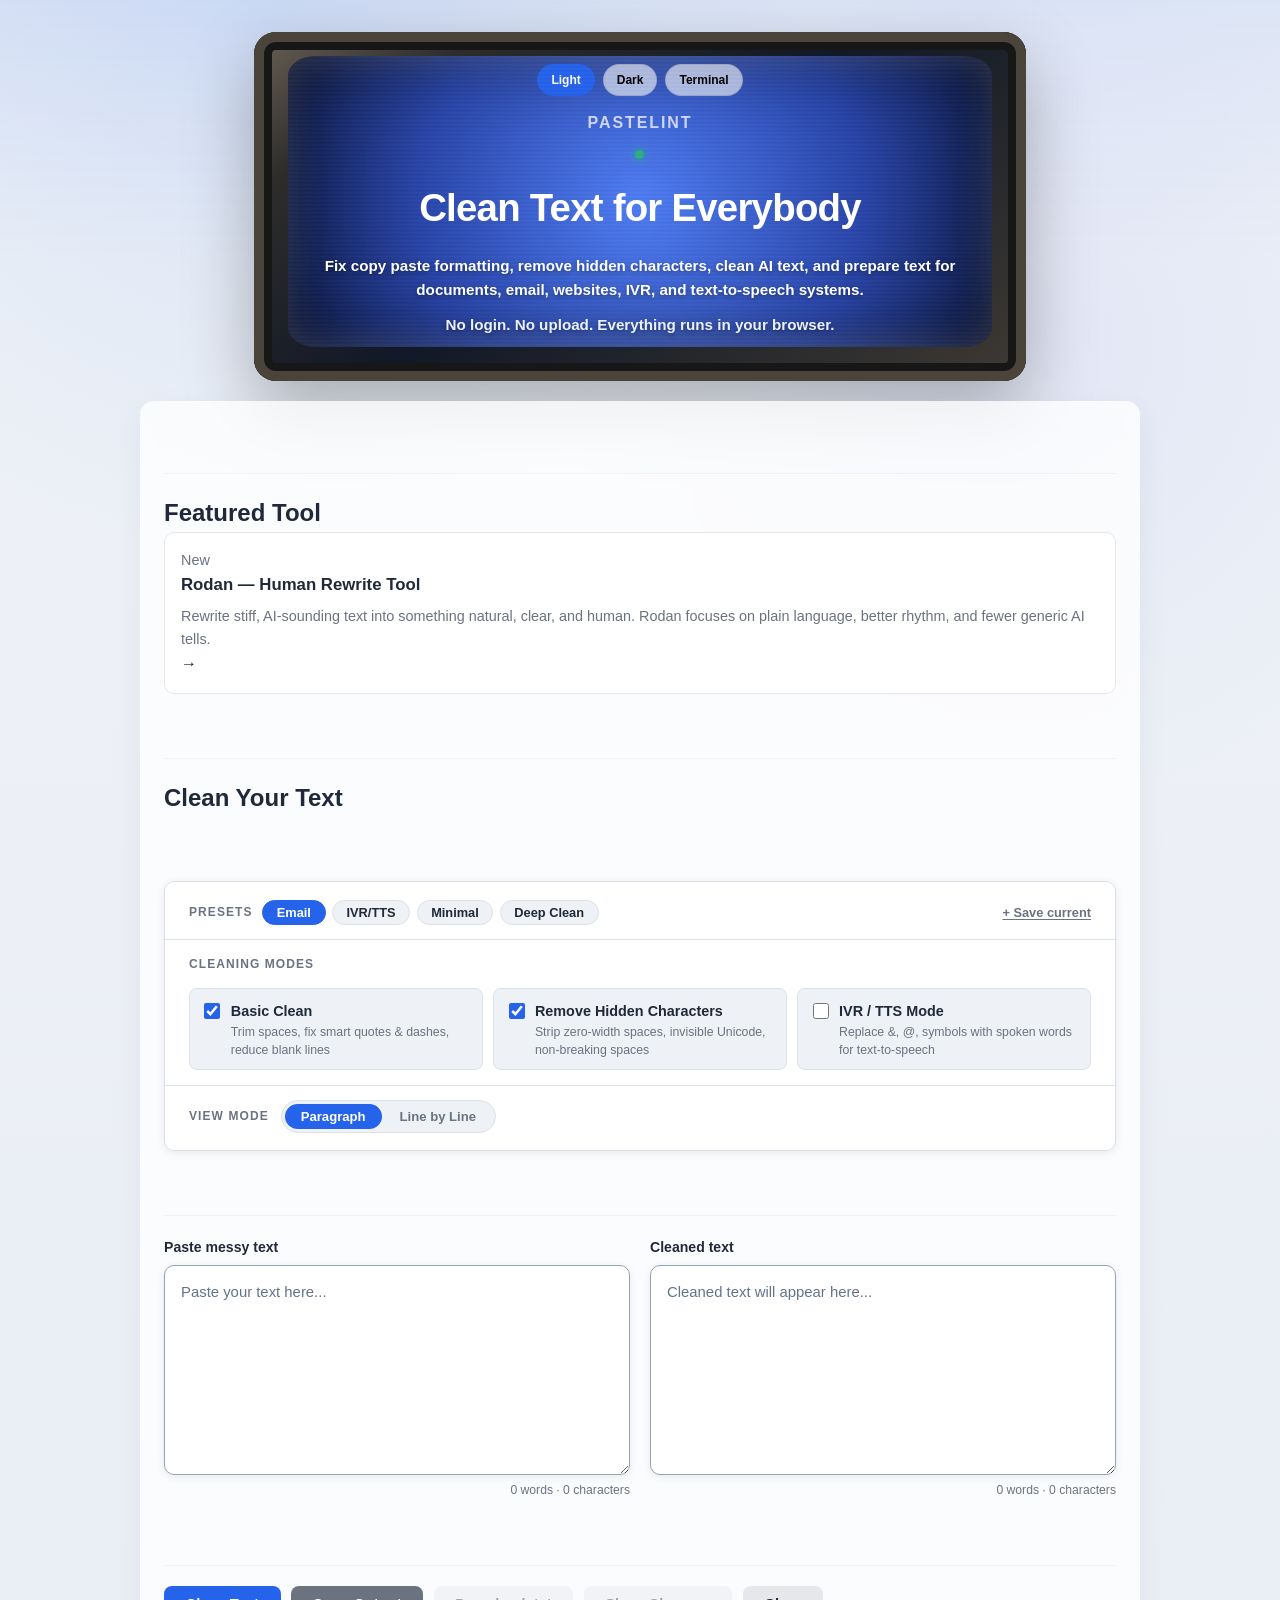
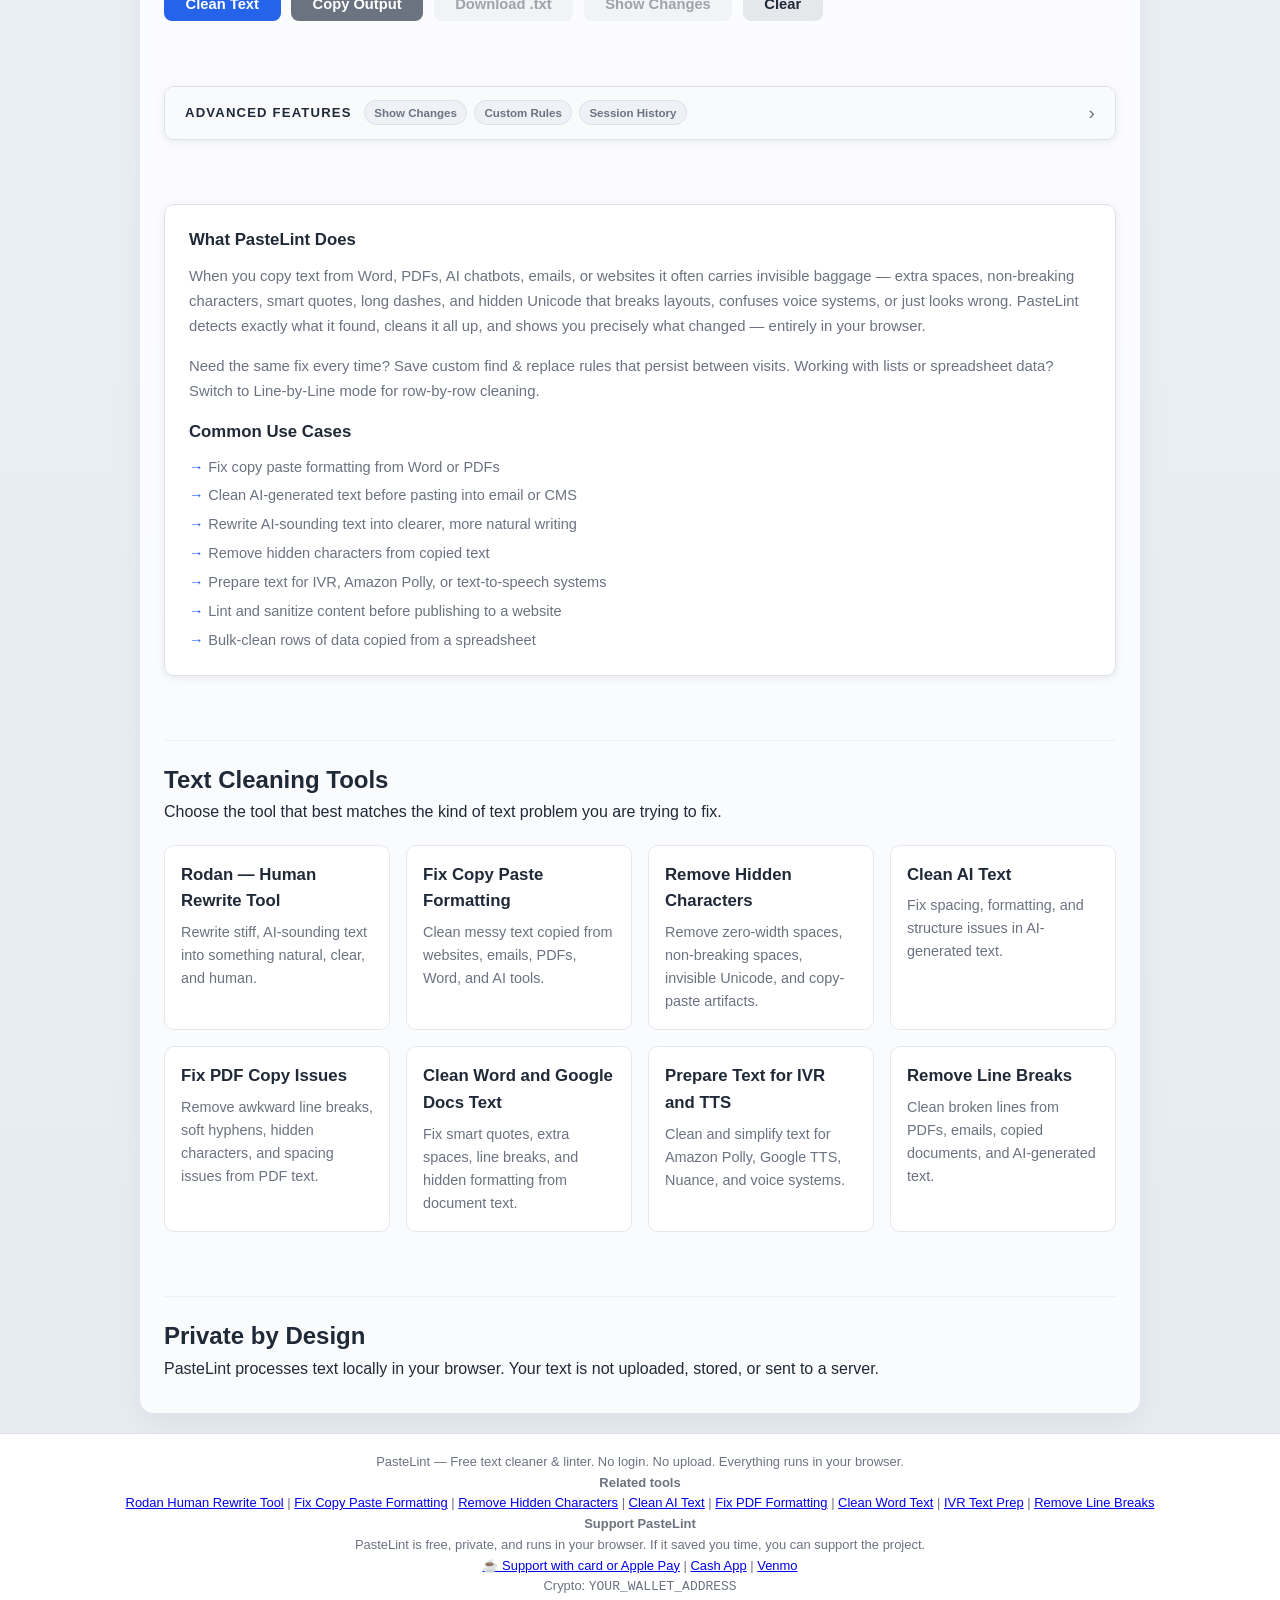
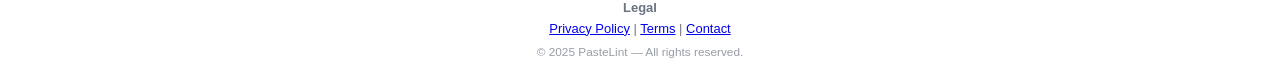
<file: index.html>
<!DOCTYPE html>
<html lang="en">
<head>
  <meta name="google-site-verification" content="qWRlig9zqgl0u2ZTPdFg64jCFXlMoG2fJagXr2LUvyI" />
  <meta charset="UTF-8" />
  <meta name="viewport" content="width=device-width, initial-scale=1.0" />

  <title>PasteLint — Clean Text for Everybody</title>
  <meta name="description" content="PasteLint is a free, privacy-first text cleaning toolkit. Fix copy-paste formatting, remove hidden characters, clean AI text, humanize AI-sounding writing with Rodan, and prepare text for documents, email, websites, IVR, and text-to-speech. No login. No upload. Everything runs in your browser." />

  <link rel="canonical" href="https://guyt1225.github.io/" />

  <meta property="og:type" content="website" />
  <meta property="og:url" content="https://guyt1225.github.io/" />
  <meta property="og:title" content="PasteLint — Clean Text for Everybody" />
  <meta property="og:description" content="A free, privacy-first toolkit for cleaning copied text, removing hidden characters, fixing formatting, humanizing AI-sounding writing, and preparing text for documents, AI output, IVR, and text-to-speech." />

  <meta name="twitter:card" content="summary" />
  <meta name="twitter:title" content="PasteLint — Clean Text for Everybody" />
  <meta name="twitter:description" content="Clean copied text, remove hidden characters, fix formatting, humanize AI-sounding writing, and prepare text for documents, AI output, IVR, and text-to-speech. No login. No upload." />

  <meta name="author" content="PasteLint" />
  <link rel="icon" type="image/svg+xml" href="favicon.svg" />
  <link rel="stylesheet" href="style.css" />

  <script type="application/ld+json">
  {
    "@context": "https://schema.org",
    "@type": "WebApplication",
    "name": "PasteLint",
    "url": "https://guyt1225.github.io/",
    "description": "PasteLint is a free, privacy-first text cleaning toolkit for fixing copy-paste formatting, removing hidden characters, cleaning AI text, humanizing AI-sounding writing, and preparing text for documents, email, websites, IVR, and text-to-speech.",
    "applicationCategory": "UtilitiesApplication",
    "operatingSystem": "Any",
    "browserRequirements": "Requires JavaScript",
    "offers": {
      "@type": "Offer",
      "price": "0",
      "priceCurrency": "USD"
    },
    "creator": {
      "@type": "Organization",
      "name": "PasteLint",
      "url": "https://guyt1225.github.io/"
    },
    "featureList": [
      "Fix copy-paste formatting",
      "Remove hidden characters",
      "Clean AI-generated text",
      "Rewrite AI-sounding text with Rodan",
      "Fix PDF and Word paste issues",
      "Prepare text for IVR and text-to-speech",
      "Apply custom find and replace rules",
      "Compare text changes"
    ]
  }
  </script>
</head>

<body>
<header class="hero">

  <div class="theme-toggle">
    <button data-theme="light">Light</button>
    <button data-theme="dark">Dark</button>
    <button data-theme="terminal">Terminal</button>
  </div>

  <div class="header-brand">
    <a href="index.html" style="color:inherit;text-decoration:none">PasteLint</a>
  </div>

  <h1>Clean Text for Everybody</h1>

  <p class="subtitle">
    Fix copy paste formatting, remove hidden characters, clean AI text, and prepare text for documents, email, websites, IVR, and text-to-speech systems.
  </p>

  <p class="subtitle-small">
    No login. No upload. Everything runs in your browser.
  </p>
</header>

<main>

  <section class="featured-tool-section">
    <h2>Featured Tool</h2>

    <a class="featured-tool-card tool-card" href="/rodan-human-rewrite.html">
      <div>
        <p class="featured-kicker">New</p>
        <h3>Rodan — Human Rewrite Tool</h3>
        <p>
          Rewrite stiff, AI-sounding text into something natural, clear, and human.
          Rodan focuses on plain language, better rhythm, and fewer generic AI tells.
        </p>
      </div>
      <span class="featured-arrow" aria-hidden="true">→</span>
    </a>
  </section>

  <section>
    <h2>Clean Your Text</h2>
  </section>

  <!-- Options: Presets + Cleaning Modes + View Mode -->
  <section class="options-section" aria-label="Cleaning options">

    <!-- Presets Row -->
    <div class="presets-row">
      <span class="options-label">Presets</span>
      <div class="presets-list" id="presets-list"></div>
      <button id="btn-save-preset" class="btn-link">+ Save current</button>
    </div>

    <div class="options-divider"></div>

    <!-- Cleaning Modes -->
    <div class="options-modes-header">
      <span class="options-label">Cleaning Modes</span>
    </div>
    <div class="options-grid">

      <label class="option-label">
        <input type="checkbox" id="mode-basic" checked />
        <span class="option-text">
          <strong>Basic Clean</strong>
          <small>Trim spaces, fix smart quotes &amp; dashes, reduce blank lines</small>
        </span>
      </label>

      <label class="option-label">
        <input type="checkbox" id="mode-hidden" checked />
        <span class="option-text">
          <strong>Remove Hidden Characters</strong>
          <small>Strip zero-width spaces, invisible Unicode, non-breaking spaces</small>
        </span>
      </label>

      <label class="option-label">
        <input type="checkbox" id="mode-ivr" />
        <span class="option-text">
          <strong>IVR / TTS Mode</strong>
          <small>Replace &amp;, @, symbols with spoken words for text-to-speech</small>
        </span>
      </label>

    </div>

    <div class="options-divider"></div>

    <!-- View Mode Toggle -->
    <div class="mode-toggle-row">
      <span class="options-label">View Mode</span>
      <div class="mode-toggle" role="radiogroup" aria-label="View mode">
        <button id="toggle-paragraph" class="mode-toggle-btn active" role="radio" aria-checked="true">Paragraph</button>
        <button id="toggle-lines" class="mode-toggle-btn" role="radio" aria-checked="false">Line by Line</button>
      </div>
    </div>

  </section>

  <!-- Paragraph Mode: Side-by-side textareas -->
  <section class="textareas-section" id="paragraph-section">
    <div class="textarea-wrapper">
      <label for="input-text">Paste messy text</label>
      <textarea id="input-text" placeholder="Paste your text here..." spellcheck="false"></textarea>
      <div class="textarea-footer">
        <span class="char-count" id="input-count">0 words &middot; 0 characters</span>
      </div>
    </div>

    <div class="textarea-wrapper">
      <label for="output-text">Cleaned text</label>
      <textarea id="output-text" placeholder="Cleaned text will appear here..." readonly spellcheck="false"></textarea>
      <div class="textarea-footer">
        <span class="char-count" id="output-count">0 words &middot; 0 characters</span>
      </div>
    </div>
  </section>

  <!-- Line-by-Line Table -->
  <div class="lines-table-wrapper" id="lines-table-wrapper" hidden>
    <div class="lines-summary-bar">
      <span id="lines-summary"></span>
      <button id="btn-copy-lines" class="btn-link">Copy all cleaned lines</button>
    </div>
    <table class="lines-table" aria-label="Line by line comparison">
      <thead>
        <tr>
          <th class="lines-col-num">#</th>
          <th>Original</th>
          <th>Cleaned</th>
          <th class="lines-col-action"></th>
        </tr>
      </thead>
      <tbody id="lines-tbody"></tbody>
    </table>
  </div>

  <!-- Action Buttons -->
  <section class="buttons-section" aria-label="Actions">
    <button id="btn-clean" class="btn btn-primary">Clean Text</button>
    <button id="btn-copy" class="btn btn-secondary">Copy Output</button>
    <button id="btn-download" class="btn btn-ghost" disabled>Download .txt</button>
    <button id="btn-show-diff" class="btn btn-ghost" disabled>Show Changes</button>
    <button id="btn-clear" class="btn btn-ghost">Clear</button>
  </section>

  <div id="copy-feedback" class="copy-feedback" aria-live="polite"></div>

  <!-- Smart Detection Report -->
  <section id="report-section" class="report-section" hidden aria-label="Paste analysis report">
    <div class="report-header">
      <span class="report-title">What PasteLint Found</span>
      <span class="report-badge" id="report-badge"></span>
    </div>
    <ul class="report-list" id="report-list" aria-live="polite"></ul>
  </section>

  <!-- Text Brief / Insight Panel -->
  <section id="brief-section" class="brief-section" hidden aria-label="Text brief and insights">
    <div class="brief-header">
      <span class="brief-title">Text Brief</span>
      <span class="brief-type-badge" id="brief-type-badge"></span>
    </div>
    <div class="brief-stats" id="brief-stats"></div>
    <div class="brief-refs" id="brief-refs"></div>
  </section>

  <!-- Advanced Features -->
  <details class="advanced-details" id="advanced-details">
    <summary class="advanced-summary">
      <span class="advanced-summary-label">Advanced Features</span>
      <span class="advanced-summary-chips">
        <span class="adv-chip">Show Changes</span>
        <span class="adv-chip">Custom Rules</span>
        <span class="adv-chip">Session History</span>
      </span>
      <span class="advanced-summary-arrow" aria-hidden="true">›</span>
    </summary>

    <div class="advanced-body">

      <section id="diff-section" class="diff-section adv-panel" hidden aria-label="Changes view">
        <div class="diff-header">
          <span class="diff-title">What Changed</span>
          <span class="diff-legend">
            <span class="legend-item"><mark class="diff-removed">removed</mark></span>
            <span class="legend-item"><mark class="diff-added">added</mark></span>
            <span class="diff-summary" id="diff-summary"></span>
          </span>
        </div>
        <div id="diff-output" class="diff-output" aria-live="polite"></div>
      </section>

      <section class="custom-rules-section adv-panel" aria-label="Custom find and replace rules">
        <div class="custom-rules-header">
          <div>
            <span class="custom-rules-title">Custom Rules</span>
            <small class="custom-rules-desc">Persistent find &amp; replace — applied after cleaning modes</small>
          </div>
          <button id="btn-add-rule" class="btn-link">+ Add rule</button>
        </div>
        <div id="rules-list" class="rules-list"></div>
      </section>

      <section id="history-section" class="history-section adv-panel" aria-label="Recent sessions">
        <div class="history-header">
          <span class="history-title">Recent Sessions</span>
          <button id="btn-clear-history" class="btn-link btn-link-danger">Clear all</button>
        </div>
        <div id="history-list" class="history-list"></div>
      </section>

    </div>
  </details>

  <!-- SEO Text -->
  <section class="seo-text">
    <h2>What PasteLint Does</h2>
    <p>
      When you copy text from Word, PDFs, AI chatbots, emails, or websites it often carries invisible baggage —
      extra spaces, non-breaking characters, smart quotes, long dashes, and hidden Unicode that breaks layouts,
      confuses voice systems, or just looks wrong. PasteLint detects exactly what it found, cleans it all up,
      and shows you precisely what changed — entirely in your browser.
    </p>
    <p>
      Need the same fix every time? Save custom find &amp; replace rules that persist between visits.
      Working with lists or spreadsheet data? Switch to Line-by-Line mode for row-by-row cleaning.
    </p>
    <h2>Common Use Cases</h2>
    <ul class="use-cases">
      <li>Fix copy paste formatting from Word or PDFs</li>
      <li>Clean AI-generated text before pasting into email or CMS</li>
      <li>Rewrite AI-sounding text into clearer, more natural writing</li>
      <li>Remove hidden characters from copied text</li>
      <li>Prepare text for IVR, Amazon Polly, or text-to-speech systems</li>
      <li>Lint and sanitize content before publishing to a website</li>
      <li>Bulk-clean rows of data copied from a spreadsheet</li>
    </ul>
  </section>

  <section class="tools-grid-section">
    <h2>Text Cleaning Tools</h2>
    <p>
      Choose the tool that best matches the kind of text problem you are trying to fix.
    </p>

    <div class="tool-grid">
      <a class="tool-card" href="/rodan-human-rewrite.html">
        <h3>Rodan — Human Rewrite Tool</h3>
        <p>Rewrite stiff, AI-sounding text into something natural, clear, and human.</p>
      </a>

      <a class="tool-card" href="/fix-copy-paste-formatting.html">
        <h3>Fix Copy Paste Formatting</h3>
        <p>Clean messy text copied from websites, emails, PDFs, Word, and AI tools.</p>
      </a>

      <a class="tool-card" href="/remove-hidden-characters.html">
        <h3>Remove Hidden Characters</h3>
        <p>Remove zero-width spaces, non-breaking spaces, invisible Unicode, and copy-paste artifacts.</p>
      </a>

      <a class="tool-card" href="/ai-text-cleaner.html">
        <h3>Clean AI Text</h3>
        <p>Fix spacing, formatting, and structure issues in AI-generated text.</p>
      </a>

      <a class="tool-card" href="/pdf-copy-fix.html">
        <h3>Fix PDF Copy Issues</h3>
        <p>Remove awkward line breaks, soft hyphens, hidden characters, and spacing issues from PDF text.</p>
      </a>

      <a class="tool-card" href="/word-paste-cleaner.html">
        <h3>Clean Word and Google Docs Text</h3>
        <p>Fix smart quotes, extra spaces, line breaks, and hidden formatting from document text.</p>
      </a>

      <a class="tool-card" href="/ivr-text-prep.html">
        <h3>Prepare Text for IVR and TTS</h3>
        <p>Clean and simplify text for Amazon Polly, Google TTS, Nuance, and voice systems.</p>
      </a>

      <a class="tool-card" href="/remove-line-breaks.html">
        <h3>Remove Line Breaks</h3>
        <p>Clean broken lines from PDFs, emails, copied documents, and AI-generated text.</p>
      </a>
    </div>
  </section>

  <section>
    <h2>Private by Design</h2>
    <p>
      PasteLint processes text locally in your browser. Your text is not uploaded, stored, or sent to a server.
    </p>
  </section>

</main>

<footer>
  <p>
    PasteLint &mdash; Free text cleaner &amp; linter. No login. No upload. Everything runs in your browser.
  </p>

  <h4>Related tools</h4>
  <p>
    <a href="/rodan-human-rewrite.html">Rodan Human Rewrite Tool</a> |
    <a href="/fix-copy-paste-formatting.html">Fix Copy Paste Formatting</a> |
    <a href="/remove-hidden-characters.html">Remove Hidden Characters</a> |
    <a href="/ai-text-cleaner.html">Clean AI Text</a> |
    <a href="/pdf-copy-fix.html">Fix PDF Formatting</a> |
    <a href="/word-paste-cleaner.html">Clean Word Text</a> |
    <a href="/ivr-text-prep.html">IVR Text Prep</a> |
    <a href="/remove-line-breaks.html">Remove Line Breaks</a>
  </p>

  <h4>Support PasteLint</h4>
<p>
  PasteLint is free, private, and runs in your browser. If it saved you time,
  you can support the project.
</p>
<p>
  <a href="YOUR_STRIPE_PAYMENT_LINK" target="_blank" rel="noopener">☕ Support with card or Apple Pay</a>
  |
  <a href="https://cash.app/$YOUR_CASHTAG" target="_blank" rel="noopener">Cash App</a>
  |
  <a href="https://venmo.com/YOUR_VENMO_NAME" target="_blank" rel="noopener">Venmo</a>
</p>
  <p>
  Crypto: <code>YOUR_WALLET_ADDRESS</code>
</p>
  <h4>Legal</h4>
  <p>
    <a href="/privacy-policy.html">Privacy Policy</a> |
    <a href="/terms.html">Terms</a> |
    <a href="/contact.html">Contact</a>
  </p>

  <p class="footer-copy">
    &copy; 2025 PasteLint &mdash; All rights reserved.
  </p>
</footer>

<script src="script.js"></script>
</body>
</html>
</file>
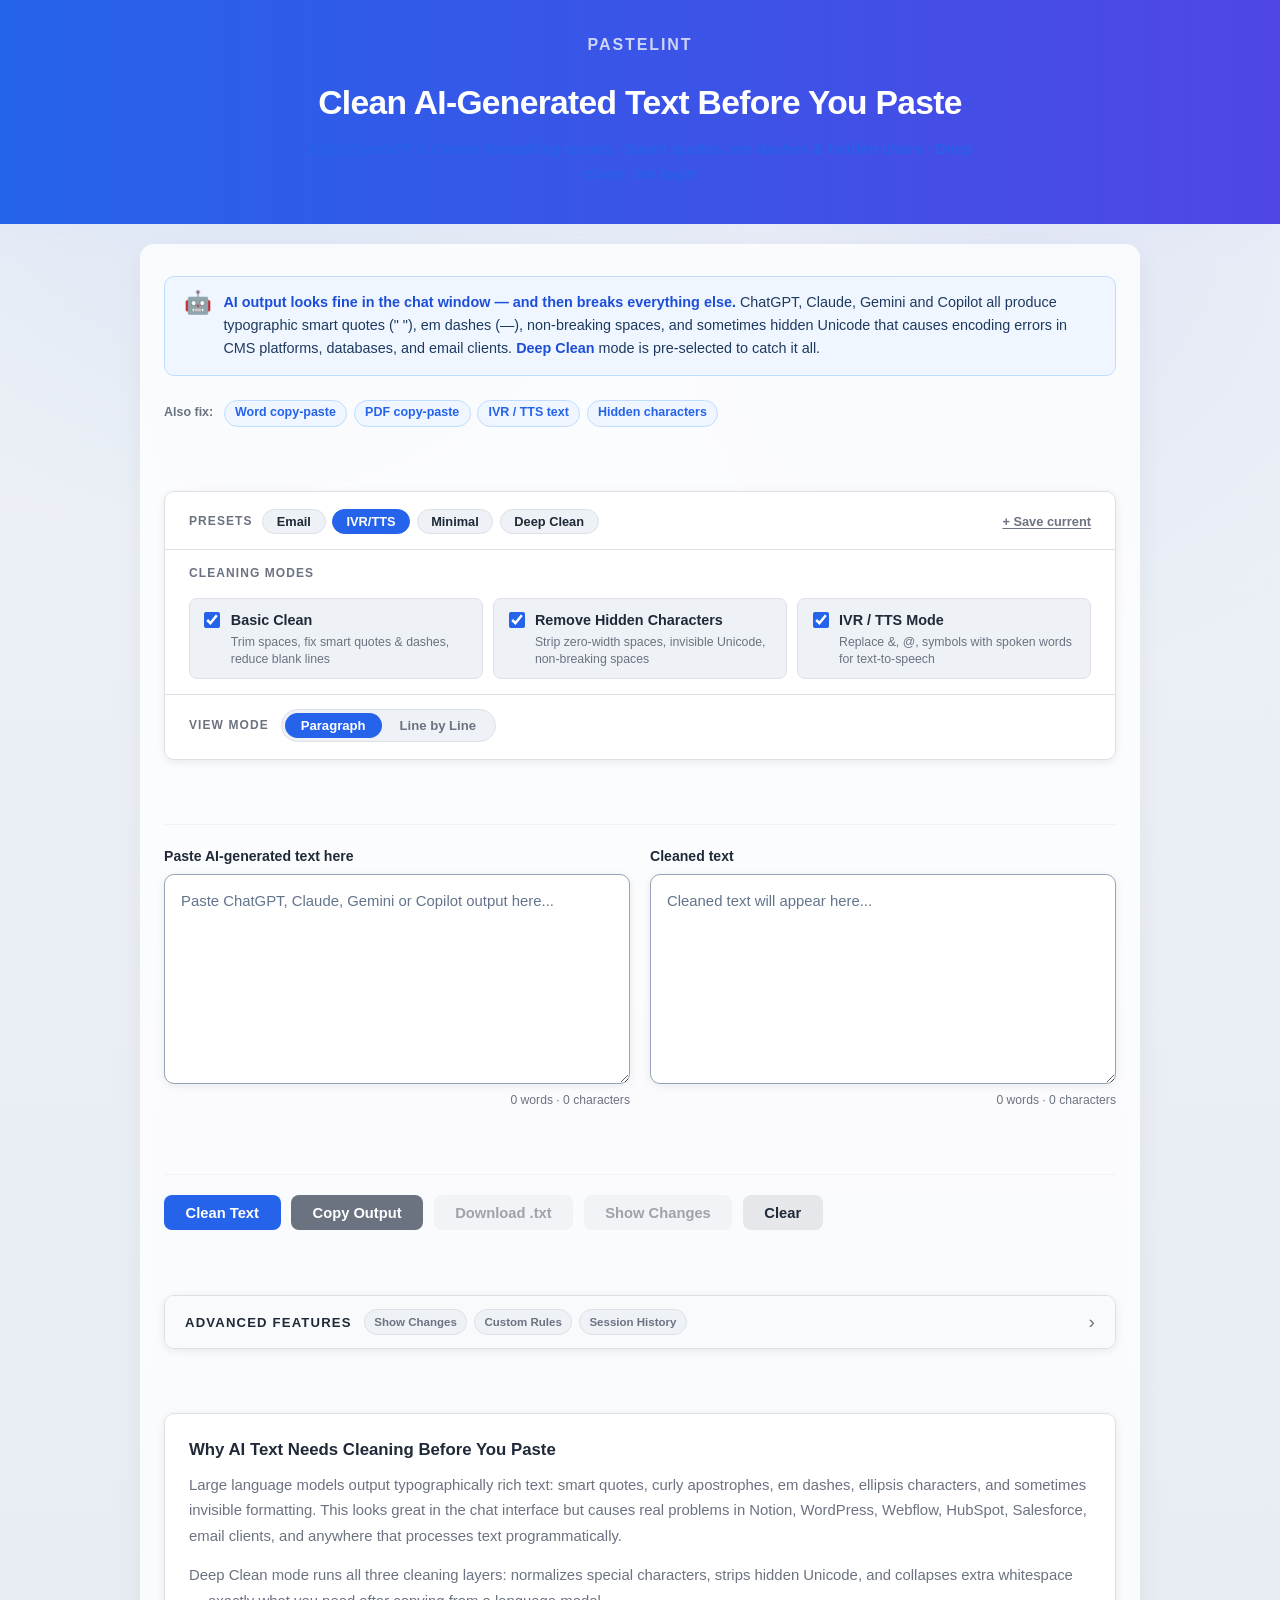
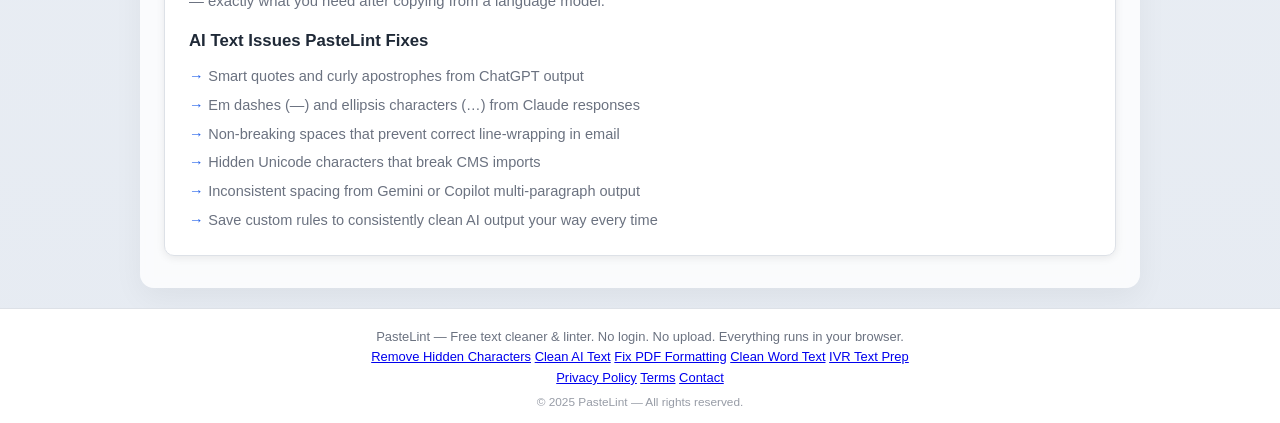
<file: ai-text-cleaner.html>
<!DOCTYPE html>
<html lang="en">
<head>
  <meta charset="UTF-8" />
  <meta name="viewport" content="width=device-width, initial-scale=1.0" />
  <title>Clean AI-Generated Text Before Pasting | Remove ChatGPT Formatting | PasteLint</title>
  <meta name="description" content="Strip smart quotes, em dashes, bullet-point clutter and hidden characters from ChatGPT, Claude, Gemini or Copilot output before pasting into your CMS, email or document. Free, instant, browser-only." />
  <link rel="canonical" href="https://guyt1225.github.io/ai-text-cleaner.html" />
  <meta property="og:type" content="website" />
  <meta property="og:url" content="https://pastelint.replit.app/ai-text-cleaner.html" />
  <meta property="og:title" content="Clean AI-Generated Text Before Pasting | PasteLint" />
  <meta property="og:description" content="Strip smart quotes, em dashes and hidden characters from ChatGPT, Claude, Gemini or Copilot output before pasting into your CMS or email. Free, browser-only." />
  <meta name="twitter:card" content="summary" />
  <meta name="twitter:title" content="Clean AI-Generated Text Before Pasting | PasteLint" />
  <meta name="twitter:description" content="Strip smart quotes, em dashes and hidden characters from ChatGPT, Claude, Gemini or Copilot output before pasting into your CMS or email. Free, browser-only." />
  <meta name="author" content="PasteLint" />
  <link rel="icon" type="image/svg+xml" href="favicon.svg" />
  <link rel="stylesheet" href="style.css" />
  

  
</head>
<body data-default-preset="Deep Clean">

  <header>
    <div class="header-brand"><a href="index.html" style="color:inherit;text-decoration:none">PasteLint</a></div>
    <h1>Clean AI-Generated Text Before You Paste</h1>
    <p class="subtitle">Strip ChatGPT &amp; Claude formatting issues · Smart quotes, em dashes &amp; hidden chars · Deep clean · No login</p>
  </header>

  <main>

    <div class="lp-intro">
      <span class="lp-intro-icon">🤖</span>
      <p class="lp-intro-text">
        <strong>AI output looks fine in the chat window — and then breaks everything else.</strong>
        ChatGPT, Claude, Gemini and Copilot all produce typographic smart quotes (" "), em dashes (—), non-breaking spaces, and sometimes hidden Unicode that causes encoding errors in CMS platforms, databases, and email clients.
        <strong>Deep Clean</strong> mode is pre-selected to catch it all.
      </p>
    </div>

    <div class="lp-nav">
      <span class="lp-nav-label">Also fix:</span>
      <a href="word-paste-cleaner.html">Word copy-paste</a>
      <a href="pdf-copy-fix.html">PDF copy-paste</a>
      <a href="ivr-text-prep.html">IVR / TTS text</a>
      <a href="remove-hidden-characters.html">Hidden characters</a>
    </div>

    <!-- Options: Presets + Cleaning Modes + View Mode -->
    <section class="options-section" aria-label="Cleaning options">

      <div class="presets-row">
        <span class="options-label">Presets</span>
        <div class="presets-list" id="presets-list"></div>
        <button id="btn-save-preset" class="btn-link">+ Save current</button>
      </div>

      <div class="options-divider"></div>

      <div class="options-modes-header">
        <span class="options-label">Cleaning Modes</span>
      </div>
      <div class="options-grid">

        <label class="option-label">
          <input type="checkbox" id="mode-basic" checked />
          <span class="option-text">
            <strong>Basic Clean</strong>
            <small>Trim spaces, fix smart quotes &amp; dashes, reduce blank lines</small>
          </span>
        </label>

        <label class="option-label">
          <input type="checkbox" id="mode-hidden" checked />
          <span class="option-text">
            <strong>Remove Hidden Characters</strong>
            <small>Strip zero-width spaces, invisible Unicode, non-breaking spaces</small>
          </span>
        </label>

        <label class="option-label">
          <input type="checkbox" id="mode-ivr" />
          <span class="option-text">
            <strong>IVR / TTS Mode</strong>
            <small>Replace &amp;, @, symbols with spoken words for text-to-speech</small>
          </span>
        </label>

      </div>

      <div class="options-divider"></div>

      <div class="mode-toggle-row">
        <span class="options-label">View Mode</span>
        <div class="mode-toggle" role="radiogroup" aria-label="View mode">
          <button id="toggle-paragraph" class="mode-toggle-btn active" role="radio" aria-checked="true">Paragraph</button>
          <button id="toggle-lines" class="mode-toggle-btn" role="radio" aria-checked="false">Line by Line</button>
        </div>
      </div>

    </section>

    <section class="textareas-section" id="paragraph-section">
      <div class="textarea-wrapper">
        <label for="input-text">Paste AI-generated text here</label>
        <textarea id="input-text" placeholder="Paste ChatGPT, Claude, Gemini or Copilot output here..." spellcheck="false"></textarea>
        <div class="textarea-footer">
          <span class="char-count" id="input-count">0 words &middot; 0 characters</span>
        </div>
      </div>
      <div class="textarea-wrapper">
        <label for="output-text">Cleaned text</label>
        <textarea id="output-text" placeholder="Cleaned text will appear here..." readonly spellcheck="false"></textarea>
        <div class="textarea-footer">
          <span class="char-count" id="output-count">0 words &middot; 0 characters</span>
        </div>
      </div>
    </section>

    <div class="lines-table-wrapper" id="lines-table-wrapper" hidden>
      <div class="lines-summary-bar">
        <span id="lines-summary"></span>
        <button id="btn-copy-lines" class="btn-link">Copy all cleaned lines</button>
      </div>
      <table class="lines-table" aria-label="Line by line comparison">
        <thead>
          <tr>
            <th class="lines-col-num">#</th>
            <th>Original</th>
            <th>Cleaned</th>
            <th class="lines-col-action"></th>
          </tr>
        </thead>
        <tbody id="lines-tbody"></tbody>
      </table>
    </div>

    <section class="buttons-section" aria-label="Actions">
      <button id="btn-clean" class="btn btn-primary">Clean Text</button>
      <button id="btn-copy" class="btn btn-secondary">Copy Output</button>
      <button id="btn-download" class="btn btn-ghost" disabled>Download .txt</button>
      <button id="btn-show-diff" class="btn btn-ghost" disabled>Show Changes</button>
      <button id="btn-clear" class="btn btn-ghost">Clear</button>
    </section>

    <div id="copy-feedback" class="copy-feedback" aria-live="polite"></div>

    <section id="report-section" class="report-section" hidden aria-label="Paste analysis report">
      <div class="report-header">
        <span class="report-title">What PasteLint Found</span>
        <span class="report-badge" id="report-badge"></span>
      </div>
      <ul class="report-list" id="report-list" aria-live="polite"></ul>
    </section>

    <section id="brief-section" class="brief-section" hidden aria-label="Text brief and insights">
      <div class="brief-header">
        <span class="brief-title">Text Brief</span>
        <span class="brief-type-badge" id="brief-type-badge"></span>
      </div>
      <div class="brief-stats" id="brief-stats"></div>
      <div class="brief-refs" id="brief-refs"></div>
    </section>

    <details class="advanced-details" id="advanced-details">
      <summary class="advanced-summary">
        <span class="advanced-summary-label">Advanced Features</span>
        <span class="advanced-summary-chips">
          <span class="adv-chip">Show Changes</span>
          <span class="adv-chip">Custom Rules</span>
          <span class="adv-chip">Session History</span>
        </span>
        <span class="advanced-summary-arrow" aria-hidden="true">›</span>
      </summary>
      <div class="advanced-body">
        <section id="diff-section" class="diff-section adv-panel" hidden aria-label="Changes view">
          <div class="diff-header">
            <span class="diff-title">What Changed</span>
            <span class="diff-legend">
              <span class="legend-item"><mark class="diff-removed">removed</mark></span>
              <span class="legend-item"><mark class="diff-added">added</mark></span>
              <span class="diff-summary" id="diff-summary"></span>
            </span>
          </div>
          <div id="diff-output" class="diff-output" aria-live="polite"></div>
        </section>
        <section class="custom-rules-section adv-panel" aria-label="Custom find and replace rules">
          <div class="custom-rules-header">
            <div>
              <span class="custom-rules-title">Custom Rules</span>
              <small class="custom-rules-desc">Persistent find &amp; replace — applied after cleaning modes</small>
            </div>
            <button id="btn-add-rule" class="btn-link">+ Add rule</button>
          </div>
          <div id="rules-list" class="rules-list"></div>
        </section>
        <section id="history-section" class="history-section adv-panel" aria-label="Recent sessions">
          <div class="history-header">
            <span class="history-title">Recent Sessions</span>
            <button id="btn-clear-history" class="btn-link btn-link-danger">Clear all</button>
          </div>
          <div id="history-list" class="history-list"></div>
        </section>
      </div>
    </details>

    <section class="seo-text">
      <h2>Why AI Text Needs Cleaning Before You Paste</h2>
      <p>
        Large language models output typographically rich text: smart quotes, curly apostrophes, em dashes, ellipsis characters,
        and sometimes invisible formatting. This looks great in the chat interface but causes real problems in Notion, WordPress,
        Webflow, HubSpot, Salesforce, email clients, and anywhere that processes text programmatically.
      </p>
      <p>
        Deep Clean mode runs all three cleaning layers: normalizes special characters, strips hidden Unicode, and collapses
        extra whitespace — exactly what you need after copying from a language model.
      </p>
      <h2>AI Text Issues PasteLint Fixes</h2>
      <ul class="use-cases">
        <li>Smart quotes and curly apostrophes from ChatGPT output</li>
        <li>Em dashes (—) and ellipsis characters (…) from Claude responses</li>
        <li>Non-breaking spaces that prevent correct line-wrapping in email</li>
        <li>Hidden Unicode characters that break CMS imports</li>
        <li>Inconsistent spacing from Gemini or Copilot multi-paragraph output</li>
        <li>Save custom rules to consistently clean AI output your way every time</li>
      </ul>
    </section>

  </main>

 <footer>
  <p>
    PasteLint &mdash; Free text cleaner &amp; linter. No login. No upload. Everything runs in your browser.
  </p>

  <p>
    <a href="/remove-hidden-characters.html">Remove Hidden Characters</a> 
    <a href="/ai-text-cleaner.html">Clean AI Text</a> 
    <a href="/pdf-copy-fix.html">Fix PDF Formatting</a>
    <a href="/word-paste-cleaner.html">Clean Word Text</a> 
    <a href="/ivr-text-prep.html">IVR Text Prep</a>
  </p>

  <p>
    <a href="/privacy-policy">Privacy Policy</a> 
    <a href="/terms">Terms</a> 
    <a href="/contact">Contact</a>
  </p>

  <p class="footer-copy">
    &copy; 2025 PasteLint &mdash; All rights reserved.
  </p>
</footer>

  <script src="script.js"></script>
</body>
</html>
</file>
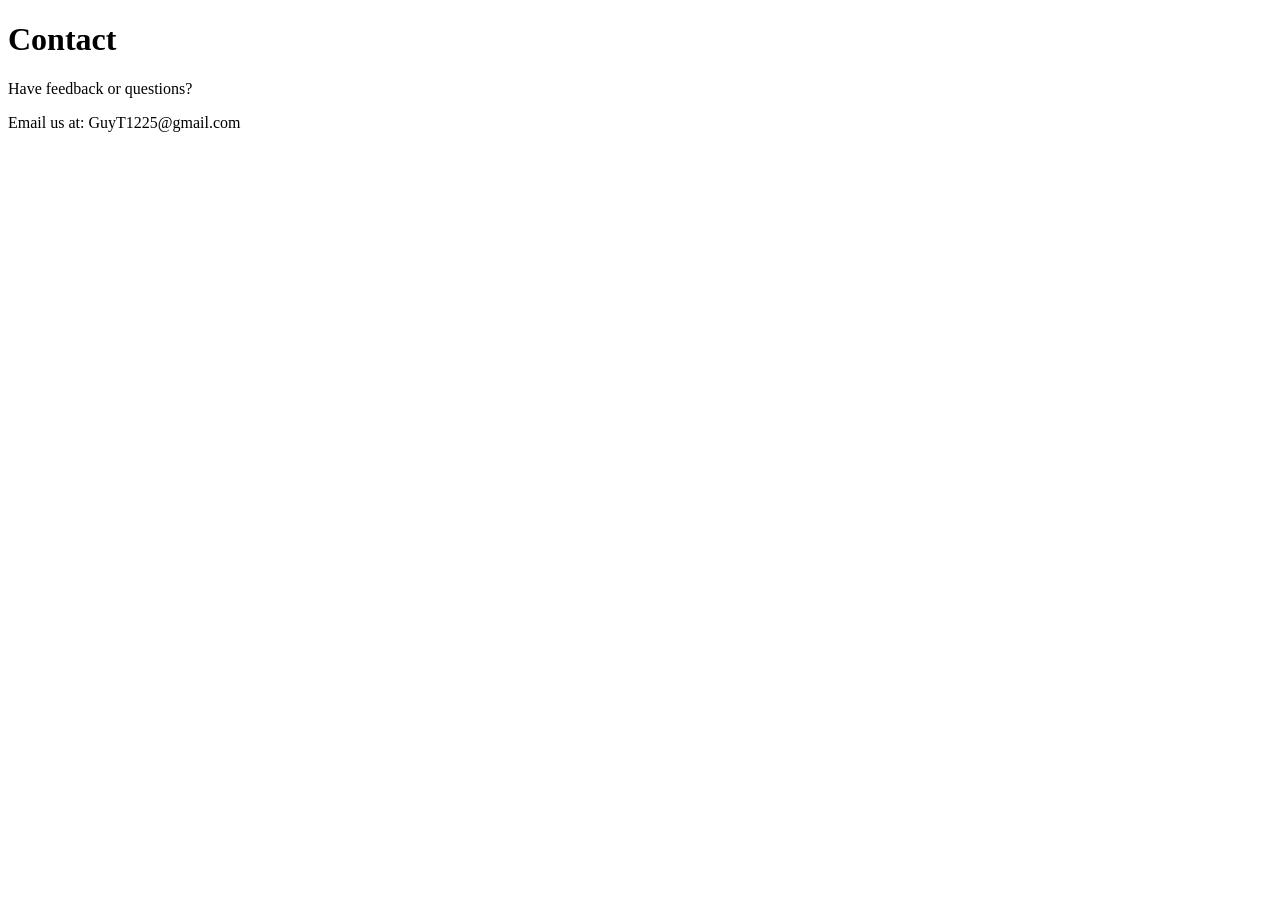
<file: contact.html>
<!DOCTYPE html>
<html lang="en">
<head>
  <meta charset="UTF-8">
  <title>Contact - PasteLint</title>
  <meta name="viewport" content="width=device-width, initial-scale=1">
</head>
<body>
  <h1>Contact</h1>
  <p>Have feedback or questions?</p>
  <p>Email us at: GuyT1225@gmail.com</p>
</body>
</html>
</file>
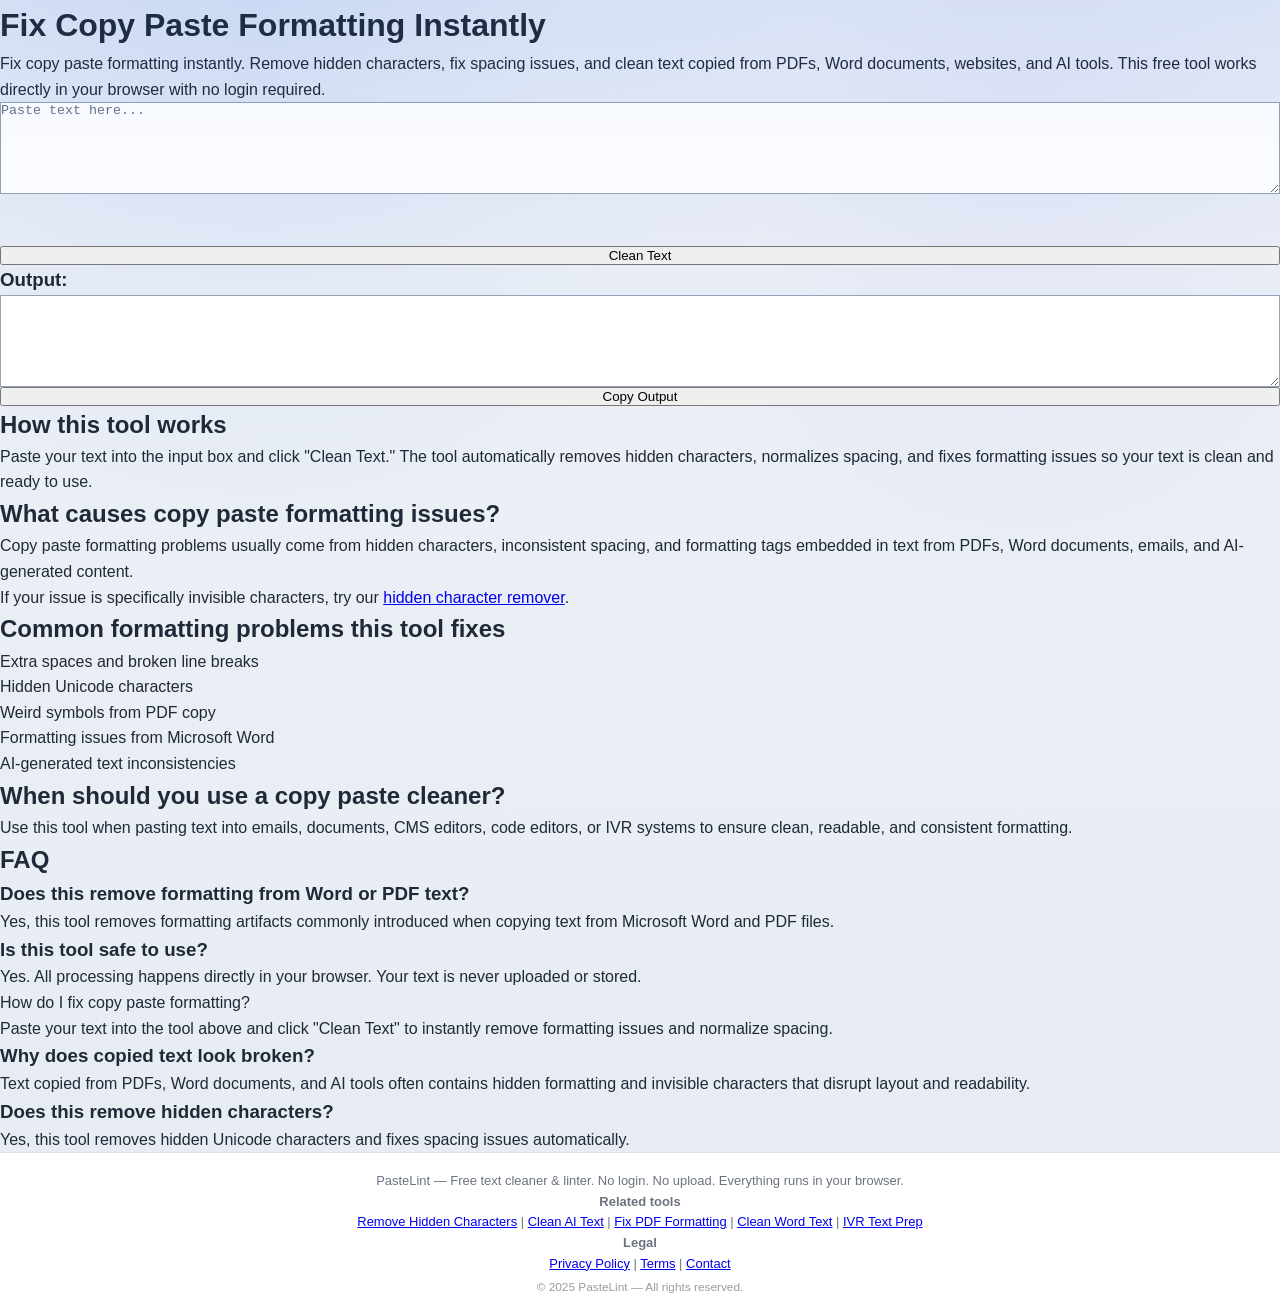
<file: fix-copy-paste-formatting.html>
<!DOCTYPE html>
<html lang="en">
<head>
  <meta charset="UTF-8">
  <title>Fix Copy Paste Formatting Instantly | PasteLint</title>

  <meta name="description" content="Fix copy paste formatting instantly. Remove hidden characters, clean AI text, fix spacing issues, and prepare text for documents, email, websites, and IVR systems. No login. No upload." />

  <meta name="viewport" content="width=device-width, initial-scale=1">

  <!-- Canonical -->
  <link rel="canonical" href="https://guyt1225.github.io/fix-copy-paste-formatting.html" />

  <link rel="stylesheet" href="style.css">
</head>

<body>

  <h1>Fix Copy Paste Formatting Instantly</h1>

  <p>
    Fix copy paste formatting instantly. Remove hidden characters, fix spacing issues, and clean text copied from PDFs, Word documents, websites, and AI tools. This free tool works directly in your browser with no login required.
  </p>

  <!-- Tool -->
  <textarea id="input" rows="6" cols="50" placeholder="Paste text here..."></textarea>
  <br><br>

  <button onclick="cleanText()">Clean Text</button>

  <h3>Output:</h3>
  <textarea id="output" rows="6" cols="50" readonly></textarea>

  <button onclick="copyOutput()">Copy Output</button>

  <script src="script.js"></script>

</body>
</html>

  <!-- SEO CONTENT -->
<h2>How this tool works</h2>
<p>
Paste your text into the input box and click "Clean Text." The tool automatically removes hidden characters, normalizes spacing, and fixes formatting issues so your text is clean and ready to use.
</p>
  <h2>What causes copy paste formatting issues?</h2>
  <p>
    Copy paste formatting problems usually come from hidden characters, inconsistent spacing, and formatting tags embedded in text from PDFs, Word documents, emails, and AI-generated content.
  </p>
<p>
If your issue is specifically invisible characters, try our <a href="/remove-hidden-characters.html">hidden character remover</a>.
</p>
  <h2>Common formatting problems this tool fixes</h2>
  <ul>
    <li>Extra spaces and broken line breaks</li>
    <li>Hidden Unicode characters</li>
    <li>Weird symbols from PDF copy</li>
    <li>Formatting issues from Microsoft Word</li>
    <li>AI-generated text inconsistencies</li>
  </ul>

  <h2>When should you use a copy paste cleaner?</h2>
  <p>
    Use this tool when pasting text into emails, documents, CMS editors, code editors, or IVR systems to ensure clean, readable, and consistent formatting.
  </p>

  <!-- FAQ SECTION -->

  <h2>FAQ</h2>
  <h3>Does this remove formatting from Word or PDF text?</h3>
<p>
Yes, this tool removes formatting artifacts commonly introduced when copying text from Microsoft Word and PDF files.
</p>

<h3>Is this tool safe to use?</h3>
<p>
Yes. All processing happens directly in your browser. Your text is never uploaded or stored.
</p

  <h3>How do I fix copy paste formatting?</h3>
  <p>
    Paste your text into the tool above and click "Clean Text" to instantly remove formatting issues and normalize spacing.
  </p>

  <h3>Why does copied text look broken?</h3>
  <p>
    Text copied from PDFs, Word documents, and AI tools often contains hidden formatting and invisible characters that disrupt layout and readability.
  </p>

  <h3>Does this remove hidden characters?</h3>
  <p>
    Yes, this tool removes hidden Unicode characters and fixes spacing issues automatically.
  </p>

  <!-- FOOTER -->

  <footer>
    <p>
      PasteLint &mdash; Free text cleaner &amp; linter. No login. No upload. Everything runs in your browser.
    </p>

    <h4>Related tools</h4>
    <p>
      <a href="/remove-hidden-characters.html">Remove Hidden Characters</a> |
      <a href="/ai-text-cleaner.html">Clean AI Text</a> |
      <a href="/pdf-copy-fix.html">Fix PDF Formatting</a> |
      <a href="/word-paste-cleaner.html">Clean Word Text</a> |
      <a href="/ivr-text-prep.html">IVR Text Prep</a>
    </p>

    <h4>Legal</h4>
    <p>
      <a href="/privacy-policy">Privacy Policy</a> |
      <a href="/terms">Terms</a> |
      <a href="/contact">Contact</a>
    </p>

    <p class="footer-copy">
      &copy; 2025 PasteLint &mdash; All rights reserved.
    </p>
  </footer>

  <script src="script.js"></script>

</body>
</html>
</file>
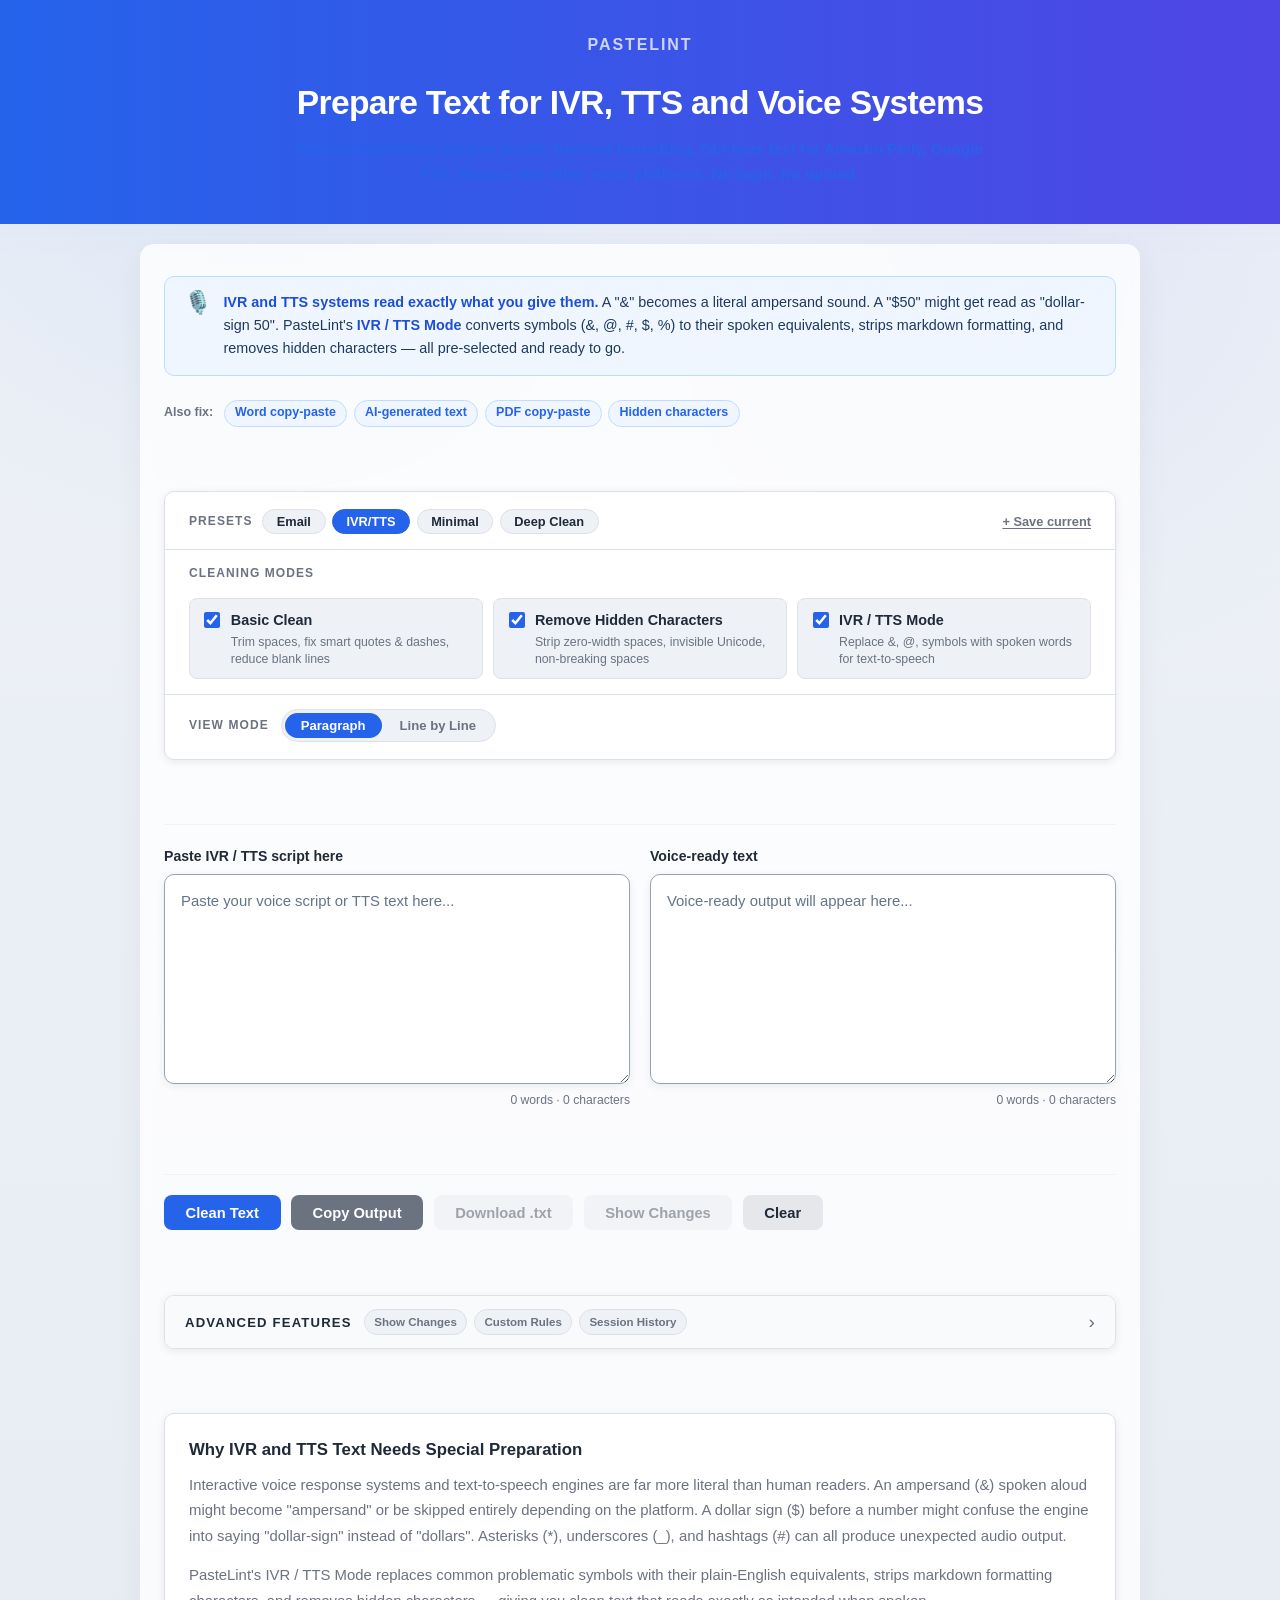
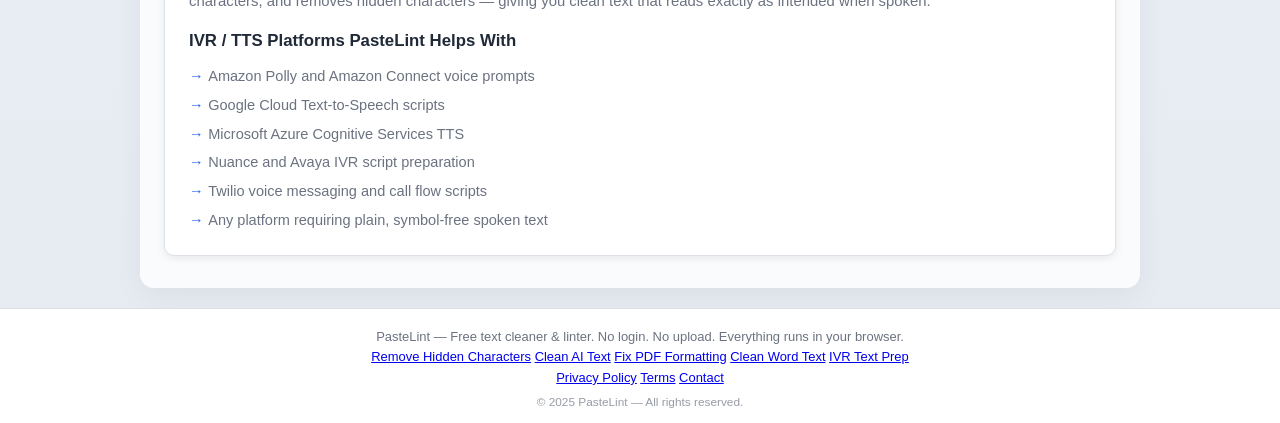
<file: ivr-text-prep.html>
<!DOCTYPE html>
<html lang="en">
<head>
  <meta charset="UTF-8" />
  <meta name="viewport" content="width=device-width, initial-scale=1.0" />

  <title>Prepare Text for IVR and Text to Speech | PasteLint</title>

  <meta name="description" content="Prepare text for IVR and text-to-speech systems. Convert symbols to spoken words, remove formatting, and clean text for Amazon Polly, Google TTS, and other voice platforms. Free, browser-based, no login or upload." />

  <!-- Canonical -->
  <link rel="canonical" href="https://guyt1225.github.io/ivr-text-prep.html" />

  <!-- Open Graph -->
  <meta property="og:type" content="website" />
  <meta property="og:url" content="https://guyt1225.github.io/ivr-text-prep.html" />
  <meta property="og:title" content="Prepare Text for IVR and Text to Speech | PasteLint" />
  <meta property="og:description" content="Clean and format text for IVR and TTS systems. Convert symbols to spoken words and prepare text for voice platforms directly in your browser." />

  <!-- Twitter -->
  <meta name="twitter:card" content="summary" />
  <meta name="twitter:title" content="Prepare Text for IVR and Text to Speech | PasteLint" />
  <meta name="twitter:description" content="Prepare and clean text for IVR and TTS systems. Convert symbols, remove formatting, and optimize for voice output. No login. No upload." />

  <meta name="author" content="PasteLint" />
  <link rel="icon" type="image/svg+xml" href="favicon.svg" />
  <link rel="stylesheet" href="style.css" />
</head>

<body data-default-preset="IVR/TTS">

  <header>
    <div class="header-brand">
      <a href="index.html" style="color:inherit;text-decoration:none">PasteLint</a>
    </div>

    <h1>Prepare Text for IVR, TTS and Voice Systems</h1>

    <p class="subtitle">
      Convert symbols to spoken words. Remove formatting. Optimize text for Amazon Polly, Google TTS, Nuance and other voice platforms. No login. No upload.
    </p>
  </header>

  <main>

    <div class="lp-intro">
      <span class="lp-intro-icon">🎙️</span>
      <p class="lp-intro-text">
        <strong>IVR and TTS systems read exactly what you give them.</strong>
        A "&amp;" becomes a literal ampersand sound. A "$50" might get read as "dollar-sign 50". PasteLint's
        <strong>IVR / TTS Mode</strong> converts symbols (&amp;, @, #, $, %) to their spoken equivalents,
        strips markdown formatting, and removes hidden characters — all pre-selected and ready to go.
      </p>
    </div>

    <div class="lp-nav">
      <span class="lp-nav-label">Also fix:</span>
      <a href="word-paste-cleaner.html">Word copy-paste</a>
      <a href="ai-text-cleaner.html">AI-generated text</a>
      <a href="pdf-copy-fix.html">PDF copy-paste</a>
      <a href="remove-hidden-characters.html">Hidden characters</a>
    </div>

    <!-- Options: Presets + Cleaning Modes + View Mode -->
    <section class="options-section" aria-label="Cleaning options">

      <div class="presets-row">
        <span class="options-label">Presets</span>
        <div class="presets-list" id="presets-list"></div>
        <button id="btn-save-preset" class="btn-link">+ Save current</button>
      </div>

      <div class="options-divider"></div>

      <div class="options-modes-header">
        <span class="options-label">Cleaning Modes</span>
      </div>
      <div class="options-grid">

        <label class="option-label">
          <input type="checkbox" id="mode-basic" checked />
          <span class="option-text">
            <strong>Basic Clean</strong>
            <small>Trim spaces, fix smart quotes &amp; dashes, reduce blank lines</small>
          </span>
        </label>

        <label class="option-label">
          <input type="checkbox" id="mode-hidden" checked />
          <span class="option-text">
            <strong>Remove Hidden Characters</strong>
            <small>Strip zero-width spaces, invisible Unicode, non-breaking spaces</small>
          </span>
        </label>

        <label class="option-label">
          <input type="checkbox" id="mode-ivr" />
          <span class="option-text">
            <strong>IVR / TTS Mode</strong>
            <small>Replace &amp;, @, symbols with spoken words for text-to-speech</small>
          </span>
        </label>

      </div>

      <div class="options-divider"></div>

      <div class="mode-toggle-row">
        <span class="options-label">View Mode</span>
        <div class="mode-toggle" role="radiogroup" aria-label="View mode">
          <button id="toggle-paragraph" class="mode-toggle-btn active" role="radio" aria-checked="true">Paragraph</button>
          <button id="toggle-lines" class="mode-toggle-btn" role="radio" aria-checked="false">Line by Line</button>
        </div>
      </div>

    </section>

    <section class="textareas-section" id="paragraph-section">
      <div class="textarea-wrapper">
        <label for="input-text">Paste IVR / TTS script here</label>
        <textarea id="input-text" placeholder="Paste your voice script or TTS text here..." spellcheck="false"></textarea>
        <div class="textarea-footer">
          <span class="char-count" id="input-count">0 words &middot; 0 characters</span>
        </div>
      </div>
      <div class="textarea-wrapper">
        <label for="output-text">Voice-ready text</label>
        <textarea id="output-text" placeholder="Voice-ready output will appear here..." readonly spellcheck="false"></textarea>
        <div class="textarea-footer">
          <span class="char-count" id="output-count">0 words &middot; 0 characters</span>
        </div>
      </div>
    </section>

    <div class="lines-table-wrapper" id="lines-table-wrapper" hidden>
      <div class="lines-summary-bar">
        <span id="lines-summary"></span>
        <button id="btn-copy-lines" class="btn-link">Copy all cleaned lines</button>
      </div>
      <table class="lines-table" aria-label="Line by line comparison">
        <thead>
          <tr>
            <th class="lines-col-num">#</th>
            <th>Original</th>
            <th>Cleaned</th>
            <th class="lines-col-action"></th>
          </tr>
        </thead>
        <tbody id="lines-tbody"></tbody>
      </table>
    </div>

    <section class="buttons-section" aria-label="Actions">
      <button id="btn-clean" class="btn btn-primary">Clean Text</button>
      <button id="btn-copy" class="btn btn-secondary">Copy Output</button>
      <button id="btn-download" class="btn btn-ghost" disabled>Download .txt</button>
      <button id="btn-show-diff" class="btn btn-ghost" disabled>Show Changes</button>
      <button id="btn-clear" class="btn btn-ghost">Clear</button>
    </section>

    <div id="copy-feedback" class="copy-feedback" aria-live="polite"></div>

    <section id="report-section" class="report-section" hidden aria-label="Paste analysis report">
      <div class="report-header">
        <span class="report-title">What PasteLint Found</span>
        <span class="report-badge" id="report-badge"></span>
      </div>
      <ul class="report-list" id="report-list" aria-live="polite"></ul>
    </section>

    <section id="brief-section" class="brief-section" hidden aria-label="Text brief and insights">
      <div class="brief-header">
        <span class="brief-title">Text Brief</span>
        <span class="brief-type-badge" id="brief-type-badge"></span>
      </div>
      <div class="brief-stats" id="brief-stats"></div>
      <div class="brief-refs" id="brief-refs"></div>
    </section>

    <details class="advanced-details" id="advanced-details">
      <summary class="advanced-summary">
        <span class="advanced-summary-label">Advanced Features</span>
        <span class="advanced-summary-chips">
          <span class="adv-chip">Show Changes</span>
          <span class="adv-chip">Custom Rules</span>
          <span class="adv-chip">Session History</span>
        </span>
        <span class="advanced-summary-arrow" aria-hidden="true">›</span>
      </summary>
      <div class="advanced-body">
        <section id="diff-section" class="diff-section adv-panel" hidden aria-label="Changes view">
          <div class="diff-header">
            <span class="diff-title">What Changed</span>
            <span class="diff-legend">
              <span class="legend-item"><mark class="diff-removed">removed</mark></span>
              <span class="legend-item"><mark class="diff-added">added</mark></span>
              <span class="diff-summary" id="diff-summary"></span>
            </span>
          </div>
          <div id="diff-output" class="diff-output" aria-live="polite"></div>
        </section>
        <section class="custom-rules-section adv-panel" aria-label="Custom find and replace rules">
          <div class="custom-rules-header">
            <div>
              <span class="custom-rules-title">Custom Rules</span>
              <small class="custom-rules-desc">Persistent find &amp; replace — applied after cleaning modes</small>
            </div>
            <button id="btn-add-rule" class="btn-link">+ Add rule</button>
          </div>
          <div id="rules-list" class="rules-list"></div>
        </section>
        <section id="history-section" class="history-section adv-panel" aria-label="Recent sessions">
          <div class="history-header">
            <span class="history-title">Recent Sessions</span>
            <button id="btn-clear-history" class="btn-link btn-link-danger">Clear all</button>
          </div>
          <div id="history-list" class="history-list"></div>
        </section>
      </div>
    </details>

    <section class="seo-text">
      <h2>Why IVR and TTS Text Needs Special Preparation</h2>
      <p>
        Interactive voice response systems and text-to-speech engines are far more literal than human readers.
        An ampersand (&amp;) spoken aloud might become "ampersand" or be skipped entirely depending on the platform.
        A dollar sign ($) before a number might confuse the engine into saying "dollar-sign" instead of "dollars".
        Asterisks (*), underscores (_), and hashtags (#) can all produce unexpected audio output.
      </p>
      <p>
        PasteLint's IVR / TTS Mode replaces common problematic symbols with their plain-English equivalents,
        strips markdown formatting characters, and removes hidden characters — giving you clean text that reads
        exactly as intended when spoken.
      </p>
      <h2>IVR / TTS Platforms PasteLint Helps With</h2>
      <ul class="use-cases">
        <li>Amazon Polly and Amazon Connect voice prompts</li>
        <li>Google Cloud Text-to-Speech scripts</li>
        <li>Microsoft Azure Cognitive Services TTS</li>
        <li>Nuance and Avaya IVR script preparation</li>
        <li>Twilio voice messaging and call flow scripts</li>
        <li>Any platform requiring plain, symbol-free spoken text</li>
      </ul>
    </section>

  </main>
 <footer>
  <p>
    PasteLint &mdash; Free text cleaner &amp; linter. No login. No upload. Everything runs in your browser.
  </p>

  <p>
    <a href="/remove-hidden-characters.html">Remove Hidden Characters</a> 
    <a href="/ai-text-cleaner.html">Clean AI Text</a> 
    <a href="/pdf-copy-fix.html">Fix PDF Formatting</a>
    <a href="/word-paste-cleaner.html">Clean Word Text</a> 
    <a href="/ivr-text-prep.html">IVR Text Prep</a>
  </p>

  <p>
    <a href="/privacy-policy">Privacy Policy</a> 
    <a href="/terms">Terms</a> 
    <a href="/contact">Contact</a>
  </p>

  <p class="footer-copy">
    &copy; 2025 PasteLint &mdash; All rights reserved.
  </p>
</footer>

  <script src="script.js"></script>
</body>
</html>
</file>
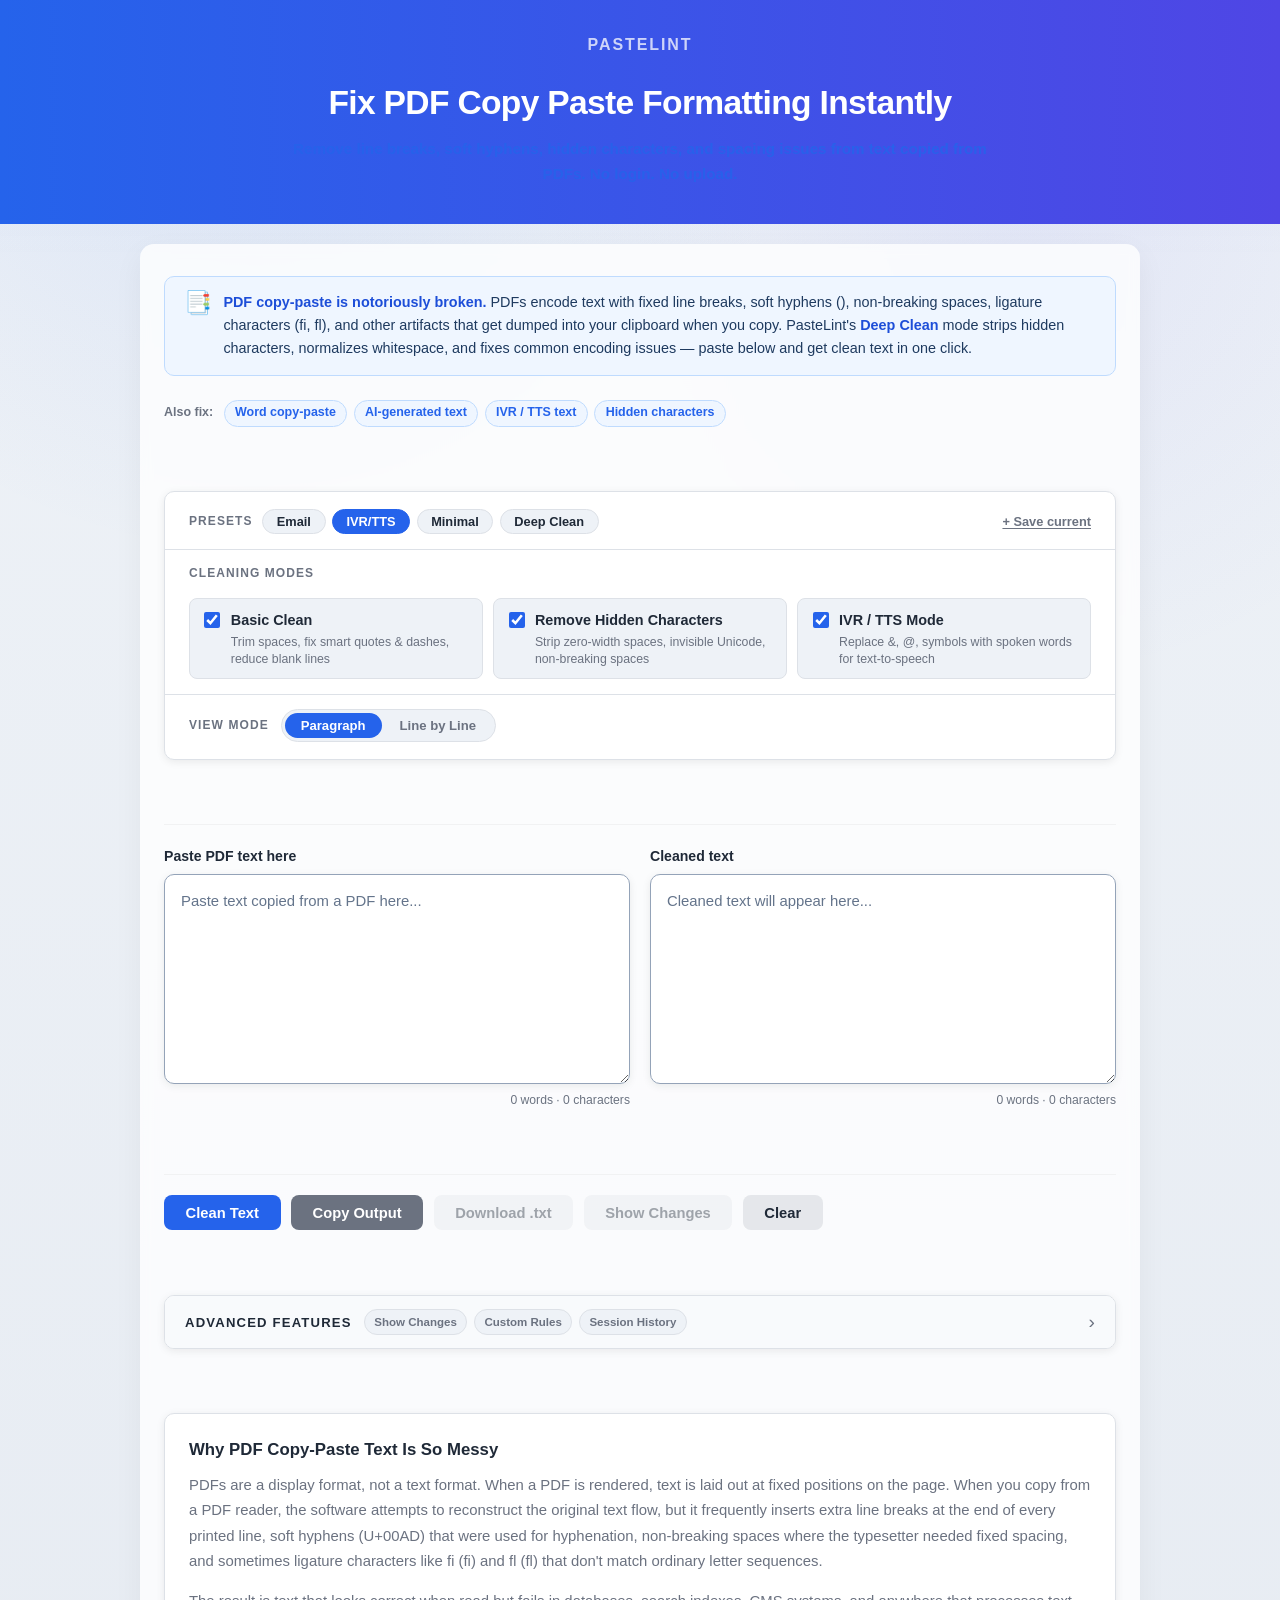
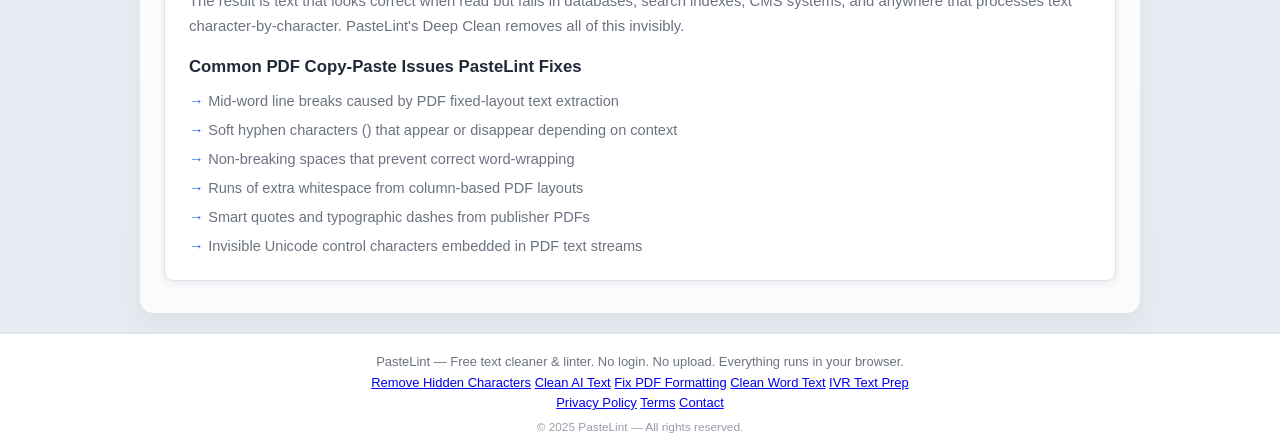
<file: pdf-copy-fix.html>
<!DOCTYPE html>
<html lang="en">
<head>
  <meta charset="UTF-8" />
  <meta name="viewport" content="width=device-width, initial-scale=1.0" />

  <title>Fix PDF Copy Paste Formatting | Clean Text from PDFs | PasteLint</title>

  <meta name="description" content="Fix PDF copy paste formatting instantly. Remove line breaks, soft hyphens, hidden characters, and spacing issues when copying text from PDFs. Free, browser-based tool with no login or upload." />

  <!-- Canonical -->
  <link rel="canonical" href="https://guyt1225.github.io/pdf-copy-fix.html" />

  <!-- Open Graph -->
  <meta property="og:type" content="website" />
  <meta property="og:url" content="https://guyt1225.github.io/pdf-copy-fix.html" />
  <meta property="og:title" content="Fix PDF Copy Paste Formatting | PasteLint" />
  <meta property="og:description" content="Clean text copied from PDFs. Remove line breaks, hidden characters, and formatting artifacts instantly in your browser." />

  <!-- Twitter -->
  <meta name="twitter:card" content="summary" />
  <meta name="twitter:title" content="Fix PDF Copy Paste Formatting | PasteLint" />
  <meta name="twitter:description" content="Fix messy text from PDFs. Remove line breaks, hidden characters, and spacing issues. No login. No upload." />

  <meta name="author" content="PasteLint" />
  <link rel="icon" type="image/svg+xml" href="favicon.svg" />
  <link rel="stylesheet" href="style.css" />
</head>

<body data-default-preset="Deep Clean">

  <header>
    <div class="header-brand">
      <a href="index.html" style="color:inherit;text-decoration:none">PasteLint</a>
    </div>

    <h1>Fix PDF Copy Paste Formatting Instantly</h1>

    <p class="subtitle">
      Remove line breaks, soft hyphens, hidden characters, and spacing issues from text copied from PDFs. No login. No upload.
    </p>
  </header>
  <main>

    <div class="lp-intro">
      <span class="lp-intro-icon">📑</span>
      <p class="lp-intro-text">
        <strong>PDF copy-paste is notoriously broken.</strong>
        PDFs encode text with fixed line breaks, soft hyphens (­), non-breaking spaces, ligature characters (ﬁ, ﬂ),
        and other artifacts that get dumped into your clipboard when you copy. PasteLint's
        <strong>Deep Clean</strong> mode strips hidden characters, normalizes whitespace, and fixes common encoding issues
        — paste below and get clean text in one click.
      </p>
    </div>

    <div class="lp-nav">
      <span class="lp-nav-label">Also fix:</span>
      <a href="word-paste-cleaner.html">Word copy-paste</a>
      <a href="ai-text-cleaner.html">AI-generated text</a>
      <a href="ivr-text-prep.html">IVR / TTS text</a>
      <a href="remove-hidden-characters.html">Hidden characters</a>
    </div>

    <!-- Options: Presets + Cleaning Modes + View Mode -->
    <section class="options-section" aria-label="Cleaning options">

      <div class="presets-row">
        <span class="options-label">Presets</span>
        <div class="presets-list" id="presets-list"></div>
        <button id="btn-save-preset" class="btn-link">+ Save current</button>
      </div>

      <div class="options-divider"></div>

      <div class="options-modes-header">
        <span class="options-label">Cleaning Modes</span>
      </div>
      <div class="options-grid">

        <label class="option-label">
          <input type="checkbox" id="mode-basic" checked />
          <span class="option-text">
            <strong>Basic Clean</strong>
            <small>Trim spaces, fix smart quotes &amp; dashes, reduce blank lines</small>
          </span>
        </label>

        <label class="option-label">
          <input type="checkbox" id="mode-hidden" checked />
          <span class="option-text">
            <strong>Remove Hidden Characters</strong>
            <small>Strip zero-width spaces, invisible Unicode, non-breaking spaces</small>
          </span>
        </label>

        <label class="option-label">
          <input type="checkbox" id="mode-ivr" />
          <span class="option-text">
            <strong>IVR / TTS Mode</strong>
            <small>Replace &amp;, @, symbols with spoken words for text-to-speech</small>
          </span>
        </label>

      </div>

      <div class="options-divider"></div>

      <div class="mode-toggle-row">
        <span class="options-label">View Mode</span>
        <div class="mode-toggle" role="radiogroup" aria-label="View mode">
          <button id="toggle-paragraph" class="mode-toggle-btn active" role="radio" aria-checked="true">Paragraph</button>
          <button id="toggle-lines" class="mode-toggle-btn" role="radio" aria-checked="false">Line by Line</button>
        </div>
      </div>

    </section>

    <section class="textareas-section" id="paragraph-section">
      <div class="textarea-wrapper">
        <label for="input-text">Paste PDF text here</label>
        <textarea id="input-text" placeholder="Paste text copied from a PDF here..." spellcheck="false"></textarea>
        <div class="textarea-footer">
          <span class="char-count" id="input-count">0 words &middot; 0 characters</span>
        </div>
      </div>
      <div class="textarea-wrapper">
        <label for="output-text">Cleaned text</label>
        <textarea id="output-text" placeholder="Cleaned text will appear here..." readonly spellcheck="false"></textarea>
        <div class="textarea-footer">
          <span class="char-count" id="output-count">0 words &middot; 0 characters</span>
        </div>
      </div>
    </section>

    <div class="lines-table-wrapper" id="lines-table-wrapper" hidden>
      <div class="lines-summary-bar">
        <span id="lines-summary"></span>
        <button id="btn-copy-lines" class="btn-link">Copy all cleaned lines</button>
      </div>
      <table class="lines-table" aria-label="Line by line comparison">
        <thead>
          <tr>
            <th class="lines-col-num">#</th>
            <th>Original</th>
            <th>Cleaned</th>
            <th class="lines-col-action"></th>
          </tr>
        </thead>
        <tbody id="lines-tbody"></tbody>
      </table>
    </div>

    <section class="buttons-section" aria-label="Actions">
      <button id="btn-clean" class="btn btn-primary">Clean Text</button>
      <button id="btn-copy" class="btn btn-secondary">Copy Output</button>
      <button id="btn-download" class="btn btn-ghost" disabled>Download .txt</button>
      <button id="btn-show-diff" class="btn btn-ghost" disabled>Show Changes</button>
      <button id="btn-clear" class="btn btn-ghost">Clear</button>
    </section>

    <div id="copy-feedback" class="copy-feedback" aria-live="polite"></div>

    <section id="report-section" class="report-section" hidden aria-label="Paste analysis report">
      <div class="report-header">
        <span class="report-title">What PasteLint Found</span>
        <span class="report-badge" id="report-badge"></span>
      </div>
      <ul class="report-list" id="report-list" aria-live="polite"></ul>
    </section>

    <section id="brief-section" class="brief-section" hidden aria-label="Text brief and insights">
      <div class="brief-header">
        <span class="brief-title">Text Brief</span>
        <span class="brief-type-badge" id="brief-type-badge"></span>
      </div>
      <div class="brief-stats" id="brief-stats"></div>
      <div class="brief-refs" id="brief-refs"></div>
    </section>

    <details class="advanced-details" id="advanced-details">
      <summary class="advanced-summary">
        <span class="advanced-summary-label">Advanced Features</span>
        <span class="advanced-summary-chips">
          <span class="adv-chip">Show Changes</span>
          <span class="adv-chip">Custom Rules</span>
          <span class="adv-chip">Session History</span>
        </span>
        <span class="advanced-summary-arrow" aria-hidden="true">›</span>
      </summary>
      <div class="advanced-body">
        <section id="diff-section" class="diff-section adv-panel" hidden aria-label="Changes view">
          <div class="diff-header">
            <span class="diff-title">What Changed</span>
            <span class="diff-legend">
              <span class="legend-item"><mark class="diff-removed">removed</mark></span>
              <span class="legend-item"><mark class="diff-added">added</mark></span>
              <span class="diff-summary" id="diff-summary"></span>
            </span>
          </div>
          <div id="diff-output" class="diff-output" aria-live="polite"></div>
        </section>
        <section class="custom-rules-section adv-panel" aria-label="Custom find and replace rules">
          <div class="custom-rules-header">
            <div>
              <span class="custom-rules-title">Custom Rules</span>
              <small class="custom-rules-desc">Persistent find &amp; replace — applied after cleaning modes</small>
            </div>
            <button id="btn-add-rule" class="btn-link">+ Add rule</button>
          </div>
          <div id="rules-list" class="rules-list"></div>
        </section>
        <section id="history-section" class="history-section adv-panel" aria-label="Recent sessions">
          <div class="history-header">
            <span class="history-title">Recent Sessions</span>
            <button id="btn-clear-history" class="btn-link btn-link-danger">Clear all</button>
          </div>
          <div id="history-list" class="history-list"></div>
        </section>
      </div>
    </details>

    <section class="seo-text">
      <h2>Why PDF Copy-Paste Text Is So Messy</h2>
      <p>
        PDFs are a display format, not a text format. When a PDF is rendered, text is laid out at fixed positions
        on the page. When you copy from a PDF reader, the software attempts to reconstruct the original text flow,
        but it frequently inserts extra line breaks at the end of every printed line, soft hyphens
        (U+00AD) that were used for hyphenation, non-breaking spaces where the typesetter needed fixed spacing,
        and sometimes ligature characters like ﬁ (fi) and ﬂ (fl) that don't match ordinary letter sequences.
      </p>
      <p>
        The result is text that looks correct when read but fails in databases, search indexes, CMS systems,
        and anywhere that processes text character-by-character. PasteLint's Deep Clean removes all of this invisibly.
      </p>
      <h2>Common PDF Copy-Paste Issues PasteLint Fixes</h2>
      <ul class="use-cases">
        <li>Mid-word line breaks caused by PDF fixed-layout text extraction</li>
        <li>Soft hyphen characters (­) that appear or disappear depending on context</li>
        <li>Non-breaking spaces that prevent correct word-wrapping</li>
        <li>Runs of extra whitespace from column-based PDF layouts</li>
        <li>Smart quotes and typographic dashes from publisher PDFs</li>
        <li>Invisible Unicode control characters embedded in PDF text streams</li>
      </ul>
    </section>

  </main>

  <footer>
  <p>
    PasteLint &mdash; Free text cleaner &amp; linter. No login. No upload. Everything runs in your browser.
  </p>

  <p>
    <a href="/remove-hidden-characters.html">Remove Hidden Characters</a> 
    <a href="/ai-text-cleaner.html">Clean AI Text</a> 
    <a href="/pdf-copy-fix.html">Fix PDF Formatting</a>
    <a href="/word-paste-cleaner.html">Clean Word Text</a> 
    <a href="/ivr-text-prep.html">IVR Text Prep</a>
  </p>

  <p>
    <a href="/privacy-policy">Privacy Policy</a> 
    <a href="/terms">Terms</a> 
    <a href="/contact">Contact</a>
  </p>

  <p class="footer-copy">
    &copy; 2025 PasteLint &mdash; All rights reserved.
  </p>
</footer>

  <script src="script.js"></script>
</body>
</html>
</file>
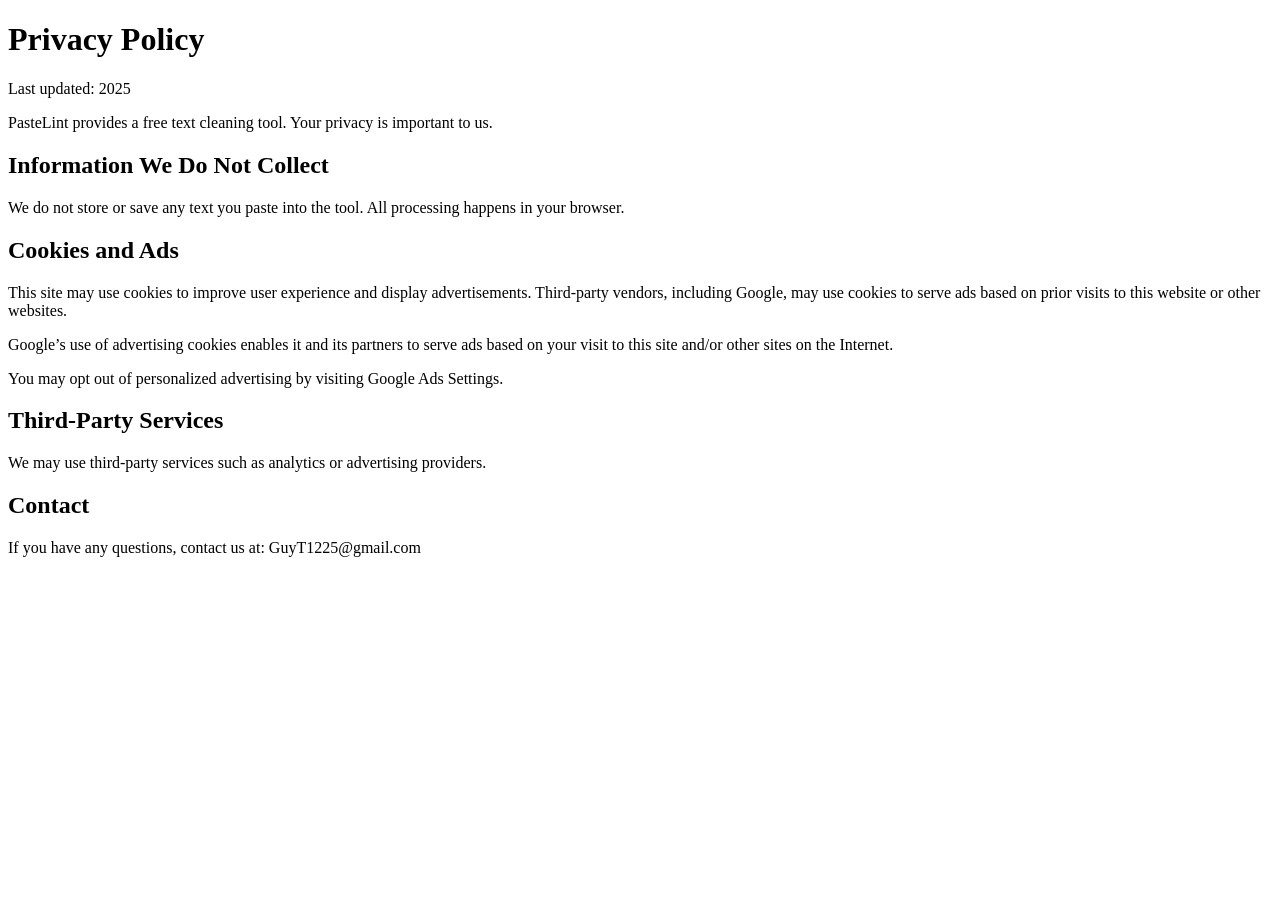
<file: privacy-policy.html>
<!DOCTYPE html>
<html lang="en">
<head>
  <meta charset="UTF-8">
  <title>Privacy Policy - PasteLint</title>
  <meta name="viewport" content="width=device-width, initial-scale=1">
</head>
<body>
  <h1>Privacy Policy</h1>
  <p>Last updated: 2025</p>

  <p>PasteLint provides a free text cleaning tool. Your privacy is important to us.</p>

  <h2>Information We Do Not Collect</h2>
  <p>We do not store or save any text you paste into the tool. All processing happens in your browser.</p>

  <h2>Cookies and Ads</h2>
  <p>This site may use cookies to improve user experience and display advertisements. Third-party vendors, including Google, may use cookies to serve ads based on prior visits to this website or other websites.</p>

  <p>Google’s use of advertising cookies enables it and its partners to serve ads based on your visit to this site and/or other sites on the Internet.</p>

  <p>You may opt out of personalized advertising by visiting Google Ads Settings.</p>

  <h2>Third-Party Services</h2>
  <p>We may use third-party services such as analytics or advertising providers.</p>

  <h2>Contact</h2>
  <p>If you have any questions, contact us at: GuyT1225@gmail.com</p>
</body>
</html>
</file>
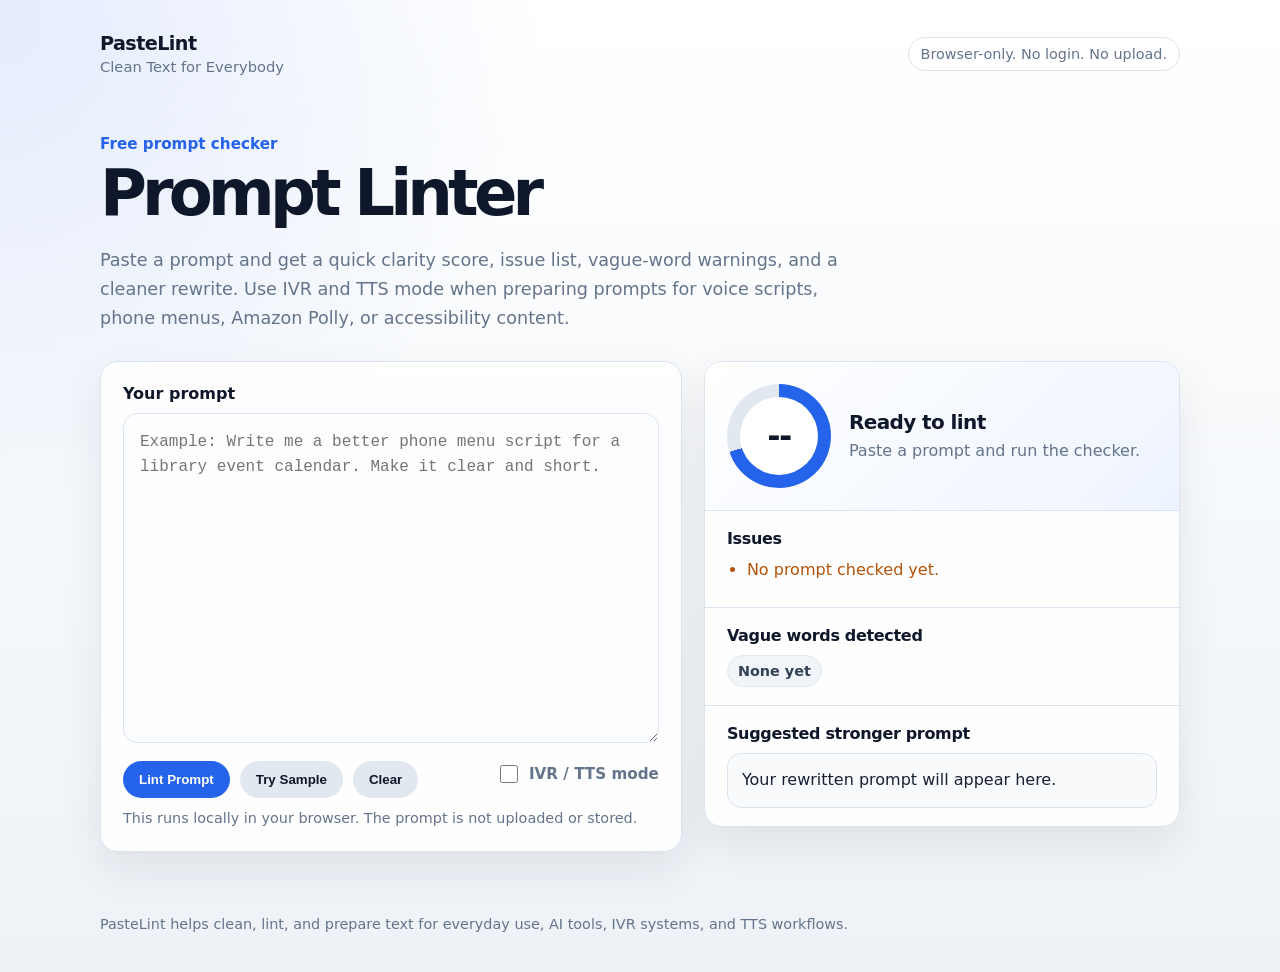
<file: prompt-linter.html>
<!DOCTYPE html>
<html lang="en">
<head>
  <meta charset="UTF-8" />
  <meta name="viewport" content="width=device-width, initial-scale=1.0" />
  <title>Prompt Linter | PasteLint</title>
  <meta name="description" content="Free browser-based prompt linter. Check your AI prompts for clarity, missing context, vague language, formatting issues, and TTS/IVR readiness." />
  <style>
    :root {
      --bg: #f8fafc;
      --panel: #ffffff;
      --text: #0f172a;
      --muted: #64748b;
      --border: #dbe3ef;
      --soft: #eef4ff;
      --accent: #2563eb;
      --accent-dark: #1d4ed8;
      --good: #047857;
      --warn: #b45309;
      --bad: #b91c1c;
      --shadow: 0 18px 45px rgba(15, 23, 42, 0.08);
      --radius: 18px;
    }

    * {
      box-sizing: border-box;
    }

    body {
      margin: 0;
      font-family: Inter, ui-sans-serif, system-ui, -apple-system, BlinkMacSystemFont, "Segoe UI", sans-serif;
      background:
        radial-gradient(circle at top left, rgba(37, 99, 235, 0.12), transparent 34rem),
        linear-gradient(180deg, #ffffff 0%, var(--bg) 42%, #eef2f7 100%);
      color: var(--text);
      min-height: 100vh;
    }

    header {
      max-width: 1120px;
      margin: 0 auto;
      padding: 32px 20px 12px;
      display: flex;
      justify-content: space-between;
      align-items: center;
      gap: 16px;
    }

    .brand {
      display: flex;
      flex-direction: column;
      gap: 3px;
    }

    .brand a {
      color: var(--text);
      font-weight: 800;
      text-decoration: none;
      letter-spacing: -0.03em;
      font-size: 1.2rem;
    }

    .brand span {
      color: var(--muted);
      font-size: 0.92rem;
    }

    .privacy-pill {
      border: 1px solid var(--border);
      background: rgba(255,255,255,0.75);
      padding: 8px 12px;
      border-radius: 999px;
      color: var(--muted);
      font-size: 0.9rem;
      white-space: nowrap;
    }

    main {
      max-width: 1120px;
      margin: 0 auto;
      padding: 24px 20px 64px;
    }

    .hero {
      margin: 24px 0 28px;
      max-width: 820px;
    }

    .eyebrow {
      color: var(--accent);
      font-weight: 700;
      font-size: 0.95rem;
      margin-bottom: 10px;
    }

    h1 {
      font-size: clamp(2.2rem, 5vw, 4.4rem);
      line-height: 0.95;
      margin: 0;
      letter-spacing: -0.075em;
    }

    .hero p {
      color: var(--muted);
      font-size: 1.1rem;
      line-height: 1.65;
      max-width: 760px;
      margin: 22px 0 0;
    }

    .grid {
      display: grid;
      grid-template-columns: minmax(0, 1.1fr) minmax(320px, 0.9fr);
      gap: 22px;
      align-items: start;
    }

    .card {
      background: rgba(255,255,255,0.9);
      border: 1px solid var(--border);
      border-radius: var(--radius);
      box-shadow: var(--shadow);
      overflow: hidden;
    }

    .card-inner {
      padding: 22px;
    }

    label {
      display: block;
      font-weight: 750;
      margin-bottom: 10px;
    }

    textarea {
      width: 100%;
      min-height: 330px;
      resize: vertical;
      border: 1px solid var(--border);
      border-radius: 14px;
      padding: 16px;
      color: var(--text);
      background: #fbfdff;
      font: 1rem/1.55 ui-monospace, SFMono-Regular, Menlo, Monaco, Consolas, "Liberation Mono", monospace;
      outline: none;
    }

    textarea:focus {
      border-color: rgba(37, 99, 235, 0.65);
      box-shadow: 0 0 0 4px rgba(37, 99, 235, 0.12);
    }

    .controls {
      display: flex;
      flex-wrap: wrap;
      gap: 10px;
      margin-top: 14px;
      align-items: center;
    }

    button {
      border: 0;
      border-radius: 999px;
      padding: 11px 16px;
      font-weight: 750;
      cursor: pointer;
      background: var(--accent);
      color: #fff;
      transition: transform 0.12s ease, background 0.12s ease;
    }

    button:hover {
      background: var(--accent-dark);
      transform: translateY(-1px);
    }

    button.secondary {
      background: #e2e8f0;
      color: #0f172a;
    }

    button.secondary:hover {
      background: #cbd5e1;
    }

    .toggle {
      display: inline-flex;
      align-items: center;
      gap: 8px;
      color: var(--muted);
      font-weight: 650;
      font-size: 0.95rem;
      margin-left: auto;
    }

    input[type="checkbox"] {
      width: 18px;
      height: 18px;
      accent-color: var(--accent);
    }

    .score-wrap {
      display: flex;
      align-items: center;
      gap: 18px;
      border-bottom: 1px solid var(--border);
      background: linear-gradient(135deg, #ffffff, var(--soft));
      padding: 22px;
    }

    .score-ring {
      width: 104px;
      height: 104px;
      border-radius: 50%;
      display: grid;
      place-items: center;
      background: conic-gradient(var(--accent) 0deg, var(--accent) 252deg, #e2e8f0 252deg 360deg);
      position: relative;
      flex: 0 0 auto;
    }

    .score-ring::after {
      content: "";
      position: absolute;
      width: 78px;
      height: 78px;
      border-radius: 50%;
      background: #fff;
    }

    .score-number {
      position: relative;
      z-index: 1;
      font-size: 2rem;
      font-weight: 900;
      letter-spacing: -0.05em;
    }

    .score-label h2 {
      margin: 0 0 5px;
      font-size: 1.25rem;
      letter-spacing: -0.03em;
    }

    .score-label p {
      margin: 0;
      color: var(--muted);
      line-height: 1.45;
    }

    .section {
      padding: 18px 22px;
      border-bottom: 1px solid var(--border);
    }

    .section:last-child {
      border-bottom: 0;
    }

    .section h3 {
      margin: 0 0 10px;
      font-size: 1rem;
      letter-spacing: -0.02em;
    }

    ul {
      margin: 0;
      padding-left: 20px;
    }

    li {
      margin: 8px 0;
      line-height: 1.45;
    }

    .good { color: var(--good); }
    .warn { color: var(--warn); }
    .bad { color: var(--bad); }

    .chips {
      display: flex;
      flex-wrap: wrap;
      gap: 8px;
    }

    .chip {
      display: inline-flex;
      align-items: center;
      padding: 7px 10px;
      border-radius: 999px;
      background: #f1f5f9;
      color: #334155;
      border: 1px solid #e2e8f0;
      font-size: 0.9rem;
      font-weight: 650;
    }

    .rewrite {
      white-space: pre-wrap;
      background: #f8fafc;
      border: 1px solid var(--border);
      border-radius: 14px;
      padding: 14px;
      color: #172033;
      line-height: 1.55;
    }

    .mini-note {
      color: var(--muted);
      font-size: 0.9rem;
      margin-top: 10px;
      line-height: 1.45;
    }

    footer {
      max-width: 1120px;
      margin: 0 auto;
      padding: 0 20px 40px;
      color: var(--muted);
      font-size: 0.9rem;
    }

    @media (max-width: 860px) {
      header {
        align-items: flex-start;
        flex-direction: column;
      }

      .grid {
        grid-template-columns: 1fr;
      }

      .toggle {
        margin-left: 0;
        width: 100%;
      }
    }
  </style>
</head>
<body>
  <header>
    <div class="brand">
      <a href="/">PasteLint</a>
      <span>Clean Text for Everybody</span>
    </div>
    <div class="privacy-pill">Browser-only. No login. No upload.</div>
  </header>

  <main>
    <section class="hero">
      <div class="eyebrow">Free prompt checker</div>
      <h1>Prompt Linter</h1>
      <p>
        Paste a prompt and get a quick clarity score, issue list, vague-word warnings, and a cleaner rewrite.
        Use IVR and TTS mode when preparing prompts for voice scripts, phone menus, Amazon Polly, or accessibility content.
      </p>
    </section>

    <section class="grid">
      <div class="card">
        <div class="card-inner">
          <label for="promptInput">Your prompt</label>
          <textarea id="promptInput" placeholder="Example: Write me a better phone menu script for a library event calendar. Make it clear and short."></textarea>

          <div class="controls">
            <button id="lintButton">Lint Prompt</button>
            <button class="secondary" id="sampleButton">Try Sample</button>
            <button class="secondary" id="clearButton">Clear</button>
            <label class="toggle">
              <input type="checkbox" id="ttsMode" />
              IVR / TTS mode
            </label>
          </div>

          <div class="mini-note">
            This runs locally in your browser. The prompt is not uploaded or stored.
          </div>
        </div>
      </div>

      <aside class="card" id="results">
        <div class="score-wrap">
          <div class="score-ring" id="scoreRing">
            <div class="score-number" id="scoreNumber">--</div>
          </div>
          <div class="score-label">
            <h2 id="scoreTitle">Ready to lint</h2>
            <p id="scoreSummary">Paste a prompt and run the checker.</p>
          </div>
        </div>

        <div class="section">
          <h3>Issues</h3>
          <ul id="issueList">
            <li class="warn">No prompt checked yet.</li>
          </ul>
        </div>

        <div class="section">
          <h3>Vague words detected</h3>
          <div class="chips" id="vagueWords">
            <span class="chip">None yet</span>
          </div>
        </div>

        <div class="section">
          <h3>Suggested stronger prompt</h3>
          <div class="rewrite" id="rewriteBox">Your rewritten prompt will appear here.</div>
        </div>
      </aside>
    </section>
  </main>

  <footer>
    PasteLint helps clean, lint, and prepare text for everyday use, AI tools, IVR systems, and TTS workflows.
  </footer>

  <script>
    const input = document.getElementById("promptInput");
    const lintButton = document.getElementById("lintButton");
    const sampleButton = document.getElementById("sampleButton");
    const clearButton = document.getElementById("clearButton");
    const ttsMode = document.getElementById("ttsMode");

    const scoreNumber = document.getElementById("scoreNumber");
    const scoreRing = document.getElementById("scoreRing");
    const scoreTitle = document.getElementById("scoreTitle");
    const scoreSummary = document.getElementById("scoreSummary");
    const issueList = document.getElementById("issueList");
    const vagueWordsBox = document.getElementById("vagueWords");
    const rewriteBox = document.getElementById("rewriteBox");

    const vagueWords = [
      "better", "good", "nice", "interesting", "cool", "improve", "optimize",
      "fix", "make it pop", "professional", "simple", "short", "engaging",
      "clear", "creative", "high quality", "best"
    ];

    const structureWords = {
      role: /\b(act as|you are|as a|expert|specialist|assistant)\b/i,
      goal: /\b(goal|objective|purpose|help me|create|write|generate|summarize|analyze|rewrite)\b/i,
      context: /\b(context|background|audience|for my|for a|scenario|details|based on)\b/i,
      output: /\b(format|output|return|table|bullets|list|json|html|email|script|tone)\b/i,
      constraints: /\b(limit|under|avoid|must|do not|include|exclude|length|characters|words)\b/i
    };

    function escapeHtml(str) {
      return str.replace(/[&<>"']/g, match => ({
        "&": "&amp;",
        "<": "&lt;",
        ">": "&gt;",
        '"': "&quot;",
        "'": "&#039;"
      }[match]));
    }

    function findVagueWords(text) {
      const found = [];
      vagueWords.forEach(word => {
        const pattern = new RegExp("\\b" + word.replace(/[.*+?^${}()|[\]\\]/g, "\\$&") + "\\b", "i");
        if (pattern.test(text)) found.push(word);
      });
      return [...new Set(found)];
    }

    function lintPrompt() {
      const text = input.value.trim();
      const issues = [];
      const positives = [];
      let score = 100;

      if (!text) {
        renderResults(0, ["Paste a prompt first."], [], "Your rewritten prompt will appear here.");
        return;
      }

      if (text.length < 40) {
        issues.push("Prompt is very short. Add context, goal, and desired output.");
        score -= 22;
      } else if (text.length < 100) {
        issues.push("Prompt may be a little thin. Add audience, constraints, or examples.");
        score -= 10;
      } else {
        positives.push("Prompt has enough length to contain useful context.");
      }

      Object.entries(structureWords).forEach(([key, regex]) => {
        if (!regex.test(text)) {
          const labels = {
            role: "role or perspective",
            goal: "clear goal",
            context: "context or audience",
            output: "output format",
            constraints: "constraints"
          };
          issues.push("Missing " + labels[key] + ".");
          score -= key === "goal" ? 16 : 10;
        } else {
          positives.push("Includes " + key + " signal.");
        }
      });

      const vague = findVagueWords(text);
      if (vague.length > 0) {
        issues.push("Contains vague words that may need specifics.");
        score -= Math.min(18, vague.length * 4);
      }

      if (text.split("?").length > 3) {
        issues.push("Multiple questions detected. Consider splitting into one primary task.");
        score -= 8;
      }

      if (ttsMode.checked) {
        const specialChars = text.match(/[&@#*_{}[\]|<>~^]/g);
        if (specialChars) {
          issues.push("IVR/TTS mode: contains special characters that may need cleanup.");
          score -= 12;
        }
        if (/\bASAP\b|\betc\.\b|\bw\/\b|\binfo\b/i.test(text)) {
          issues.push("IVR/TTS mode: abbreviations may sound awkward in speech output.");
          score -= 8;
        }
        if (!/\b(tone|spoken|voice|listener|ivr|tts|polly|audio|phone)\b/i.test(text)) {
          issues.push("IVR/TTS mode: add listener, spoken tone, or voice-output requirements.");
          score -= 8;
        }
      }

      score = Math.max(0, Math.min(100, score));
      if (issues.length === 0) {
        issues.push("No major issues detected.");
      }

      const rewrite = buildRewrite(text, ttsMode.checked);
      renderResults(score, issues, vague, rewrite);
    }

    function buildRewrite(text, isTts) {
      let rewrite = "Act as a practical prompt editor. Improve the prompt below so it is clear, specific, and easy for an AI assistant to follow.\n\n";
      rewrite += "Goal: Produce a useful, complete answer without guessing.\n";
      rewrite += "Context: The user needs help with the task described in the original prompt.\n";
      rewrite += "Output format: Return the answer in a clean, easy-to-scan format with headings when helpful.\n";
      rewrite += "Constraints: Ask only if a missing detail is truly required. Otherwise, make reasonable assumptions and state them briefly.\n";

      if (isTts) {
        rewrite += "IVR and TTS requirements: Use natural spoken language, avoid special characters, avoid awkward abbreviations, keep sentences short, and make the output suitable for text-to-speech playback.\n";
      }

      rewrite += "\nOriginal prompt:\n" + text;
      return rewrite;
    }

    function renderResults(score, issues, vague, rewrite) {
      scoreNumber.textContent = score === 0 && input.value.trim() === "" ? "--" : score;
      const deg = Math.round((score / 100) * 360);
      let color = "var(--bad)";
      let title = "Needs work";
      let summary = "Add clearer context, output format, and constraints.";

      if (score >= 80) {
        color = "var(--good)";
        title = "Strong prompt";
        summary = "This prompt is specific enough to guide a useful response.";
      } else if (score >= 55) {
        color = "var(--warn)";
        title = "Decent start";
        summary = "This prompt can work, but it needs more precision.";
      }

      if (!input.value.trim()) {
        color = "var(--accent)";
        title = "Ready to lint";
        summary = "Paste a prompt and run the checker.";
      }

      scoreRing.style.background = "conic-gradient(" + color + " 0deg, " + color + " " + deg + "deg, #e2e8f0 " + deg + "deg 360deg)";
      scoreTitle.textContent = title;
      scoreSummary.textContent = summary;

      issueList.innerHTML = issues.map(issue => {
        const cls = issue.includes("No major") ? "good" : issue.includes("IVR") || issue.includes("vague") ? "warn" : "bad";
        return "<li class='" + cls + "'>" + escapeHtml(issue) + "</li>";
      }).join("");

      if (vague.length === 0) {
        vagueWordsBox.innerHTML = "<span class='chip'>None detected</span>";
      } else {
        vagueWordsBox.innerHTML = vague.map(word => "<span class='chip'>" + escapeHtml(word) + "</span>").join("");
      }

      rewriteBox.textContent = rewrite;
    }

    lintButton.addEventListener("click", lintPrompt);

    sampleButton.addEventListener("click", () => {
      input.value = "Make this library phone menu better and more professional. It should be short and clear for people calling in.";
      ttsMode.checked = true;
      lintPrompt();
    });

    clearButton.addEventListener("click", () => {
      input.value = "";
      ttsMode.checked = false;
      renderResults(0, ["No prompt checked yet."], [], "Your rewritten prompt will appear here.");
      scoreNumber.textContent = "--";
    });

    input.addEventListener("input", () => {
      if (input.value.trim().length > 20) {
        lintPrompt();
      }
    });

    ttsMode.addEventListener("change", lintPrompt);
  </script>
</body>
</html>
</file>
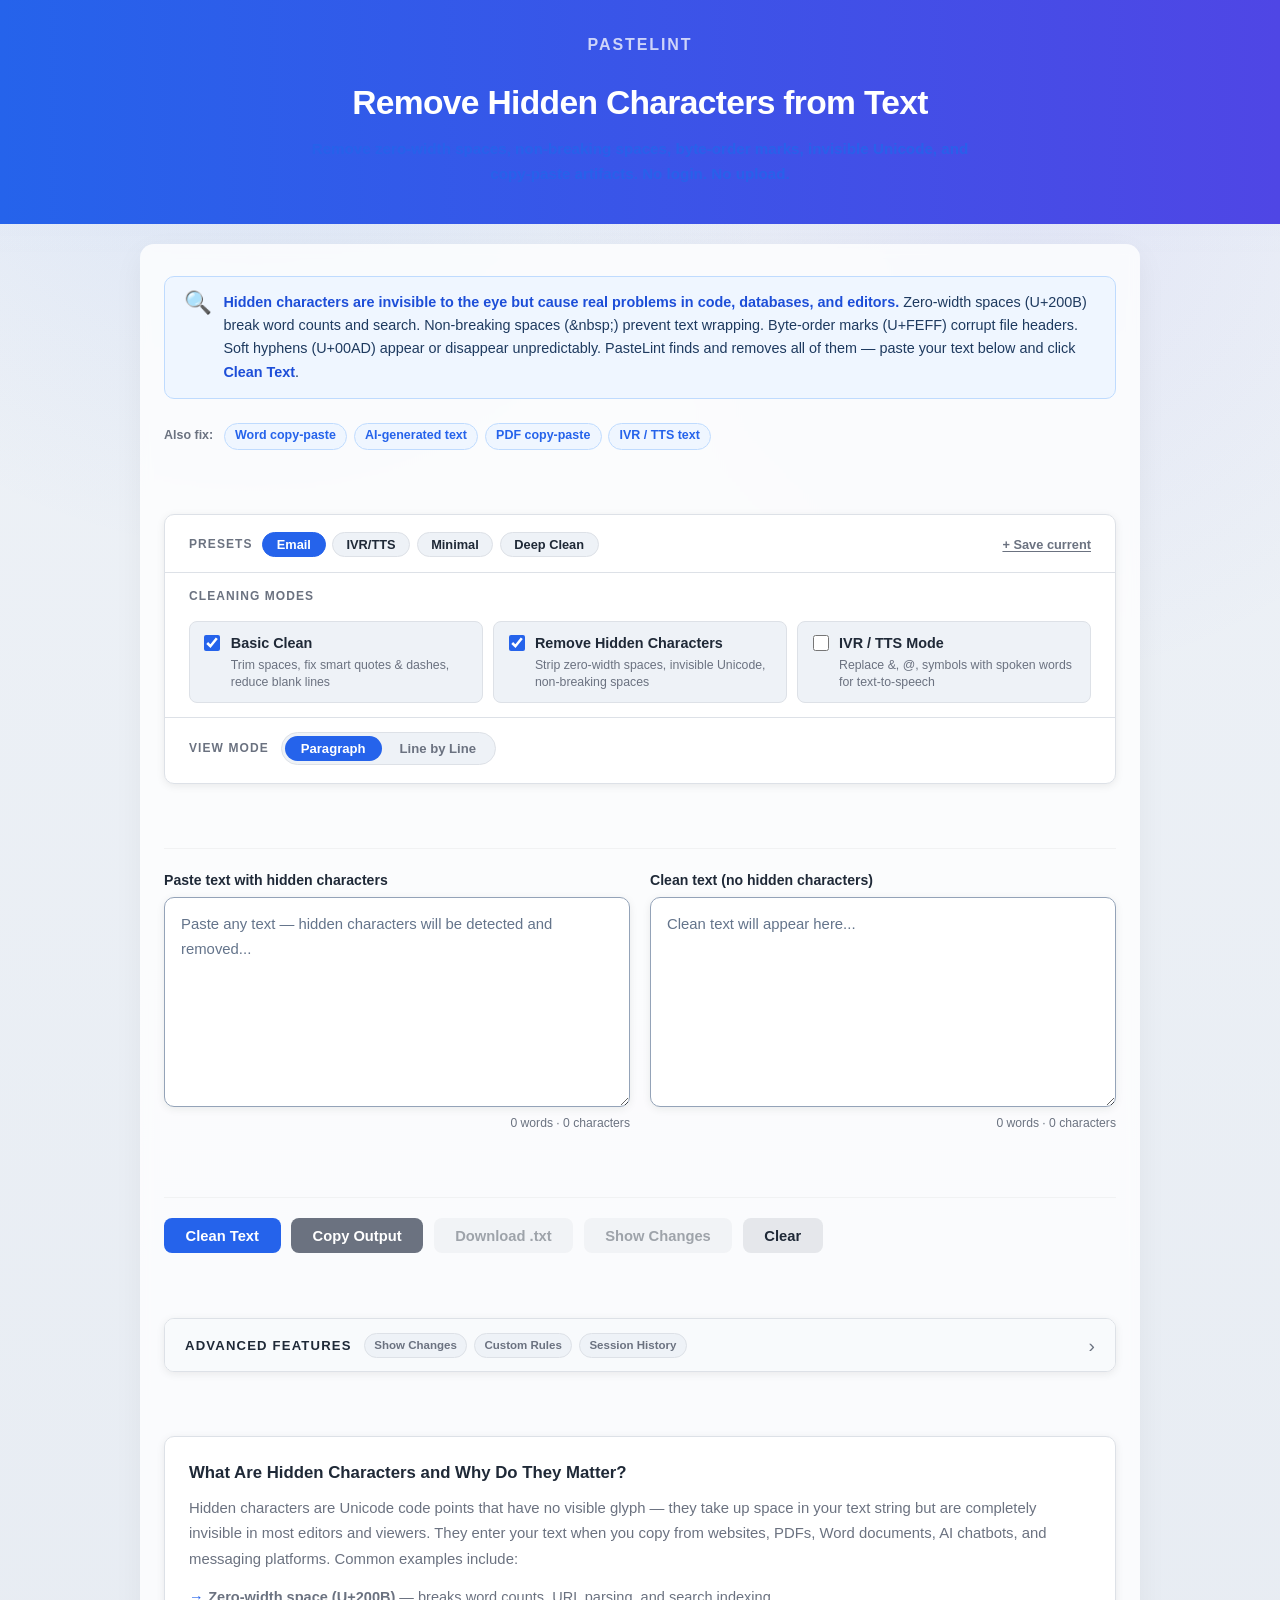
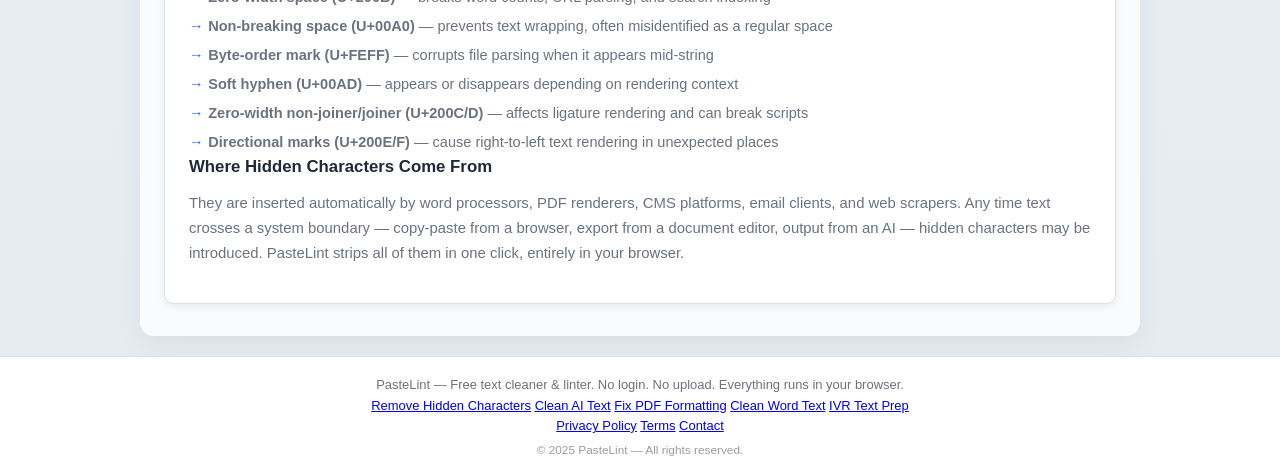
<file: remove-hidden-characters.html>
<!DOCTYPE html>
<html lang="en">
<head>
  <meta charset="UTF-8" />
  <meta name="viewport" content="width=device-width, initial-scale=1.0" />

  <title>Remove Hidden Characters from Text | Unicode Cleaner | PasteLint</title>

  <meta name="description" content="Remove hidden characters from text instantly. Clean zero-width spaces, non-breaking spaces, byte-order marks, invisible Unicode, and copy-paste artifacts. Free browser-based tool with no login or upload." />

  <!-- Canonical -->
  <link rel="canonical" href="https://guyt1225.github.io/remove-hidden-characters.html" />

  <!-- Open Graph -->
  <meta property="og:type" content="website" />
  <meta property="og:url" content="https://guyt1225.github.io/remove-hidden-characters.html" />
  <meta property="og:title" content="Remove Hidden Characters from Text | PasteLint" />
  <meta property="og:description" content="Clean hidden Unicode, zero-width spaces, non-breaking spaces, and invisible copy-paste characters directly in your browser." />

  <!-- Twitter -->
  <meta name="twitter:card" content="summary" />
  <meta name="twitter:title" content="Remove Hidden Characters from Text | PasteLint" />
  <meta name="twitter:description" content="Remove hidden Unicode, zero-width spaces, non-breaking spaces, and copy-paste artifacts. No login. No upload." />

  <meta name="author" content="PasteLint" />
  <link rel="icon" type="image/svg+xml" href="favicon.svg" />
  <link rel="stylesheet" href="style.css" />
</head>

<body data-default-preset="Email">

  <header>
    <div class="header-brand">
      <a href="index.html" style="color:inherit;text-decoration:none">PasteLint</a>
    </div>

    <h1>Remove Hidden Characters from Text</h1>

    <p class="subtitle">
      Remove zero-width spaces, non-breaking spaces, byte-order marks, invisible Unicode, and copy-paste artifacts. No login. No upload.
    </p>
  </header>

  <main>

    <div class="lp-intro">
      <span class="lp-intro-icon">🔍</span>
      <p class="lp-intro-text">
        <strong>Hidden characters are invisible to the eye but cause real problems in code, databases, and editors.</strong>
        Zero-width spaces (U+200B) break word counts and search. Non-breaking spaces (&amp;nbsp;) prevent text wrapping.
        Byte-order marks (U+FEFF) corrupt file headers. Soft hyphens (U+00AD) appear or disappear unpredictably.
        PasteLint finds and removes all of them — paste your text below and click <strong>Clean Text</strong>.
      </p>
    </div>

    <div class="lp-nav">
      <span class="lp-nav-label">Also fix:</span>
      <a href="word-paste-cleaner.html">Word copy-paste</a>
      <a href="ai-text-cleaner.html">AI-generated text</a>
      <a href="pdf-copy-fix.html">PDF copy-paste</a>
      <a href="ivr-text-prep.html">IVR / TTS text</a>
    </div>

    <!-- Options: Presets + Cleaning Modes + View Mode -->
    <section class="options-section" aria-label="Cleaning options">

      <div class="presets-row">
        <span class="options-label">Presets</span>
        <div class="presets-list" id="presets-list"></div>
        <button id="btn-save-preset" class="btn-link">+ Save current</button>
      </div>

      <div class="options-divider"></div>

      <div class="options-modes-header">
        <span class="options-label">Cleaning Modes</span>
      </div>
      <div class="options-grid">

        <label class="option-label">
          <input type="checkbox" id="mode-basic" checked />
          <span class="option-text">
            <strong>Basic Clean</strong>
            <small>Trim spaces, fix smart quotes &amp; dashes, reduce blank lines</small>
          </span>
        </label>

        <label class="option-label">
          <input type="checkbox" id="mode-hidden" checked />
          <span class="option-text">
            <strong>Remove Hidden Characters</strong>
            <small>Strip zero-width spaces, invisible Unicode, non-breaking spaces</small>
          </span>
        </label>

        <label class="option-label">
          <input type="checkbox" id="mode-ivr" />
          <span class="option-text">
            <strong>IVR / TTS Mode</strong>
            <small>Replace &amp;, @, symbols with spoken words for text-to-speech</small>
          </span>
        </label>

      </div>

      <div class="options-divider"></div>

      <div class="mode-toggle-row">
        <span class="options-label">View Mode</span>
        <div class="mode-toggle" role="radiogroup" aria-label="View mode">
          <button id="toggle-paragraph" class="mode-toggle-btn active" role="radio" aria-checked="true">Paragraph</button>
          <button id="toggle-lines" class="mode-toggle-btn" role="radio" aria-checked="false">Line by Line</button>
        </div>
      </div>

    </section>

    <section class="textareas-section" id="paragraph-section">
      <div class="textarea-wrapper">
        <label for="input-text">Paste text with hidden characters</label>
        <textarea id="input-text" placeholder="Paste any text — hidden characters will be detected and removed..." spellcheck="false"></textarea>
        <div class="textarea-footer">
          <span class="char-count" id="input-count">0 words &middot; 0 characters</span>
        </div>
      </div>
      <div class="textarea-wrapper">
        <label for="output-text">Clean text (no hidden characters)</label>
        <textarea id="output-text" placeholder="Clean text will appear here..." readonly spellcheck="false"></textarea>
        <div class="textarea-footer">
          <span class="char-count" id="output-count">0 words &middot; 0 characters</span>
        </div>
      </div>
    </section>

    <div class="lines-table-wrapper" id="lines-table-wrapper" hidden>
      <div class="lines-summary-bar">
        <span id="lines-summary"></span>
        <button id="btn-copy-lines" class="btn-link">Copy all cleaned lines</button>
      </div>
      <table class="lines-table" aria-label="Line by line comparison">
        <thead>
          <tr>
            <th class="lines-col-num">#</th>
            <th>Original</th>
            <th>Cleaned</th>
            <th class="lines-col-action"></th>
          </tr>
        </thead>
        <tbody id="lines-tbody"></tbody>
      </table>
    </div>

    <section class="buttons-section" aria-label="Actions">
      <button id="btn-clean" class="btn btn-primary">Clean Text</button>
      <button id="btn-copy" class="btn btn-secondary">Copy Output</button>
      <button id="btn-download" class="btn btn-ghost" disabled>Download .txt</button>
      <button id="btn-show-diff" class="btn btn-ghost" disabled>Show Changes</button>
      <button id="btn-clear" class="btn btn-ghost">Clear</button>
    </section>

    <div id="copy-feedback" class="copy-feedback" aria-live="polite"></div>

    <section id="report-section" class="report-section" hidden aria-label="Paste analysis report">
      <div class="report-header">
        <span class="report-title">What PasteLint Found</span>
        <span class="report-badge" id="report-badge"></span>
      </div>
      <ul class="report-list" id="report-list" aria-live="polite"></ul>
    </section>

    <section id="brief-section" class="brief-section" hidden aria-label="Text brief and insights">
      <div class="brief-header">
        <span class="brief-title">Text Brief</span>
        <span class="brief-type-badge" id="brief-type-badge"></span>
      </div>
      <div class="brief-stats" id="brief-stats"></div>
      <div class="brief-refs" id="brief-refs"></div>
    </section>

    <details class="advanced-details" id="advanced-details">
      <summary class="advanced-summary">
        <span class="advanced-summary-label">Advanced Features</span>
        <span class="advanced-summary-chips">
          <span class="adv-chip">Show Changes</span>
          <span class="adv-chip">Custom Rules</span>
          <span class="adv-chip">Session History</span>
        </span>
        <span class="advanced-summary-arrow" aria-hidden="true">›</span>
      </summary>
      <div class="advanced-body">
        <section id="diff-section" class="diff-section adv-panel" hidden aria-label="Changes view">
          <div class="diff-header">
            <span class="diff-title">What Changed</span>
            <span class="diff-legend">
              <span class="legend-item"><mark class="diff-removed">removed</mark></span>
              <span class="legend-item"><mark class="diff-added">added</mark></span>
              <span class="diff-summary" id="diff-summary"></span>
            </span>
          </div>
          <div id="diff-output" class="diff-output" aria-live="polite"></div>
        </section>
        <section class="custom-rules-section adv-panel" aria-label="Custom find and replace rules">
          <div class="custom-rules-header">
            <div>
              <span class="custom-rules-title">Custom Rules</span>
              <small class="custom-rules-desc">Persistent find &amp; replace — applied after cleaning modes</small>
            </div>
            <button id="btn-add-rule" class="btn-link">+ Add rule</button>
          </div>
          <div id="rules-list" class="rules-list"></div>
        </section>
        <section id="history-section" class="history-section adv-panel" aria-label="Recent sessions">
          <div class="history-header">
            <span class="history-title">Recent Sessions</span>
            <button id="btn-clear-history" class="btn-link btn-link-danger">Clear all</button>
          </div>
          <div id="history-list" class="history-list"></div>
        </section>
      </div>
    </details>

    <section class="seo-text">
      <h2>What Are Hidden Characters and Why Do They Matter?</h2>
      <p>
        Hidden characters are Unicode code points that have no visible glyph — they take up space in your text string
        but are completely invisible in most editors and viewers. They enter your text when you copy from websites,
        PDFs, Word documents, AI chatbots, and messaging platforms. Common examples include:
      </p>
      <ul class="use-cases">
        <li><strong>Zero-width space (U+200B)</strong> — breaks word counts, URL parsing, and search indexing</li>
        <li><strong>Non-breaking space (U+00A0)</strong> — prevents text wrapping, often misidentified as a regular space</li>
        <li><strong>Byte-order mark (U+FEFF)</strong> — corrupts file parsing when it appears mid-string</li>
        <li><strong>Soft hyphen (U+00AD)</strong> — appears or disappears depending on rendering context</li>
        <li><strong>Zero-width non-joiner/joiner (U+200C/D)</strong> — affects ligature rendering and can break scripts</li>
        <li><strong>Directional marks (U+200E/F)</strong> — cause right-to-left text rendering in unexpected places</li>
      </ul>
      <h2>Where Hidden Characters Come From</h2>
      <p>
        They are inserted automatically by word processors, PDF renderers, CMS platforms, email clients, and web scrapers.
        Any time text crosses a system boundary — copy-paste from a browser, export from a document editor, output from an AI —
        hidden characters may be introduced. PasteLint strips all of them in one click, entirely in your browser.
      </p>
    </section>

  </main>

  <footer>
  <p>
    PasteLint &mdash; Free text cleaner &amp; linter. No login. No upload. Everything runs in your browser.
  </p>

  <p>
    <a href="/remove-hidden-characters.html">Remove Hidden Characters</a> 
    <a href="/ai-text-cleaner.html">Clean AI Text</a> 
    <a href="/pdf-copy-fix.html">Fix PDF Formatting</a>
    <a href="/word-paste-cleaner.html">Clean Word Text</a> 
    <a href="/ivr-text-prep.html">IVR Text Prep</a>
  </p>

  <p>
    <a href="/privacy-policy">Privacy Policy</a> 
    <a href="/terms">Terms</a> 
    <a href="/contact">Contact</a>
  </p>

  <p class="footer-copy">
    &copy; 2025 PasteLint &mdash; All rights reserved.
  </p>
</footer>

  <script src="script.js"></script>
</body>
</html>
</file>
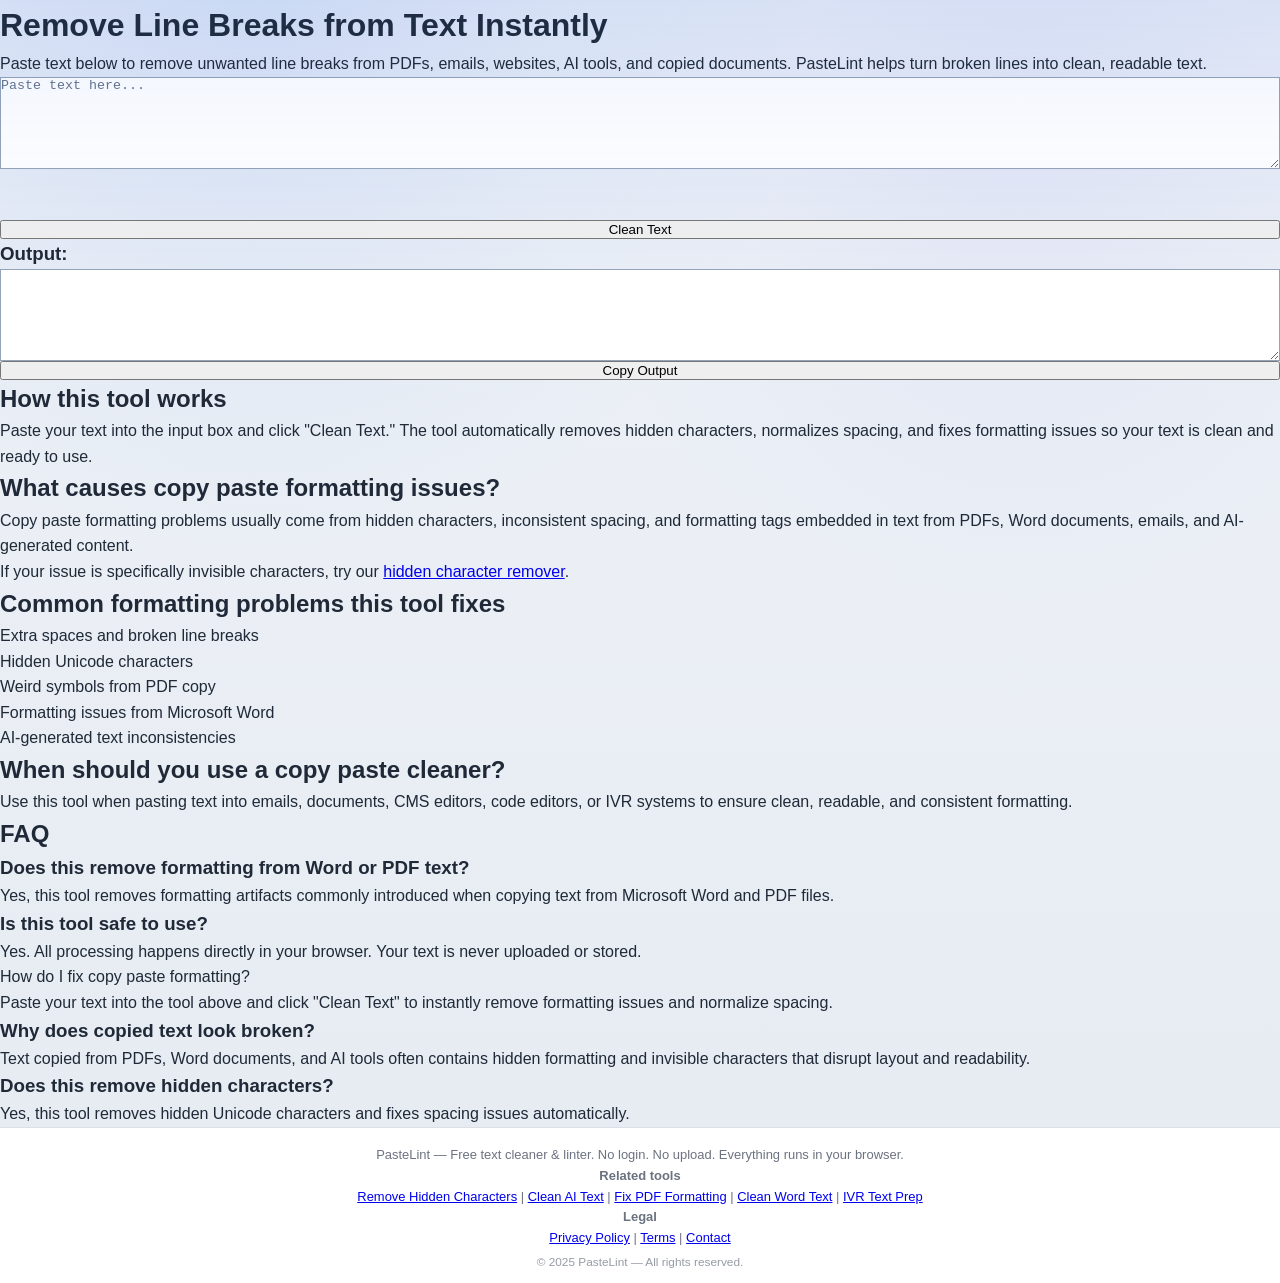
<file: remove-line-breaks.html>
<!DOCTYPE html>
<html lang="en">
<head>
  <meta charset="UTF-8">
  <title>Remove Line Breaks from Text | PasteLint</title>

  <meta name="description" content="Remove unwanted line breaks from text instantly. Clean copied text from PDFs, emails, websites, AI tools, and documents. Free browser-based tool with no login or upload." />

  <meta name="viewport" content="width=device-width, initial-scale=1">

  <link rel="canonical" href="https://guyt1225.github.io/remove-line-breaks.html" />

  <link rel="stylesheet" href="style.css">
</head>
<body>

<h1>Remove Line Breaks from Text Instantly</h1>

<p>
  Paste text below to remove unwanted line breaks from PDFs, emails, websites, AI tools, and copied documents. PasteLint helps turn broken lines into clean, readable text.
</p>
  <!-- Tool -->
  <textarea id="input" rows="6" cols="50" placeholder="Paste text here..."></textarea>
  <br><br>

  <button onclick="cleanText()">Clean Text</button>

  <h3>Output:</h3>
  <textarea id="output" rows="6" cols="50" readonly></textarea>

  <button onclick="copyOutput()">Copy Output</button>

  <script src="script.js"></script>

</body>
</html>

  <!-- SEO CONTENT -->
<h2>How this tool works</h2>
<p>
Paste your text into the input box and click "Clean Text." The tool automatically removes hidden characters, normalizes spacing, and fixes formatting issues so your text is clean and ready to use.
</p>
  <h2>What causes copy paste formatting issues?</h2>
  <p>
    Copy paste formatting problems usually come from hidden characters, inconsistent spacing, and formatting tags embedded in text from PDFs, Word documents, emails, and AI-generated content.
  </p>
<p>
If your issue is specifically invisible characters, try our <a href="/remove-hidden-characters.html">hidden character remover</a>.
</p>
  <h2>Common formatting problems this tool fixes</h2>
  <ul>
    <li>Extra spaces and broken line breaks</li>
    <li>Hidden Unicode characters</li>
    <li>Weird symbols from PDF copy</li>
    <li>Formatting issues from Microsoft Word</li>
    <li>AI-generated text inconsistencies</li>
  </ul>

  <h2>When should you use a copy paste cleaner?</h2>
  <p>
    Use this tool when pasting text into emails, documents, CMS editors, code editors, or IVR systems to ensure clean, readable, and consistent formatting.
  </p>

  <!-- FAQ SECTION -->

  <h2>FAQ</h2>
  <h3>Does this remove formatting from Word or PDF text?</h3>
<p>
Yes, this tool removes formatting artifacts commonly introduced when copying text from Microsoft Word and PDF files.
</p>

<h3>Is this tool safe to use?</h3>
<p>
Yes. All processing happens directly in your browser. Your text is never uploaded or stored.
</p

  <h3>How do I fix copy paste formatting?</h3>
  <p>
    Paste your text into the tool above and click "Clean Text" to instantly remove formatting issues and normalize spacing.
  </p>

  <h3>Why does copied text look broken?</h3>
  <p>
    Text copied from PDFs, Word documents, and AI tools often contains hidden formatting and invisible characters that disrupt layout and readability.
  </p>

  <h3>Does this remove hidden characters?</h3>
  <p>
    Yes, this tool removes hidden Unicode characters and fixes spacing issues automatically.
  </p>

  <!-- FOOTER -->

  <footer>
    <p>
      PasteLint &mdash; Free text cleaner &amp; linter. No login. No upload. Everything runs in your browser.
    </p>

    <h4>Related tools</h4>
    <p>
      <a href="/remove-hidden-characters.html">Remove Hidden Characters</a> |
      <a href="/ai-text-cleaner.html">Clean AI Text</a> |
      <a href="/pdf-copy-fix.html">Fix PDF Formatting</a> |
      <a href="/word-paste-cleaner.html">Clean Word Text</a> |
      <a href="/ivr-text-prep.html">IVR Text Prep</a>
    </p>

    <h4>Legal</h4>
    <p>
      <a href="/privacy-policy">Privacy Policy</a> |
      <a href="/terms">Terms</a> |
      <a href="/contact">Contact</a>
    </p>

    <p class="footer-copy">
      &copy; 2025 PasteLint &mdash; All rights reserved.
    </p>
  </footer>

  <script src="script.js"></script>

</body>
</html>
</file>
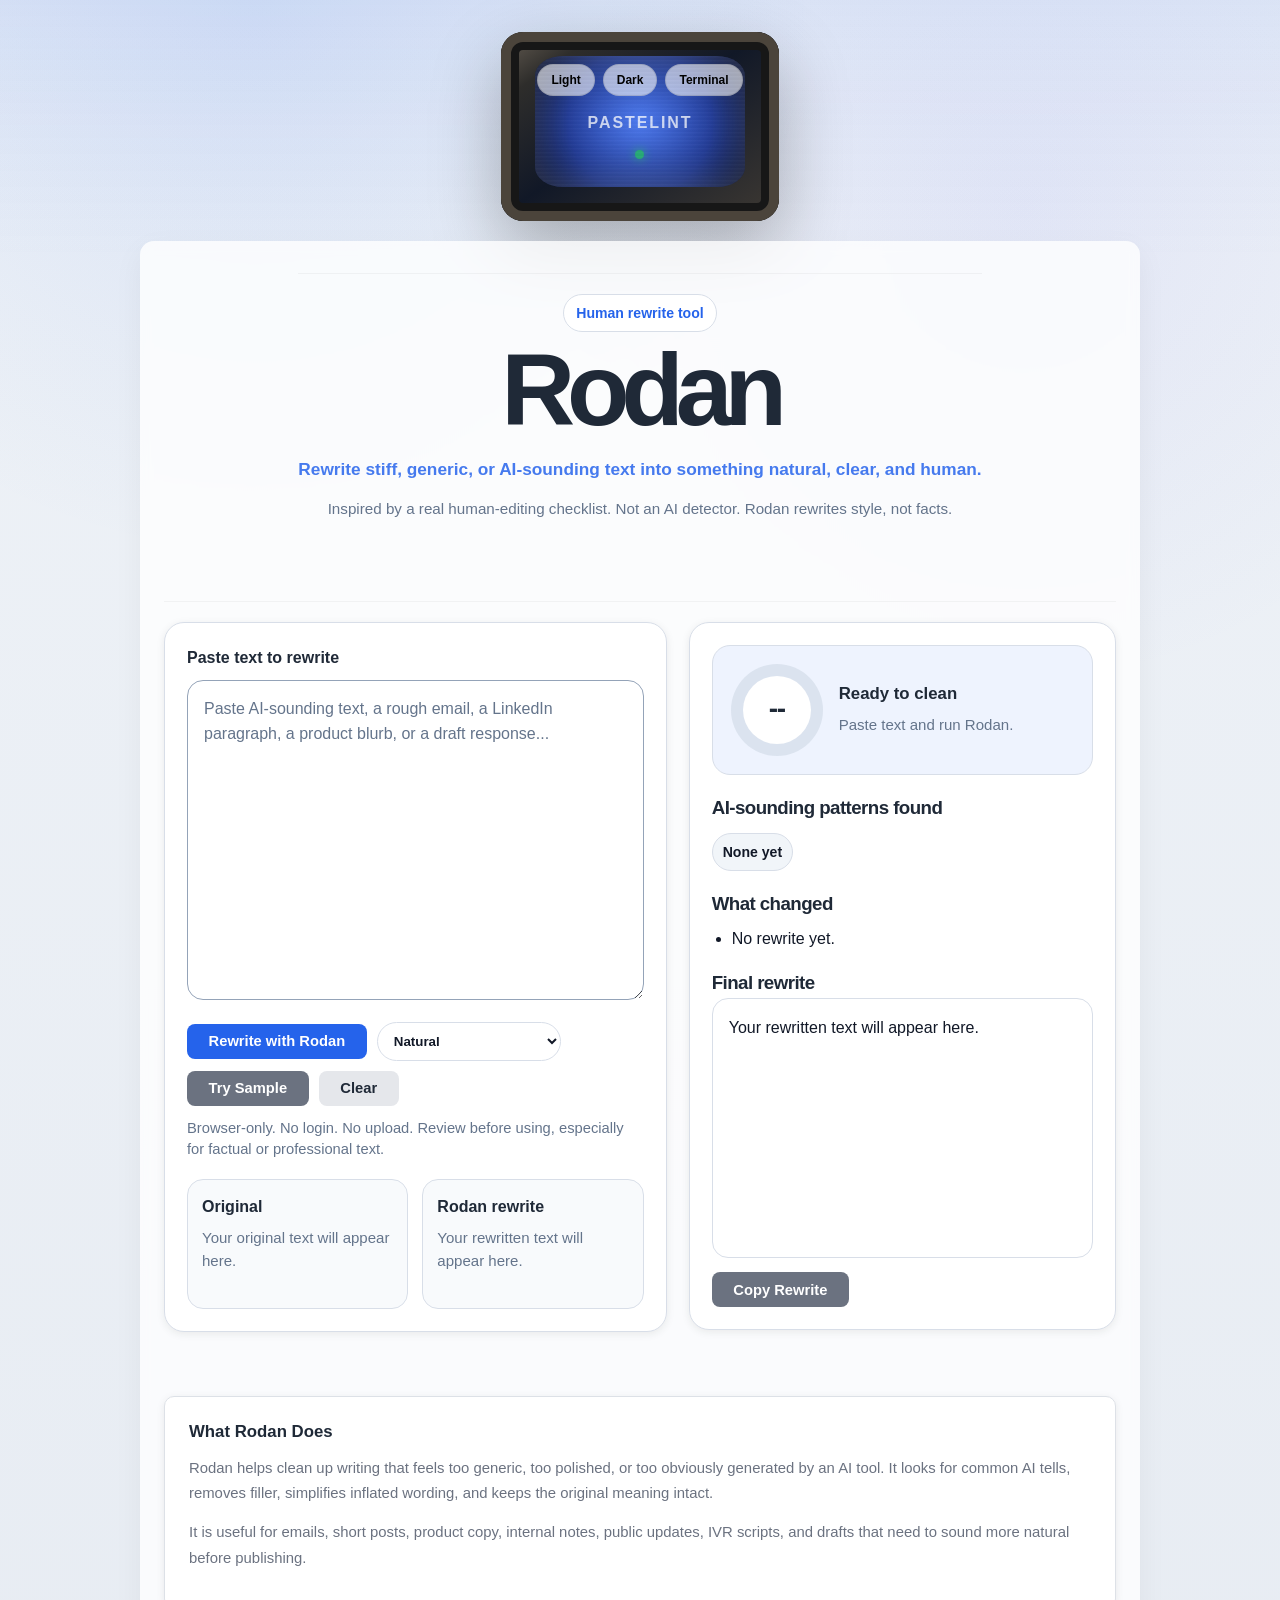
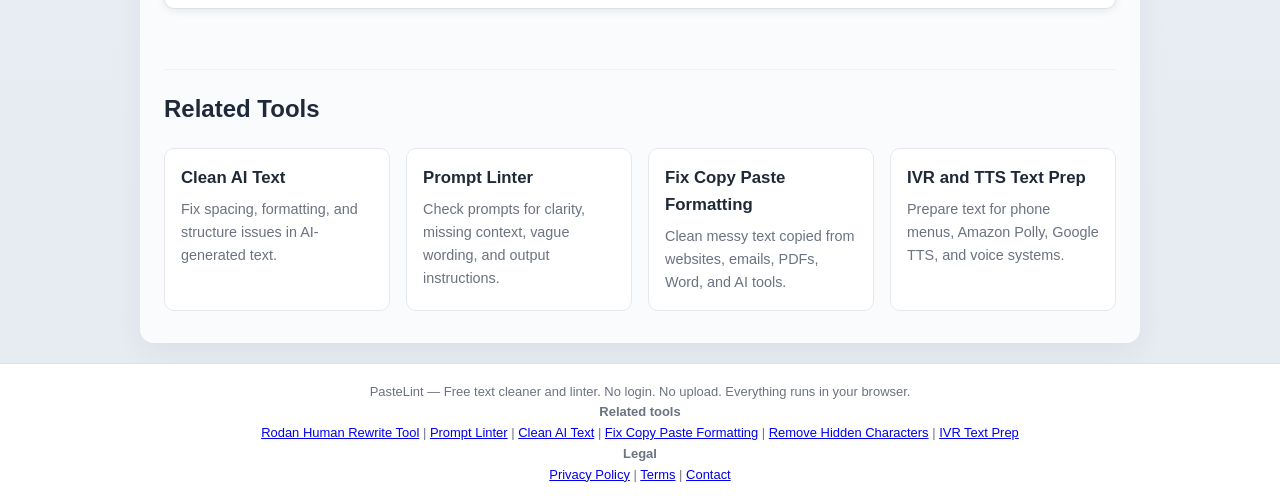
<file: rodan-human-rewrite.html>
<!DOCTYPE html>
<html lang="en">
<head>
  <meta charset="UTF-8" />
  <meta name="viewport" content="width=device-width, initial-scale=1.0" />

  <title>Rodan — Human Rewrite Tool | PasteLint</title>
  <meta name="description" content="Rodan by PasteLint rewrites stiff, generic, or AI-sounding text into clearer, more natural human writing. Browser-only. No login. No upload." />
  <link rel="canonical" href="https://guyt1225.github.io/rodan-human-rewrite.html" />
  <link rel="icon" type="image/svg+xml" href="favicon.svg" />
  <link rel="stylesheet" href="style.css" />

  <style>
    /* Rodan page polish — uses PasteLint theme classes when available */
    .tool-hero {
      max-width: 980px;
      margin: 0 auto 28px;
      text-align: center;
    }

    .tool-kicker {
      display: inline-flex;
      align-items: center;
      justify-content: center;
      margin-bottom: 14px;
      padding: 7px 12px;
      border-radius: 999px;
      font-size: 0.88rem;
      font-weight: 800;
      border: 1px solid var(--border-color, #d8dee8);
      background: var(--card-bg, #ffffff);
      color: var(--accent-color, #2563eb);
    }

    .tool-hero h1 {
      margin: 0;
      font-size: clamp(2.8rem, 8vw, 6.8rem);
      line-height: 0.86;
      letter-spacing: -0.08em;
    }

    .tool-hero .subtitle {
      max-width: 760px;
      margin: 22px auto 0;
      font-size: 1.08rem;
      line-height: 1.6;
    }

    .tool-note {
      max-width: 740px;
      margin: 14px auto 0;
      color: var(--muted-text, #64748b);
      font-size: 0.95rem;
      line-height: 1.5;
    }

    .rodan-layout {
      display: grid;
      grid-template-columns: minmax(0, 1fr) minmax(330px, 0.85fr);
      gap: 22px;
      align-items: start;
      margin-top: 28px;
    }

    .rodan-panel {
      background: var(--card-bg, #ffffff);
      border: 1px solid var(--border-color, #d8dee8);
      border-radius: 20px;
      box-shadow: var(--shadow, 0 16px 40px rgba(15,23,42,0.08));
      padding: 22px;
    }

    .rodan-panel h2,
    .rodan-panel h3 {
      margin-top: 0;
      letter-spacing: -0.03em;
    }

    .rodan-panel label {
      display: block;
      font-weight: 800;
      margin-bottom: 10px;
    }

    .rodan-textarea {
      width: 100%;
      min-height: 320px;
      resize: vertical;
      padding: 16px;
      border-radius: 16px;
      font: inherit;
      line-height: 1.55;
    }

    .rodan-output {
      min-height: 260px;
      white-space: pre-wrap;
      line-height: 1.6;
      padding: 16px;
      border-radius: 16px;
      border: 1px solid var(--border-color, #d8dee8);
      background: var(--input-bg, #ffffff);
      color: var(--text-color, #111827);
    }

    .rodan-controls {
      display: flex;
      gap: 10px;
      flex-wrap: wrap;
      align-items: center;
      margin-top: 14px;
    }

    .rodan-select {
      border: 1px solid var(--border-color, #d8dee8);
      border-radius: 999px;
      padding: 10px 12px;
      background: var(--input-bg, #ffffff);
      color: var(--text-color, #111827);
      font-weight: 700;
    }

    .score-card {
      display: flex;
      gap: 16px;
      align-items: center;
      padding: 18px;
      border-radius: 18px;
      background: var(--soft-bg, rgba(37,99,235,0.08));
      border: 1px solid var(--border-color, #d8dee8);
      margin-bottom: 18px;
    }

    .score-ring {
      width: 92px;
      height: 92px;
      border-radius: 999px;
      display: grid;
      place-items: center;
      background: conic-gradient(var(--accent-color, #2563eb) 0deg, var(--accent-color, #2563eb) 0deg, #dbe3ef 0deg 360deg);
      position: relative;
      flex: 0 0 auto;
    }

    .score-ring::after {
      content: "";
      position: absolute;
      width: 68px;
      height: 68px;
      border-radius: 999px;
      background: var(--card-bg, #ffffff);
    }

    .score-number {
      position: relative;
      z-index: 1;
      font-size: 1.75rem;
      font-weight: 900;
      letter-spacing: -0.05em;
    }

    .score-copy strong {
      display: block;
      margin-bottom: 4px;
      font-size: 1.05rem;
    }

    .score-copy span {
      color: var(--muted-text, #64748b);
      line-height: 1.4;
      font-size: 0.94rem;
    }

    .chips {
      display: flex;
      flex-wrap: wrap;
      gap: 8px;
      margin: 10px 0 18px;
    }

    .chip {
      padding: 7px 10px;
      border-radius: 999px;
      border: 1px solid var(--border-color, #d8dee8);
      background: var(--soft-bg, #f1f5f9);
      color: var(--text-color, #111827);
      font-size: 0.88rem;
      font-weight: 700;
    }

    .change-list {
      margin: 8px 0 18px;
      padding-left: 20px;
      color: var(--text-color, #111827);
    }

    .change-list li {
      margin: 8px 0;
      line-height: 1.45;
    }

    .tool-warning {
      margin-top: 12px;
      color: var(--muted-text, #64748b);
      font-size: 0.92rem;
      line-height: 1.45;
    }

    .mini-grid {
      display: grid;
      grid-template-columns: 1fr 1fr;
      gap: 14px;
      margin-top: 18px;
    }

    .mini-box {
      border: 1px solid var(--border-color, #d8dee8);
      border-radius: 16px;
      padding: 14px;
      background: var(--soft-bg, #f8fafc);
      min-height: 130px;
    }

    .mini-box strong {
      display: block;
      margin-bottom: 8px;
    }

    .mini-box div {
      white-space: pre-wrap;
      color: var(--muted-text, #64748b);
      line-height: 1.5;
      font-size: 0.94rem;
    }

    .related-tools {
      margin-top: 36px;
    }

    @media (max-width: 900px) {
      .rodan-layout,
      .mini-grid {
        grid-template-columns: 1fr;
      }

      .tool-hero h1 {
        font-size: clamp(3rem, 17vw, 5.4rem);
      }
    }
  </style>
</head>

<body>
<header class="hero">
  <div class="theme-toggle">
    <button data-theme="light">Light</button>
    <button data-theme="dark">Dark</button>
    <button data-theme="terminal">Terminal</button>
  </div>

  <div class="header-brand">
    <a href="index.html" style="color:inherit;text-decoration:none">PasteLint</a>
  </div>
</header>

<main>
  <section class="tool-hero">
    <div class="tool-kicker">Human rewrite tool</div>
    <h1>Rodan</h1>
    <p class="subtitle">
      Rewrite stiff, generic, or AI-sounding text into something natural, clear, and human.
    </p>
    <p class="tool-note">
      Inspired by a real human-editing checklist. Not an AI detector. Rodan rewrites style, not facts.
    </p>
  </section>

  <section class="rodan-layout" aria-label="Rodan human rewrite tool">
    <div class="rodan-panel">
      <label for="inputText">Paste text to rewrite</label>
      <textarea id="inputText" class="rodan-textarea" placeholder="Paste AI-sounding text, a rough email, a LinkedIn paragraph, a product blurb, or a draft response..." spellcheck="false"></textarea>

      <div class="rodan-controls">
        <button id="rewriteButton" class="btn btn-primary">Rewrite with Rodan</button>
        <select id="modeSelect" class="rodan-select" aria-label="Rewrite mode">
          <option value="natural">Natural</option>
          <option value="concise">More concise</option>
          <option value="formal">More formal</option>
          <option value="casual">More casual</option>
          <option value="direct">More direct</option>
          <option value="plain">Plain English</option>
          <option value="founder">Founder tone</option>
          <option value="killai">Kill AI Voice</option>
          <option value="personal">Make it sound like me</option>
          <option value="spoken">Spoken / read aloud</option>
          <option value="email">Email polish</option>
          <option value="tts">IVR / TTS friendly</option>
        </select>
        <button id="sampleButton" class="btn btn-secondary">Try Sample</button>
        <button id="clearButton" class="btn btn-ghost">Clear</button>
      </div>

      <p class="tool-warning">
        Browser-only. No login. No upload. Review before using, especially for factual or professional text.
      </p>

      <div class="mini-grid">
        <div class="mini-box">
          <strong>Original</strong>
          <div id="originalPreview">Your original text will appear here.</div>
        </div>
        <div class="mini-box">
          <strong>Rodan rewrite</strong>
          <div id="rewritePreview">Your rewritten text will appear here.</div>
        </div>
      </div>
    </div>

    <aside class="rodan-panel">
      <div class="score-card">
        <div class="score-ring" id="scoreRing">
          <span class="score-number" id="scoreNumber">--</span>
        </div>
        <div class="score-copy">
          <strong id="scoreTitle">Ready to clean</strong>
          <span id="scoreSummary">Paste text and run Rodan.</span>
        </div>
      </div>

      <h3>AI-sounding patterns found</h3>
      <div class="chips" id="aiPhrases">
        <span class="chip">None yet</span>
      </div>

      <h3>What changed</h3>
      <ul class="change-list" id="changeList">
        <li>No rewrite yet.</li>
      </ul>

      <h3>Final rewrite</h3>
      <div class="rodan-output" id="finalRewrite">Your rewritten text will appear here.</div>

      <div class="rodan-controls">
        <button id="copyButton" class="btn btn-secondary">Copy Rewrite</button>
        <span id="copyStatus" class="copy-feedback" aria-live="polite"></span>
      </div>
    </aside>
  </section>

  <section class="seo-text">
    <h2>What Rodan Does</h2>
    <p>
      Rodan helps clean up writing that feels too generic, too polished, or too obviously generated by an AI tool.
      It looks for common AI tells, removes filler, simplifies inflated wording, and keeps the original meaning intact.
    </p>
    <p>
      It is useful for emails, short posts, product copy, internal notes, public updates, IVR scripts, and drafts that need to sound more natural before publishing.
    </p>
  </section>

  <section class="tools-grid-section related-tools">
    <h2>Related Tools</h2>
    <div class="tool-grid">
      <a class="tool-card" href="/ai-text-cleaner.html">
        <h3>Clean AI Text</h3>
        <p>Fix spacing, formatting, and structure issues in AI-generated text.</p>
      </a>

      <a class="tool-card" href="/prompt-linter.html">
        <h3>Prompt Linter</h3>
        <p>Check prompts for clarity, missing context, vague wording, and output instructions.</p>
      </a>

      <a class="tool-card" href="/fix-copy-paste-formatting.html">
        <h3>Fix Copy Paste Formatting</h3>
        <p>Clean messy text copied from websites, emails, PDFs, Word, and AI tools.</p>
      </a>

      <a class="tool-card" href="/ivr-text-prep.html">
        <h3>IVR and TTS Text Prep</h3>
        <p>Prepare text for phone menus, Amazon Polly, Google TTS, and voice systems.</p>
      </a>
    </div>
  </section>
</main>

<footer>
  <p>
    PasteLint &mdash; Free text cleaner and linter. No login. No upload. Everything runs in your browser.
  </p>

  <h4>Related tools</h4>
  <p>
    <a href="/rodan-human-rewrite.html">Rodan Human Rewrite Tool</a> |
    <a href="/prompt-linter.html">Prompt Linter</a> |
    <a href="/ai-text-cleaner.html">Clean AI Text</a> |
    <a href="/fix-copy-paste-formatting.html">Fix Copy Paste Formatting</a> |
    <a href="/remove-hidden-characters.html">Remove Hidden Characters</a> |
    <a href="/ivr-text-prep.html">IVR Text Prep</a>
  </p>

  <h4>Legal</h4>
  <p>
    <a href="/privacy-policy.html">Privacy Policy</a> |
    <a href="/terms.html">Terms</a> |
    <a href="/contact.html">Contact</a>
  </p>
</footer>

<script src="script.js"></script>
<script>
  const inputText = document.getElementById("inputText");
  const rewriteButton = document.getElementById("rewriteButton");
  const sampleButton = document.getElementById("sampleButton");
  const clearButton = document.getElementById("clearButton");
  const copyButton = document.getElementById("copyButton");
  const modeSelect = document.getElementById("modeSelect");

  const scoreNumber = document.getElementById("scoreNumber");
  const scoreRing = document.getElementById("scoreRing");
  const scoreTitle = document.getElementById("scoreTitle");
  const scoreSummary = document.getElementById("scoreSummary");
  const aiPhrases = document.getElementById("aiPhrases");
  const changeList = document.getElementById("changeList");
  const finalRewrite = document.getElementById("finalRewrite");
  const originalPreview = document.getElementById("originalPreview");
  const rewritePreview = document.getElementById("rewritePreview");
  const copyStatus = document.getElementById("copyStatus");

  const replacements = [
    ["delve into", "explain"],
    ["leverage", "use"],
    ["utilize", "use"],
    ["facilitate", "help"],
    ["empower", "help"],
    ["robust", "solid"],
    ["seamless", "smooth"],
    ["transformative", "useful"],
    ["groundbreaking", "new"],
    ["pivotal", "important"],
    ["paramount", "important"],
    ["myriad", "many"],
    ["holistic", "complete"],
    ["in order to", "to"],
    ["due to the fact that", "because"],
    ["it is important to note that", ""],
    ["it is worth noting that", ""],
    ["with that being said", ""],
    ["in conclusion", ""],
    ["to sum up", ""],
    ["great question", ""],
    ["excellent point", ""],
    ["i hope this helps", ""],
    ["happy to help", ""],
    ["here's the kicker", ""],
    ["here's where it gets interesting", ""],
    ["in today's world", ""],
    ["plays a crucial role in", "helps"],
    ["serves as a testament to", "shows"]
  ];

  const modeNotes = {
    natural: "Kept the tone natural and direct.",
    concise: "Cut extra words and tightened the phrasing.",
    formal: "Kept the writing polished without making it stiff.",
    casual: "Made the tone more relaxed.",
    direct: "Made the point clearer and less padded.",
    plain: "Simplified the language.",
    founder: "Gave the text a clearer, more opinionated product-builder tone.",
    killai: "Removed common AI-sounding phrases.",
    personal: "Kept the rewrite more conversational and less generic.",
    spoken: "Smoothed the rhythm for reading aloud.",
    email: "Removed common email padding.",
    tts: "Cleaned phrasing for IVR and text-to-speech use."
  };

  function escapeRegex(str) {
    return str.replace(/[.*+?^${}()|[\]\\]/g, "\\$&");
  }

  function findPatterns(text) {
    const lower = text.toLowerCase();
    return [...new Set(replacements.filter(([bad]) => lower.includes(bad)).map(([bad]) => bad))];
  }

  function cleanText(text, mode) {
    let out = text;
    const changes = [];

    replacements.forEach(([bad, good]) => {
      const regex = new RegExp("\\b" + escapeRegex(bad) + "\\b", "gi");
      if (regex.test(out)) {
        out = out.replace(regex, good);
        changes.push("Removed or replaced “" + bad + ".”");
      }
    });

    out = out
      .replace(/\bThis tool boasts\b/gi, "This tool has")
      .replace(/\bserves as\b/gi, "is")
      .replace(/\bcommence\b/gi, "start")
      .replace(/\bascertain\b/gi, "check")
      .replace(/\benable users to\b/gi, "let users")
      .replace(/\bdesigned to help users\b/gi, "helps users")
      .replace(/\bprovides users with\b/gi, "gives users")
      .replace(/\bthrough the use of\b/gi, "using");

    if (mode === "concise") {
      out = out.replace(/\b(very|really|just|actually)\b/gi, "");
      changes.push("Cut filler words.");
    }

    if (mode === "direct") {
      out = out.replace(/\bmight be able to\b/gi, "can");
      out = out.replace(/\bconsider\b/gi, "use");
      changes.push("Made tentative language more direct.");
    }

    if (mode === "plain" || mode === "killai") {
      out = out.replace(/\bcomplexities\b/gi, "details");
      out = out.replace(/\bimplement\b/gi, "use");
      changes.push("Simplified inflated wording.");
    }

    if (mode === "casual" || mode === "personal") {
      out = out.replace(/\btherefore\b/gi, "so");
      out = out.replace(/\bhowever\b/gi, "but");
      out = out.replace(/\badditionally\b/gi, "also");
      changes.push("Made the tone more conversational.");
    }

    if (mode === "formal") {
      out = out.replace(/\bkinda\b/gi, "somewhat");
      out = out.replace(/\bgonna\b/gi, "going to");
      out = out.replace(/\bwanna\b/gi, "want to");
      changes.push("Cleaned up casual wording.");
    }

    if (mode === "founder") {
      out = out.replace(/\bThis can be useful\b/gi, "This is useful");
      out = out.replace(/\bmay help\b/gi, "helps");
      changes.push("Made the stance stronger.");
    }

    if (mode === "spoken" || mode === "tts") {
      out = out.replace(/&/g, " and ");
      out = out.replace(/@/g, " at ");
      out = out.replace(/[*_{}[\]|<>~^]/g, "");
      out = out.replace(/\binfo\b/gi, "information");
      out = out.replace(/\bASAP\b/g, "as soon as possible");
      changes.push("Smoothed text for spoken delivery.");
    }

    if (mode === "email") {
      out = out.replace(/\bI hope this email finds you well\.?\s*/gi, "");
      out = out.replace(/\bI just wanted to\b/gi, "I wanted to");
      changes.push("Removed common email padding.");
    }

    out = out
      .replace(/\s+,/g, ",")
      .replace(/\s+\./g, ".")
      .replace(/\.{2,}/g, ".")
      .replace(/\s{2,}/g, " ")
      .trim();

    if (!out) out = text.trim();

    if (changes.length === 0) changes.push("No obvious AI tells found. Kept the original mostly intact.");
    changes.push(modeNotes[mode] || modeNotes.natural);

    return { out, changes: [...new Set(changes)] };
  }

  function getScore(text, found) {
    if (!text.trim()) return 0;
    let score = 92;
    score -= Math.min(48, found.length * 7);

    const longSentences = text.split(/[.!?]/).filter(s => s.trim().split(/\s+/).length > 30).length;
    score -= Math.min(18, longSentences * 6);

    const exclamations = (text.match(/!/g) || []).length;
    score -= Math.min(12, exclamations * 3);

    return Math.max(5, Math.min(100, Math.round(score)));
  }

  function renderRodan() {
    const text = inputText.value.trim();
    const mode = modeSelect.value;

    if (!text) {
      scoreNumber.textContent = "--";
      scoreTitle.textContent = "Ready to clean";
      scoreSummary.textContent = "Paste text and run Rodan.";
      scoreRing.style.background = "conic-gradient(var(--accent-color, #2563eb) 0deg, var(--accent-color, #2563eb) 0deg, #dbe3ef 0deg 360deg)";
      aiPhrases.innerHTML = '<span class="chip">None yet</span>';
      changeList.innerHTML = "<li>No rewrite yet.</li>";
      finalRewrite.textContent = "Your rewritten text will appear here.";
      originalPreview.textContent = "Your original text will appear here.";
      rewritePreview.textContent = "Your rewritten text will appear here.";
      return;
    }

    const found = findPatterns(text);
    const result = cleanText(text, mode);
    const score = getScore(text, found);
    const deg = Math.round((score / 100) * 360);

    scoreNumber.textContent = score;
    scoreRing.style.background = "conic-gradient(var(--accent-color, #2563eb) 0deg, var(--accent-color, #2563eb) " + deg + "deg, #dbe3ef " + deg + "deg 360deg)";

    if (score >= 82) {
      scoreTitle.textContent = "Mostly human";
      scoreSummary.textContent = "The text already sounds fairly natural.";
    } else if (score >= 58) {
      scoreTitle.textContent = "Needs cleanup";
      scoreSummary.textContent = "Some phrasing sounds generic or over-polished.";
    } else {
      scoreTitle.textContent = "Sounds AI-ish";
      scoreSummary.textContent = "Rodan found several templated or inflated phrases.";
    }

    aiPhrases.innerHTML = found.length
      ? found.map(p => '<span class="chip">' + p + '</span>').join("")
      : '<span class="chip">None detected</span>';

    changeList.innerHTML = result.changes.map(c => "<li>" + c + "</li>").join("");
    finalRewrite.textContent = result.out;
    originalPreview.textContent = text;
    rewritePreview.textContent = result.out;
    copyStatus.textContent = "";
  }

  rewriteButton.addEventListener("click", renderRodan);
  modeSelect.addEventListener("change", renderRodan);

  sampleButton.addEventListener("click", () => {
    inputText.value = "Great question! In today's world, AI tools play a crucial role in helping users leverage robust workflows and unlock transformative value. This article delves into the evolving landscape of productivity and explores how seamless systems can empower people to do more with less.";
    modeSelect.value = "natural";
    renderRodan();
  });

  clearButton.addEventListener("click", () => {
    inputText.value = "";
    renderRodan();
  });

  copyButton.addEventListener("click", async () => {
    const text = finalRewrite.textContent;
    if (!text || text === "Your rewritten text will appear here.") return;

    try {
      await navigator.clipboard.writeText(text);
      copyStatus.textContent = "Copied.";
    } catch {
      copyStatus.textContent = "Copy failed. Select the text manually.";
    }
  });

  inputText.addEventListener("input", () => {
    if (inputText.value.trim().length > 40) renderRodan();
  });

  renderRodan();
</script>
</body>
</html>
</file>
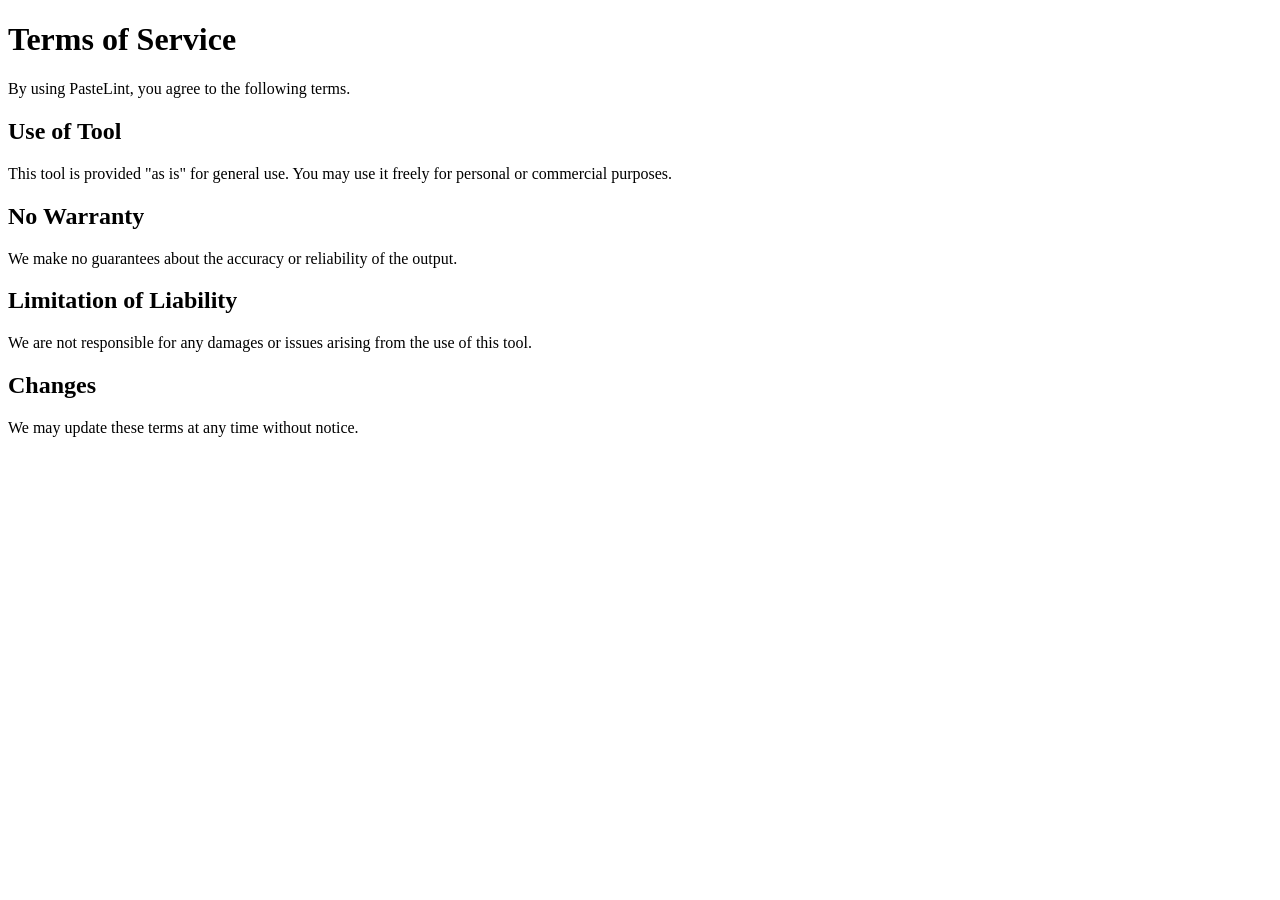
<file: terms.html>
<!DOCTYPE html>
<html lang="en">
<head>
  <meta charset="UTF-8">
  <title>Terms of Service - PasteLint</title>
  <meta name="viewport" content="width=device-width, initial-scale=1">
</head>
<body>
  <h1>Terms of Service</h1>

  <p>By using PasteLint, you agree to the following terms.</p>

  <h2>Use of Tool</h2>
  <p>This tool is provided "as is" for general use. You may use it freely for personal or commercial purposes.</p>

  <h2>No Warranty</h2>
  <p>We make no guarantees about the accuracy or reliability of the output.</p>

  <h2>Limitation of Liability</h2>
  <p>We are not responsible for any damages or issues arising from the use of this tool.</p>

  <h2>Changes</h2>
  <p>We may update these terms at any time without notice.</p>
</body>
</html>
</file>
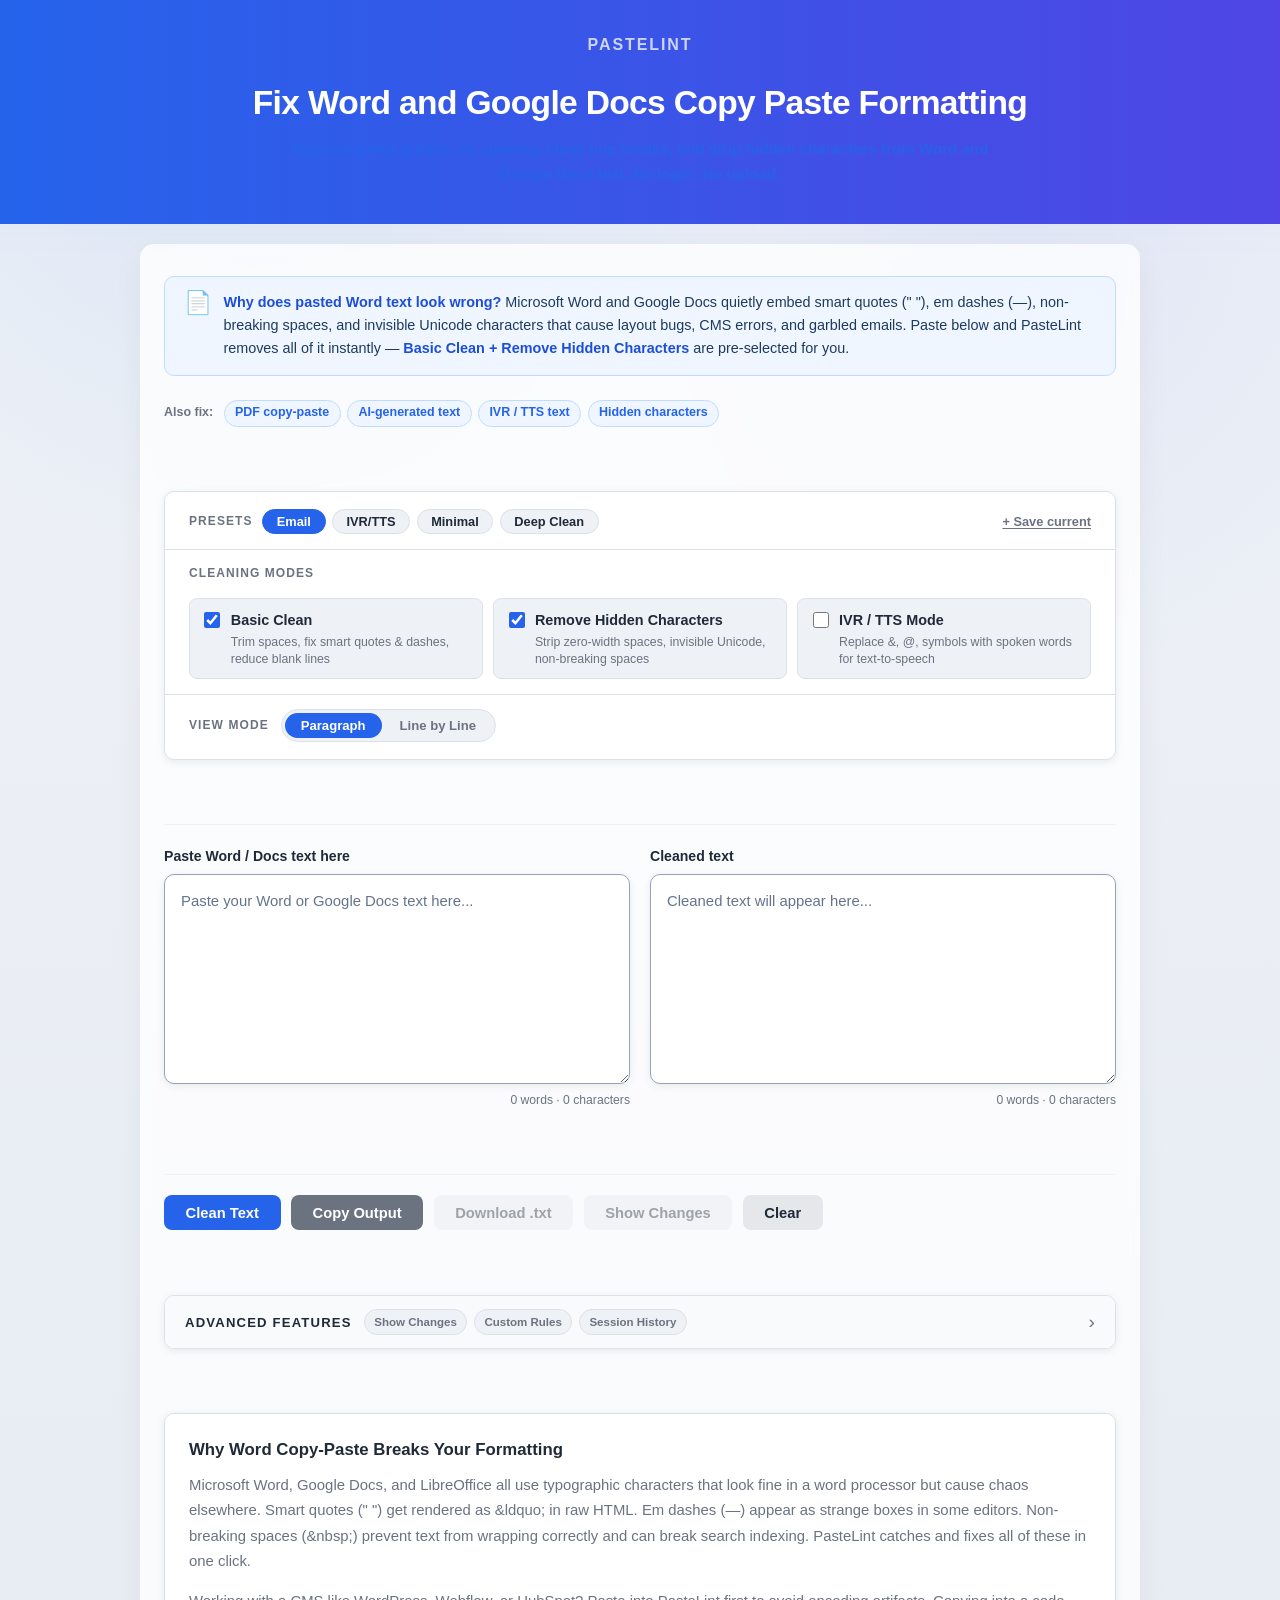
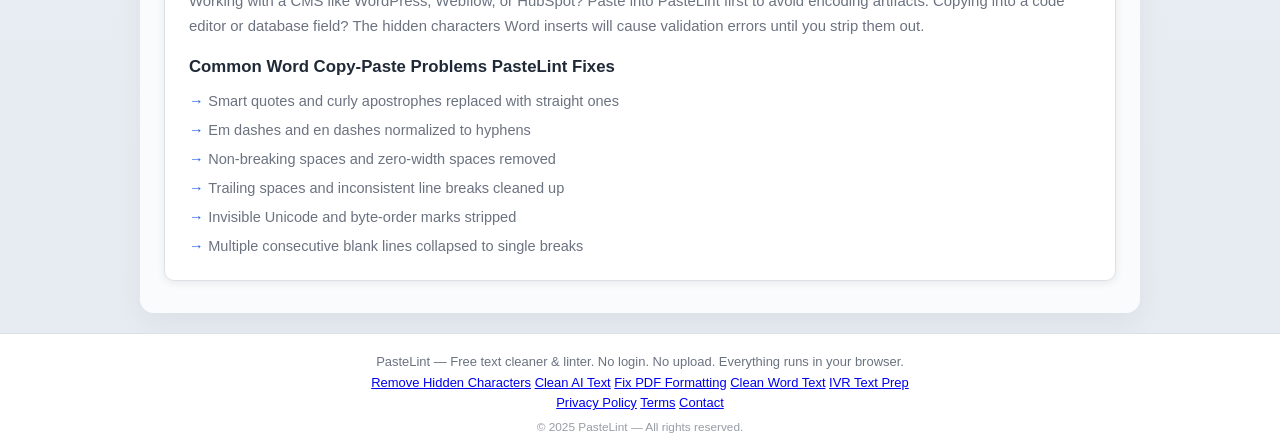
<file: word-paste-cleaner.html>
<!DOCTYPE html>
<html lang="en">
<head>
  <meta charset="UTF-8" />
  <meta name="viewport" content="width=device-width, initial-scale=1.0" />

  <title>Fix Word Copy Paste Formatting | Clean Text from Word and Google Docs | PasteLint</title>

  <meta name="description" content="Fix Word copy paste formatting instantly. Clean text from Microsoft Word and Google Docs by removing smart quotes, extra spaces, line breaks, and hidden characters. Free browser-based tool with no login or upload." />

  <!-- Canonical -->
  <link rel="canonical" href="https://guyt1225.github.io/word-paste-cleaner.html" />

  <!-- Open Graph -->
  <meta property="og:type" content="website" />
  <meta property="og:url" content="https://guyt1225.github.io/word-paste-cleaner.html" />
  <meta property="og:title" content="Fix Word Copy Paste Formatting | PasteLint" />
  <meta property="og:description" content="Clean text copied from Word and Google Docs. Remove formatting, spacing issues, and hidden characters instantly." />

  <!-- Twitter -->
  <meta name="twitter:card" content="summary" />
  <meta name="twitter:title" content="Fix Word Copy Paste Formatting | PasteLint" />
  <meta name="twitter:description" content="Fix formatting, spacing, and hidden characters from Word and Google Docs text. No login. No upload." />

  <meta name="author" content="PasteLint" />
  <link rel="icon" type="image/svg+xml" href="favicon.svg" />
  <link rel="stylesheet" href="style.css" />
</head>

<body data-default-preset="Email">

  <header>
    <div class="header-brand">
      <a href="index.html" style="color:inherit;text-decoration:none">PasteLint</a>
    </div>

    <h1>Fix Word and Google Docs Copy Paste Formatting</h1>

    <p class="subtitle">
      Remove smart quotes, fix spacing, clean line breaks, and strip hidden characters from Word and Google Docs text. No login. No upload.
    </p>
  </header>

  <main>

    <div class="lp-intro">
      <span class="lp-intro-icon">📄</span>
      <p class="lp-intro-text">
        <strong>Why does pasted Word text look wrong?</strong>
        Microsoft Word and Google Docs quietly embed smart quotes (" "), em dashes (—), non-breaking spaces, and invisible Unicode characters that cause layout bugs, CMS errors, and garbled emails. Paste below and PasteLint removes all of it instantly — <strong>Basic Clean + Remove Hidden Characters</strong> are pre-selected for you.
      </p>
    </div>

    <div class="lp-nav">
      <span class="lp-nav-label">Also fix:</span>
      <a href="pdf-copy-fix.html">PDF copy-paste</a>
      <a href="ai-text-cleaner.html">AI-generated text</a>
      <a href="ivr-text-prep.html">IVR / TTS text</a>
      <a href="remove-hidden-characters.html">Hidden characters</a>
    </div>

    <!-- Options: Presets + Cleaning Modes + View Mode -->
    <section class="options-section" aria-label="Cleaning options">

      <div class="presets-row">
        <span class="options-label">Presets</span>
        <div class="presets-list" id="presets-list"></div>
        <button id="btn-save-preset" class="btn-link">+ Save current</button>
      </div>

      <div class="options-divider"></div>

      <div class="options-modes-header">
        <span class="options-label">Cleaning Modes</span>
      </div>
      <div class="options-grid">

        <label class="option-label">
          <input type="checkbox" id="mode-basic" checked />
          <span class="option-text">
            <strong>Basic Clean</strong>
            <small>Trim spaces, fix smart quotes &amp; dashes, reduce blank lines</small>
          </span>
        </label>

        <label class="option-label">
          <input type="checkbox" id="mode-hidden" checked />
          <span class="option-text">
            <strong>Remove Hidden Characters</strong>
            <small>Strip zero-width spaces, invisible Unicode, non-breaking spaces</small>
          </span>
        </label>

        <label class="option-label">
          <input type="checkbox" id="mode-ivr" />
          <span class="option-text">
            <strong>IVR / TTS Mode</strong>
            <small>Replace &amp;, @, symbols with spoken words for text-to-speech</small>
          </span>
        </label>

      </div>

      <div class="options-divider"></div>

      <div class="mode-toggle-row">
        <span class="options-label">View Mode</span>
        <div class="mode-toggle" role="radiogroup" aria-label="View mode">
          <button id="toggle-paragraph" class="mode-toggle-btn active" role="radio" aria-checked="true">Paragraph</button>
          <button id="toggle-lines" class="mode-toggle-btn" role="radio" aria-checked="false">Line by Line</button>
        </div>
      </div>

    </section>

    <section class="textareas-section" id="paragraph-section">
      <div class="textarea-wrapper">
        <label for="input-text">Paste Word / Docs text here</label>
        <textarea id="input-text" placeholder="Paste your Word or Google Docs text here..." spellcheck="false"></textarea>
        <div class="textarea-footer">
          <span class="char-count" id="input-count">0 words &middot; 0 characters</span>
        </div>
      </div>
      <div class="textarea-wrapper">
        <label for="output-text">Cleaned text</label>
        <textarea id="output-text" placeholder="Cleaned text will appear here..." readonly spellcheck="false"></textarea>
        <div class="textarea-footer">
          <span class="char-count" id="output-count">0 words &middot; 0 characters</span>
        </div>
      </div>
    </section>

    <div class="lines-table-wrapper" id="lines-table-wrapper" hidden>
      <div class="lines-summary-bar">
        <span id="lines-summary"></span>
        <button id="btn-copy-lines" class="btn-link">Copy all cleaned lines</button>
      </div>
      <table class="lines-table" aria-label="Line by line comparison">
        <thead>
          <tr>
            <th class="lines-col-num">#</th>
            <th>Original</th>
            <th>Cleaned</th>
            <th class="lines-col-action"></th>
          </tr>
        </thead>
        <tbody id="lines-tbody"></tbody>
      </table>
    </div>

    <section class="buttons-section" aria-label="Actions">
      <button id="btn-clean" class="btn btn-primary">Clean Text</button>
      <button id="btn-copy" class="btn btn-secondary">Copy Output</button>
      <button id="btn-download" class="btn btn-ghost" disabled>Download .txt</button>
      <button id="btn-show-diff" class="btn btn-ghost" disabled>Show Changes</button>
      <button id="btn-clear" class="btn btn-ghost">Clear</button>
    </section>

    <div id="copy-feedback" class="copy-feedback" aria-live="polite"></div>

    <section id="report-section" class="report-section" hidden aria-label="Paste analysis report">
      <div class="report-header">
        <span class="report-title">What PasteLint Found</span>
        <span class="report-badge" id="report-badge"></span>
      </div>
      <ul class="report-list" id="report-list" aria-live="polite"></ul>
    </section>

    <section id="brief-section" class="brief-section" hidden aria-label="Text brief and insights">
      <div class="brief-header">
        <span class="brief-title">Text Brief</span>
        <span class="brief-type-badge" id="brief-type-badge"></span>
      </div>
      <div class="brief-stats" id="brief-stats"></div>
      <div class="brief-refs" id="brief-refs"></div>
    </section>

    <details class="advanced-details" id="advanced-details">
      <summary class="advanced-summary">
        <span class="advanced-summary-label">Advanced Features</span>
        <span class="advanced-summary-chips">
          <span class="adv-chip">Show Changes</span>
          <span class="adv-chip">Custom Rules</span>
          <span class="adv-chip">Session History</span>
        </span>
        <span class="advanced-summary-arrow" aria-hidden="true">›</span>
      </summary>
      <div class="advanced-body">
        <section id="diff-section" class="diff-section adv-panel" hidden aria-label="Changes view">
          <div class="diff-header">
            <span class="diff-title">What Changed</span>
            <span class="diff-legend">
              <span class="legend-item"><mark class="diff-removed">removed</mark></span>
              <span class="legend-item"><mark class="diff-added">added</mark></span>
              <span class="diff-summary" id="diff-summary"></span>
            </span>
          </div>
          <div id="diff-output" class="diff-output" aria-live="polite"></div>
        </section>
        <section class="custom-rules-section adv-panel" aria-label="Custom find and replace rules">
          <div class="custom-rules-header">
            <div>
              <span class="custom-rules-title">Custom Rules</span>
              <small class="custom-rules-desc">Persistent find &amp; replace — applied after cleaning modes</small>
            </div>
            <button id="btn-add-rule" class="btn-link">+ Add rule</button>
          </div>
          <div id="rules-list" class="rules-list"></div>
        </section>
        <section id="history-section" class="history-section adv-panel" aria-label="Recent sessions">
          <div class="history-header">
            <span class="history-title">Recent Sessions</span>
            <button id="btn-clear-history" class="btn-link btn-link-danger">Clear all</button>
          </div>
          <div id="history-list" class="history-list"></div>
        </section>
      </div>
    </details>

    <section class="seo-text">
      <h2>Why Word Copy-Paste Breaks Your Formatting</h2>
      <p>
        Microsoft Word, Google Docs, and LibreOffice all use typographic characters that look fine in a word processor
        but cause chaos elsewhere. Smart quotes (" ") get rendered as &amp;ldquo; in raw HTML. Em dashes (—) appear as
        strange boxes in some editors. Non-breaking spaces (&amp;nbsp;) prevent text from wrapping correctly and can break
        search indexing. PasteLint catches and fixes all of these in one click.
      </p>
      <p>
        Working with a CMS like WordPress, Webflow, or HubSpot? Paste into PasteLint first to avoid encoding artifacts.
        Copying into a code editor or database field? The hidden characters Word inserts will cause validation errors
        until you strip them out.
      </p>
      <h2>Common Word Copy-Paste Problems PasteLint Fixes</h2>
      <ul class="use-cases">
        <li>Smart quotes and curly apostrophes replaced with straight ones</li>
        <li>Em dashes and en dashes normalized to hyphens</li>
        <li>Non-breaking spaces and zero-width spaces removed</li>
        <li>Trailing spaces and inconsistent line breaks cleaned up</li>
        <li>Invisible Unicode and byte-order marks stripped</li>
        <li>Multiple consecutive blank lines collapsed to single breaks</li>
      </ul>
    </section>

  </main>

  <footer>
  <p>
    PasteLint &mdash; Free text cleaner &amp; linter. No login. No upload. Everything runs in your browser.
  </p>

  <p>
    <a href="/remove-hidden-characters.html">Remove Hidden Characters</a> 
    <a href="/ai-text-cleaner.html">Clean AI Text</a> 
    <a href="/pdf-copy-fix.html">Fix PDF Formatting</a>
    <a href="/word-paste-cleaner.html">Clean Word Text</a> 
    <a href="/ivr-text-prep.html">IVR Text Prep</a>
  </p>

  <p>
    <a href="/privacy-policy">Privacy Policy</a> 
    <a href="/terms">Terms</a> 
    <a href="/contact">Contact</a>
  </p>

  <p class="footer-copy">
    &copy; 2025 PasteLint &mdash; All rights reserved.
  </p>
</footer>

  <script src="script.js"></script>
</body>
</html>
</file>
<file: style.css>
/* =============================================
   PasteLint — Main Stylesheet
   ============================================= */

/* --- Reset & Base --- */
*, *::before, *::after {
  box-sizing: border-box;
  margin: 0;
  padding: 0;
}

:root {
  --color-bg:              #eef2f7; /* was lighter — now slightly cooler + deeper */
  --color-surface:         #ffffff;
  --color-border:          #dde1e7;
  --color-primary:         #2563eb;
  --color-primary-hover:   #1d4ed8;
  --color-secondary:       #6b7280;
  --color-secondary-hover: #4b5563;
  --color-ghost:           #e5e7eb;
  --color-ghost-hover:     #d1d5db;
  --color-text:            #1f2937;
  --color-text-muted:      #6b7280;
  --color-success:         #16a34a;
  --color-danger:          #b91c1c;
  --radius:                10px;
  --shadow:                0 2px 8px rgba(0,0,0,0.08);
}

html {
  font-size: 16px;
  scroll-behavior: smooth;
}

body {
  font-family: -apple-system, BlinkMacSystemFont, "Segoe UI", Roboto, Helvetica, Arial, sans-serif;

background:
  radial-gradient(circle at 20% 0%, rgba(37, 99, 235, 0.10), transparent 35rem),
  radial-gradient(circle at 80% 10%, rgba(99, 102, 241, 0.08), transparent 30rem),
  linear-gradient(to bottom, #eef2f7 0%, #e6ebf2 100%);

  color: var(--color-text);
  line-height: 1.6;
  min-height: 100vh;
  display: flex;
  flex-direction: column;
}
body::before {
  content: "";
  position: fixed;
  top: 0;
  left: 0;
  width: 100%;
  height: 260px;

  background: linear-gradient(
    to bottom,
    rgba(37, 99, 235, 0.08),
    rgba(37, 99, 235, 0.03),
    transparent
  );

  pointer-events: none;
  z-index: 0;
}

header,
main,
footer {
  position: relative;
  z-index: 1;
}

/* --- Header --- */
header {
  background: linear-gradient(to right, #2563eb, #4f46e5);
  color: #fff;
  text-align: center;
  position: relative;
  padding: 2rem 1rem 1.75rem;
}

.header-brand {
  font-size: 1rem;
  font-weight: 800;
  letter-spacing: 0.12em;
  text-transform: uppercase;
  opacity: 0.75;
  margin-bottom: 0.5rem;
}

header h1 {
  font-size: clamp(1.4rem, 4vw, 2.1rem);
  font-weight: 700;
  letter-spacing: -0.02em;
  margin-bottom: 0.5rem;
}

.subtitle {
  font-size: 0.88rem;
  opacity: 0.82;
  max-width: 640px;
  margin: 0 auto;
}

/* --- Theme toggle --- */
/* Fix theme toggle placement */
.theme-toggle {
  position: relative; /* NOT absolute or fixed */
  display: flex;
  justify-content: center;
  align-items: center;
  gap: 10px;
  margin: 16px auto 8px auto;
  z-index: 2;
}

/* Add breathing room to header */
.hero {
  padding-top: 24px;
}

.theme-toggle button {
  font-size: 0.75rem;
  padding: 4px 8px;
  border-radius: 6px;
  border: 1px solid rgba(0,0,0,0.1);
  background: rgba(255,255,255,0.6);
  cursor: pointer;
  transition: 0.15s ease;
}

.theme-toggle button:hover {
  background: rgba(255,255,255,0.9);
}
/* Active button */
.theme-toggle button.active {
  background: var(--color-primary);
  color: #ffffff;
  border-color: var(--color-primary);
}

/* Dark theme */
body.theme-dark {
  --color-bg: #0f172a;
  --color-surface: #111827;
  --color-border: #334155;
  --color-primary: #60a5fa;
  --color-primary-hover: #3b82f6;
  --color-secondary: #475569;
  --color-secondary-hover: #64748b;
  --color-ghost: #1e293b;
  --color-ghost-hover: #334155;
  --color-text: #e5e7eb;
  --color-text-muted: #94a3b8;

  background:
    radial-gradient(circle at top left, rgba(96, 165, 250, 0.16), transparent 32rem),
    radial-gradient(circle at top right, rgba(129, 140, 248, 0.12), transparent 28rem),
    var(--color-bg);
}

/* Terminal theme */
body.theme-terminal {
  --color-bg: #020403;
  --color-surface: #06120b;
  --color-border: #14532d;
  --color-primary: #22c55e;
  --color-primary-hover: #16a34a;
  --color-secondary: #166534;
  --color-secondary-hover: #15803d;
  --color-ghost: #052e16;
  --color-ghost-hover: #14532d;
  --color-text: #86efac;
  --color-text-muted: #4ade80;

  background:
    radial-gradient(circle at top left, rgba(34, 197, 94, 0.14), transparent 30rem),
    linear-gradient(to bottom, #020403, #031007);
}

/* Adjust surfaces for dark/terminal */
body.theme-dark main,
body.theme-terminal main {
  background: rgba(17, 24, 39, 0.82);
}

body.theme-terminal main {
  box-shadow: 0 0 28px rgba(34, 197, 94, 0.08);
}

/* Inputs + cards adapt */
body.theme-dark textarea,
body.theme-terminal textarea,
body.theme-dark .tool-card,
body.theme-terminal .tool-card {
  background: var(--color-surface);
  color: var(--color-text);
  border-color: var(--color-border);
}

/* Terminal glow */
body.theme-terminal h1,
body.theme-terminal h2,
body.theme-terminal h3 {
  text-shadow: 0 0 8px rgba(34, 197, 94, 0.35);
}
/* Terminal mode enhancements */
body.theme-terminal {
  font-family: "Courier New", Consolas, Monaco, monospace;
}

/* subtle CRT scanline overlay */
body.theme-terminal::after {
  content: "";
  position: fixed;
  inset: 0;
  pointer-events: none;
  z-index: 9999;
  opacity: 0.08;
  background: repeating-linear-gradient(
    to bottom,
    rgba(134, 239, 172, 0.12) 0px,
    rgba(134, 239, 172, 0.12) 1px,
    transparent 1px,
    transparent 4px
  );
}

/* terminal command prompt badge */
body.theme-terminal .tool-badge::before {
  content: "> ";
}

body.theme-terminal .tool-badge {
  background: rgba(34, 197, 94, 0.08);
  border: 1px solid rgba(34, 197, 94, 0.35);
  color: #86efac;
}

/* glowing terminal panels */
body.theme-terminal .options-section,
body.theme-terminal .seo-text,
body.theme-terminal .tool-card,
body.theme-terminal .advanced-details,
body.theme-terminal .report-section,
body.theme-terminal .brief-section {
  background: rgba(2, 20, 10, 0.88);
  border-color: rgba(34, 197, 94, 0.28);
  box-shadow: 0 0 18px rgba(34, 197, 94, 0.06);
}

/* terminal textareas */
body.theme-terminal textarea {
  background: #010302;
  color: #86efac;
  border-color: rgba(34, 197, 94, 0.35);
  box-shadow: inset 0 0 18px rgba(34, 197, 94, 0.06);
}

body.theme-terminal textarea::placeholder {
  color: rgba(134, 239, 172, 0.45);
}

/* terminal buttons */
body.theme-terminal .btn-primary {
  background: #16a34a;
  color: #020403;
}

body.theme-terminal .btn-secondary,
body.theme-terminal .btn-ghost {
  background: rgba(20, 83, 45, 0.7);
  color: #86efac;
  border: 1px solid rgba(34, 197, 94, 0.25);
}

body.theme-terminal .btn:hover,
body.theme-terminal .tool-card:hover {
  box-shadow: 0 0 20px rgba(34, 197, 94, 0.14);
}

/* blinking cursor after main headline */
body.theme-terminal h1::after {
  content: "_";
  margin-left: 6px;
  animation: terminalBlink 1s steps(1) infinite;
}

@keyframes terminalBlink {
  50% {
    opacity: 0;
  }
}
/* Terminal header override */
body.theme-terminal header {
  background: linear-gradient(to bottom, #020403, #031007);
  border-bottom: 1px solid rgba(34, 197, 94, 0.25);
}
/* Fix all remaining light panels */
body.theme-terminal .advanced-summary,
body.theme-terminal .custom-rules-header,
body.theme-terminal .history-header,
body.theme-terminal .diff-header,
body.theme-terminal .lines-summary-bar {
  background: rgba(3, 12, 7, 0.85);
  border-color: rgba(34, 197, 94, 0.2);
}
body.theme-terminal * {
  scrollbar-color: #22c55e #020403;
}
/* --- Main Container --- */
main {
   flex: 1;
  width: 100%;
  max-width: 1000px;
  margin: 20px auto; /* was 0 auto */
  padding: 2rem 1.5rem;

  display: flex;
  flex-direction: column;
  gap: 1.5rem;

  background: rgba(255, 255, 255, 0.78);
  backdrop-filter: blur(6px);

  border-radius: 14px;
  box-shadow: 0 10px 30px rgba(0,0,0,0.05);

}
section {
  margin-top: 40px;
  padding-top: 20px;
  border-top: 1px solid rgba(0,0,0,0.04);
}

/* =============================================
   OPTIONS SECTION
   ============================================= */
.options-section {
  background: var(--color-surface);
  border: 1px solid var(--color-border);
  border-radius: var(--radius);
  padding: 1.1rem 1.5rem;
  box-shadow: var(--shadow);
  display: flex;
  flex-direction: column;
  gap: 0.9rem;
}

.options-divider {
  border: none;
  border-top: 1px solid var(--color-border);
  margin: 0 -1.5rem;
}

/* Shared label style used in multiple rows */
.options-label {
  font-size: 0.75rem;
  font-weight: 700;
  text-transform: uppercase;
  letter-spacing: 0.09em;
  color: var(--color-text-muted);
  flex-shrink: 0;
}

/* --- Presets Row --- */
.presets-row {
  display: flex;
  align-items: center;
  gap: 0.6rem;
  flex-wrap: wrap;
}

.presets-list {
  display: flex;
  align-items: center;
  gap: 0.4rem;
  flex-wrap: wrap;
  flex: 1;
}

/* Individual preset pill */
.preset-btn {
  background: var(--color-bg);
  border: 1px solid var(--color-border);
  border-radius: 999px;
  padding: 0.25rem 0.85rem;
  font-size: 0.8rem;
  font-weight: 600;
  color: var(--color-text);
  cursor: pointer;
  transition: background 0.12s, border-color 0.12s, color 0.12s;
  display: inline-flex;
  align-items: center;
  gap: 0.35rem;
}

.preset-btn:hover {
  background: #eff6ff;
  border-color: var(--color-primary);
  color: var(--color-primary);
}

.preset-btn.active {
  background: var(--color-primary);
  border-color: var(--color-primary);
  color: #fff;
}

.preset-btn .preset-delete {
  opacity: 0.5;
  font-size: 0.85rem;
  line-height: 1;
  transition: opacity 0.12s;
  margin-left: 2px;
}

.preset-btn .preset-delete:hover {
  opacity: 1;
}

/* --- Cleaning Modes Grid --- */
.options-modes-header {
  display: flex;
  align-items: center;
}

.options-grid {
  display: flex;
  flex-wrap: wrap;
  gap: 0.65rem;
}

.option-label {
  display: flex;
  align-items: flex-start;
  gap: 0.65rem;
  background: var(--color-bg);
  border: 1px solid var(--color-border);
  border-radius: 8px;
  padding: 0.65rem 0.9rem;
  cursor: pointer;
  flex: 1 1 200px;
  transition: border-color 0.15s, background 0.15s;
}

.option-label:hover {
  border-color: var(--color-primary);
  background: #eff6ff;
}

.option-label input[type="checkbox"] {
  margin-top: 3px;
  width: 16px;
  height: 16px;
  accent-color: var(--color-primary);
  flex-shrink: 0;
  cursor: pointer;
}

.option-text {
  display: flex;
  flex-direction: column;
  gap: 0.1rem;
}

.option-text strong {
  font-size: 0.9rem;
  color: var(--color-text);
}

.option-text small {
  font-size: 0.77rem;
  color: var(--color-text-muted);
  line-height: 1.4;
}

/* --- View Mode Toggle --- */
.mode-toggle-row {
  display: flex;
  align-items: center;
  gap: 0.75rem;
}

.mode-toggle {
  display: inline-flex;
  background: var(--color-bg);
  border: 1px solid var(--color-border);
  border-radius: 999px;
  padding: 3px;
  gap: 2px;
}

.mode-toggle-btn {
  background: none;
  border: none;
  border-radius: 999px;
  padding: 0.3rem 1rem;
  font-size: 0.82rem;
  font-weight: 600;
  color: var(--color-text-muted);
  cursor: pointer;
  transition: background 0.15s, color 0.15s;
}

.mode-toggle-btn.active {
  background: var(--color-primary);
  color: #fff;
}

.mode-toggle-btn:hover:not(.active) {
  background: var(--color-ghost);
  color: var(--color-text);
}

/* =============================================
   TEXTAREA SECTION
   ============================================= */
.textareas-section {
  display: grid;
  grid-template-columns: 1fr 1fr;
  gap: 1.25rem;
}

@media (max-width: 640px) {
  .textareas-section {
    grid-template-columns: 1fr;
  }
}

.textarea-wrapper {
  display: flex;
  flex-direction: column;
  gap: 0.4rem;
}

.textarea-wrapper label {
  font-weight: 600;
  font-size: 0.88rem;
  color: var(--color-text);
}

.textarea-wrapper textarea {
  width: 100%;
  min-height: 210px;
  padding: 0.85rem 1rem;

  border: 1px solid rgba(0,0,0,0.08);
  border-radius: var(--radius);

  font-family: inherit;
  font-size: 0.93rem;
  line-height: 1.65;
  color: var(--color-text);

  background: #ffffff;
  resize: vertical;

  transition: border-color 0.15s ease, box-shadow 0.15s ease, background 0.15s ease;
  box-shadow: var(--shadow);
}

.textarea-wrapper textarea:focus {
  outline: none;
  border-color: #6366f1;
  box-shadow: 0 0 0 3px rgba(99,102,241,0.15);
}

.textarea-wrapper textarea[readonly] {
  background: #f9fafb;
  cursor: default;
}

.textarea-footer {
  display: flex;
  align-items: center;
  justify-content: flex-end;
}

.char-count {
  font-size: 0.76rem;
  color: var(--color-text-muted);
}

/* Line mode: single-column input, hide output textarea */
.textareas-section.line-mode {
  grid-template-columns: 1fr;
}

.textareas-section.line-mode .textarea-wrapper:last-child {
  display: none;
}

/* =============================================
   LINE-BY-LINE MODE
   ============================================= */
.lines-table-wrapper {
  background: var(--color-surface);
  border: 1px solid var(--color-border);
  border-radius: var(--radius);
  box-shadow: var(--shadow);
  overflow: hidden;
}

.lines-summary-bar {
  display: flex;
  align-items: center;
  justify-content: space-between;
  padding: 0.6rem 1rem;
  background: #f8fafc;
  border-bottom: 1px solid var(--color-border);
  font-size: 0.8rem;
  color: var(--color-text-muted);
}

.lines-table {
  width: 100%;
  border-collapse: collapse;
  font-size: 0.88rem;
}

.lines-table thead th {
  background: #f8fafc;
  padding: 0.5rem 0.85rem;
  text-align: left;
  font-size: 0.75rem;
  font-weight: 700;
  text-transform: uppercase;
  letter-spacing: 0.06em;
  color: var(--color-text-muted);
  border-bottom: 1px solid var(--color-border);
}

.lines-col-num { width: 36px; text-align: center; }
.lines-col-action { width: 50px; }

.lines-table tbody tr {
  border-bottom: 1px solid var(--color-border);
  transition: background 0.1s;
}

.lines-table tbody tr:last-child {
  border-bottom: none;
}

.lines-table tbody tr:hover {
  background: #f8fafc;
}

/* Highlight rows where the text actually changed */
.lines-table tbody tr.line-changed {
  background: #fffbeb;
}

.lines-table tbody tr.line-changed:hover {
  background: #fef3c7;
}

.lines-table td {
  padding: 0.55rem 0.85rem;
  vertical-align: top;
  color: var(--color-text);
  word-break: break-word;
}

.lines-table td.line-num {
  color: var(--color-text-muted);
  font-size: 0.75rem;
  text-align: center;
  font-weight: 600;
}

.lines-table td.line-original {
  color: var(--color-text-muted);
  font-style: italic;
}

/* Empty line placeholder */
.line-empty-label {
  color: #d1d5db;
  font-size: 0.78rem;
  font-style: italic;
}

/* Per-line copy button */
.btn-copy-line {
  background: none;
  border: 1px solid var(--color-border);
  color: var(--color-text-muted);
  font-size: 0.72rem;
  padding: 0.15rem 0.5rem;
  border-radius: 4px;
  cursor: pointer;
  transition: background 0.1s, color 0.1s;
  white-space: nowrap;
}

.btn-copy-line:hover {
  background: #eff6ff;
  color: var(--color-primary);
  border-color: var(--color-primary);
}

/* =============================================
   BUTTONS SECTION
   ============================================= */
.buttons-section {
  display: flex;
  flex-wrap: wrap;
  gap: 0.65rem;
}

.btn {
  display: inline-flex;
  align-items: center;
  justify-content: center;
  padding: 0.6rem 1.35rem;

  border-radius: 8px;
  font-size: 0.92rem;
  font-weight: 600;
  cursor: pointer;
  border: none;

  transition: all 0.15s ease;
}

.btn:hover {
  transform: translateY(-1px);
}

.btn:active { transform: scale(0.97); }

.btn-primary         { background: var(--color-primary);   color: #fff; }
.btn-primary:hover   { background: var(--color-primary-hover); }
.btn-secondary       { background: var(--color-secondary); color: #fff; }
.btn-secondary:hover { background: var(--color-secondary-hover); }
.btn-ghost           { background: var(--color-ghost);     color: var(--color-text); }
.btn-ghost:hover     { background: var(--color-ghost-hover); }

.btn:disabled {
  opacity: 0.42;
  cursor: not-allowed;
  pointer-events: none;
}

/* --- Plain link-style buttons --- */
.btn-link {
  background: none;
  border: none;
  padding: 0;
  font-size: 0.8rem;
  font-weight: 600;
  cursor: pointer;
  text-decoration: underline;
  text-underline-offset: 2px;
  color: var(--color-text-muted);
  transition: color 0.15s;
  flex-shrink: 0;
}

.btn-link:hover       { color: var(--color-text); }
.btn-link-danger:hover { color: var(--color-danger); }

/* --- Copy feedback --- */
.copy-feedback {
  font-size: 0.86rem;
  color: var(--color-success);
  font-weight: 500;
  min-height: 1.2em;
}

/* =============================================
   SMART DETECTION REPORT
   ============================================= */
.report-section {
  background: var(--color-surface);
  border: 1px solid #bfdbfe;
  border-left: 4px solid var(--color-primary);
  border-radius: var(--radius);
  box-shadow: var(--shadow);
  overflow: hidden;
}

.report-header {
  display: flex;
  align-items: center;
  gap: 0.75rem;
  padding: 0.7rem 1.2rem;
  background: #eff6ff;
  border-bottom: 1px solid #bfdbfe;
}

.report-title {
  font-size: 0.82rem;
  font-weight: 700;
  text-transform: uppercase;
  letter-spacing: 0.07em;
  color: var(--color-primary);
}

.report-badge {
  background: var(--color-primary);
  color: #fff;
  font-size: 0.72rem;
  font-weight: 700;
  padding: 0.1rem 0.65rem;
  border-radius: 999px;
  letter-spacing: 0.04em;
}

.report-list {
  list-style: none;
  padding: 0.75rem 1.2rem;
  display: flex;
  flex-direction: column;
  gap: 0.3rem;
}

.report-list li {
  font-size: 0.88rem;
  color: var(--color-text);
  padding-left: 1.1rem;
  position: relative;
}

.report-list li::before {
  content: "✓";
  position: absolute;
  left: 0;
  color: var(--color-primary);
  font-size: 0.75rem;
  top: 2px;
}

.report-list li.report-warning::before {
  content: "⚠";
  color: #d97706;
}

.report-clean {
  font-size: 0.88rem;
  color: var(--color-success);
  font-weight: 600;
  padding: 0.75rem 1.2rem;
}

/* =============================================
   TEXT BRIEF / INSIGHT PANEL
   ============================================= */
.brief-section {
  background: var(--color-surface);
  border: 1px solid var(--color-border);
  border-radius: var(--radius);
  box-shadow: var(--shadow);
  overflow: hidden;
}

.brief-header {
  display: flex;
  align-items: center;
  justify-content: space-between;
  gap: 0.75rem;
  padding: 0.7rem 1.2rem;
  background: #f8fafc;
  border-bottom: 1px solid var(--color-border);
}

.brief-title {
  font-size: 0.82rem;
  font-weight: 700;
  text-transform: uppercase;
  letter-spacing: 0.07em;
  color: var(--color-text-muted);
}

.brief-type-badge {
  background: #ede9fe;
  color: #6d28d9;
  font-size: 0.72rem;
  font-weight: 700;
  padding: 0.1rem 0.65rem;
  border-radius: 999px;
  letter-spacing: 0.04em;
}

/* Stat chips row */
.brief-stats {
  display: flex;
  flex-wrap: wrap;
  gap: 0.5rem;
  padding: 0.85rem 1.2rem 0.6rem;
}

.brief-stat {
  display: flex;
  flex-direction: column;
  align-items: center;
  background: var(--color-bg);
  border: 1px solid var(--color-border);
  border-radius: var(--radius);
  padding: 0.45rem 0.9rem;
  min-width: 5.5rem;
  text-align: center;
}

.brief-stat-value {
  font-size: 1.1rem;
  font-weight: 700;
  color: var(--color-text);
  line-height: 1.2;
}

.brief-stat-label {
  font-size: 0.68rem;
  color: var(--color-text-muted);
  font-weight: 600;
  text-transform: uppercase;
  letter-spacing: 0.06em;
  margin-top: 0.15rem;
}

/* Reference / context rows */
.brief-refs {
  padding: 0.1rem 1.2rem 0.85rem;
  display: flex;
  flex-direction: column;
  gap: 0.35rem;
}

.brief-ref-row {
  display: flex;
  align-items: flex-start;
  gap: 0.5rem;
  font-size: 0.84rem;
}

.brief-ref-label {
  font-weight: 700;
  color: var(--color-text-muted);
  min-width: 7rem;
  flex-shrink: 0;
  padding-top: 0.05rem;
}

.brief-ref-values {
  display: flex;
  flex-wrap: wrap;
  gap: 0.3rem;
}

.brief-ref-tag {
  background: #f1f5f9;
  border: 1px solid var(--color-border);
  border-radius: 4px;
  padding: 0.1rem 0.45rem;
  font-size: 0.78rem;
  color: var(--color-text);
  word-break: break-all;
  max-width: 28rem;
  overflow: hidden;
  text-overflow: ellipsis;
  white-space: nowrap;
}

.brief-ref-tag.is-link {
  color: var(--color-primary);
}

/* =============================================
   ADVANCED FEATURES COLLAPSIBLE
   ============================================= */
.advanced-details {
  background: var(--color-surface);
  border: 1px solid var(--color-border);
  border-radius: var(--radius);
  box-shadow: var(--shadow);
  overflow: hidden;
}

/* The clickable summary row */
.advanced-summary {
  display: flex;
  align-items: center;
  gap: 0.75rem;
  padding: 0.85rem 1.25rem;
  cursor: pointer;
  user-select: none;
  list-style: none;
  background: #f8fafc;
  transition: background 0.15s;
}

/* Remove default marker in all browsers */
.advanced-summary::-webkit-details-marker { display: none; }
.advanced-summary::marker               { display: none; }

.advanced-summary:hover { background: #eff6ff; }

.advanced-summary-label {
  font-size: 0.82rem;
  font-weight: 700;
  text-transform: uppercase;
  letter-spacing: 0.09em;
  color: var(--color-text);
  flex-shrink: 0;
}

/* Small "tag" chips describing what's inside */
.advanced-summary-chips {
  display: flex;
  gap: 0.4rem;
  flex-wrap: wrap;
  flex: 1;
}

.adv-chip {
  background: var(--color-bg);
  border: 1px solid var(--color-border);
  border-radius: 999px;
  padding: 0.15rem 0.6rem;
  font-size: 0.72rem;
  font-weight: 600;
  color: var(--color-text-muted);
}

/* Rotating arrow indicator */
.advanced-summary-arrow {
  font-size: 1.2rem;
  color: var(--color-text-muted);
  transition: transform 0.2s;
  flex-shrink: 0;
  line-height: 1;
}

.advanced-details[open] .advanced-summary-arrow {
  transform: rotate(90deg);
}

/* Body: stack panels with a gap */
.advanced-body {
  display: flex;
  flex-direction: column;
  gap: 0;
  border-top: 1px solid var(--color-border);
}

/* Each panel inside advanced gets a separator */
.adv-panel {
  border-radius: 0;
  box-shadow: none;
  border: none;
  border-bottom: 1px solid var(--color-border);
}

.adv-panel:last-child { border-bottom: none; }

/* =============================================
   DIFF SECTION
   ============================================= */
.diff-section {
  background: var(--color-surface);
  border: 1px solid var(--color-border);
  border-radius: var(--radius);
  box-shadow: var(--shadow);
  overflow: hidden;
}

.diff-header {
  display: flex;
  align-items: center;
  justify-content: space-between;
  flex-wrap: wrap;
  gap: 0.5rem;
  padding: 0.7rem 1.2rem;
  background: #f8fafc;
  border-bottom: 1px solid var(--color-border);
}

.diff-title {
  font-size: 0.82rem;
  font-weight: 700;
  text-transform: uppercase;
  letter-spacing: 0.07em;
  color: var(--color-text-muted);
}

.diff-legend {
  display: flex;
  align-items: center;
  gap: 0.75rem;
  flex-wrap: wrap;
}

.legend-item { font-size: 0.8rem; }

mark.diff-removed {
  background: #fee2e2;
  color: #b91c1c;
  text-decoration: line-through;
  border-radius: 3px;
  padding: 0 2px;
}

mark.diff-added {
  background: #dcfce7;
  color: #15803d;
  border-radius: 3px;
  padding: 0 2px;
}

.diff-summary {
  font-size: 0.76rem;
  color: var(--color-text-muted);
  font-style: italic;
}

.diff-output {
  padding: 1rem 1.2rem;
  font-family: inherit;
  font-size: 0.93rem;
  line-height: 1.8;
  color: var(--color-text);
  white-space: pre-wrap;
  word-break: break-word;
  max-height: 380px;
  overflow-y: auto;
}

.diff-no-changes {
  color: var(--color-text-muted);
  font-style: italic;
  font-size: 0.88rem;
}

/* =============================================
   CUSTOM RULES
   ============================================= */
.custom-rules-section {
  background: var(--color-surface);
  border: 1px solid var(--color-border);
  border-radius: var(--radius);
  box-shadow: var(--shadow);
  overflow: hidden;
}

.custom-rules-header {
  display: flex;
  align-items: center;
  justify-content: space-between;
  padding: 0.7rem 1.2rem;
  background: #f8fafc;
  border-bottom: 1px solid var(--color-border);
}

.custom-rules-title {
  font-size: 0.82rem;
  font-weight: 700;
  text-transform: uppercase;
  letter-spacing: 0.07em;
  color: var(--color-text-muted);
}

.custom-rules-desc {
  font-size: 0.75rem;
  color: var(--color-text-muted);
  margin-left: 0.5rem;
  font-style: italic;
}

.rules-list {
  display: flex;
  flex-direction: column;
}

/* Empty state */
.rules-empty {
  padding: 1rem 1.2rem;
  font-size: 0.86rem;
  color: var(--color-text-muted);
  font-style: italic;
  text-align: center;
}

/* A single rule row */
.rule-row {
  display: flex;
  align-items: center;
  gap: 0.6rem;
  padding: 0.65rem 1.2rem;
  border-bottom: 1px solid var(--color-border);
  transition: background 0.1s;
}

.rule-row:last-child { border-bottom: none; }
.rule-row:hover      { background: #f8fafc; }

.rule-toggle {
  flex-shrink: 0;
  width: 15px;
  height: 15px;
  accent-color: var(--color-primary);
  cursor: pointer;
}

.rule-input {
  flex: 1;
  padding: 0.35rem 0.6rem;
  border: 1px solid var(--color-border);
  border-radius: 6px;
  font-family: inherit;
  font-size: 0.86rem;
  color: var(--color-text);
  background: var(--color-surface);
  transition: border-color 0.12s;
  min-width: 0;
}

.rule-input:focus {
  outline: none;
  border-color: var(--color-primary);
  box-shadow: 0 0 0 2px rgba(37,99,235,0.1);
}

.rule-arrow {
  color: var(--color-text-muted);
  font-size: 0.9rem;
  flex-shrink: 0;
}

.rule-delete {
  background: none;
  border: none;
  color: var(--color-text-muted);
  font-size: 1.1rem;
  line-height: 1;
  cursor: pointer;
  padding: 0.2rem 0.3rem;
  border-radius: 4px;
  transition: background 0.1s, color 0.1s;
  flex-shrink: 0;
}

.rule-delete:hover {
  background: #fee2e2;
  color: var(--color-danger);
}

/* =============================================
   HISTORY SECTION
   ============================================= */
.history-section {
  background: var(--color-surface);
  border: 1px solid var(--color-border);
  border-radius: var(--radius);
  box-shadow: var(--shadow);
  overflow: hidden;
}

.history-header {
  display: flex;
  align-items: center;
  justify-content: space-between;
  padding: 0.7rem 1.2rem;
  background: #f8fafc;
  border-bottom: 1px solid var(--color-border);
}

.history-title {
  font-size: 0.82rem;
  font-weight: 700;
  text-transform: uppercase;
  letter-spacing: 0.07em;
  color: var(--color-text-muted);
}

.history-list { display: flex; flex-direction: column; }

.history-empty {
  padding: 1.1rem;
  font-size: 0.86rem;
  color: var(--color-text-muted);
  font-style: italic;
  text-align: center;
}

.history-entry {
  display: flex;
  align-items: flex-start;
  gap: 1rem;
  padding: 0.8rem 1.2rem;
  border-bottom: 1px solid var(--color-border);
  transition: background 0.1s;
}

.history-entry:last-child { border-bottom: none; }
.history-entry:hover      { background: #f8fafc; }

.history-entry-info   { flex: 1; min-width: 0; }

.history-entry-preview {
  font-size: 0.88rem;
  color: var(--color-text);
  white-space: nowrap;
  overflow: hidden;
  text-overflow: ellipsis;
  margin-bottom: 0.2rem;
}

.history-entry-meta {
  font-size: 0.73rem;
  color: var(--color-text-muted);
  display: flex;
  gap: 0.65rem;
  flex-wrap: wrap;
}

.history-entry-actions {
  display: flex;
  align-items: center;
  gap: 0.45rem;
  flex-shrink: 0;
}

.btn-restore {
  font-size: 0.78rem;
  padding: 0.28rem 0.7rem;
  border-radius: 6px;
  background: #eff6ff;
  color: var(--color-primary);
  border: 1px solid #bfdbfe;
  font-weight: 600;
  cursor: pointer;
  transition: background 0.12s, border-color 0.12s;
}

.btn-restore:hover { background: #dbeafe; border-color: var(--color-primary); }

.btn-delete-entry {
  background: none;
  border: none;
  color: var(--color-text-muted);
  font-size: 1rem;
  line-height: 1;
  cursor: pointer;
  padding: 0.2rem 0.3rem;
  border-radius: 4px;
  transition: background 0.12s, color 0.12s;
}

.btn-delete-entry:hover {
  background: #fee2e2;
  color: var(--color-danger);
}

/* =============================================
   SEO TEXT
   ============================================= */
.seo-text {
  background: var(--color-surface);
  border: 1px solid var(--color-border);
  border-radius: var(--radius);
  padding: 1.4rem 1.5rem;
  box-shadow: var(--shadow);
}

.seo-text h2 {
  font-size: 1.05rem;
  font-weight: 700;
  margin-bottom: 0.6rem;
  color: var(--color-text);
}

.seo-text p {
  font-size: 0.93rem;
  color: var(--color-text-muted);
  margin-bottom: 0.9rem;
  line-height: 1.7;
}

.use-cases {
  list-style: none;
  padding: 0;
  display: flex;
  flex-direction: column;
  gap: 0.35rem;
}

.use-cases li {
  font-size: 0.91rem;
  color: var(--color-text-muted);
  padding-left: 1.2rem;
  position: relative;
}

.use-cases li::before {
  content: "→";
  position: absolute;
  left: 0;
  color: var(--color-primary);
  font-weight: 700;
}

/* =============================================
   LANDING PAGE INTRO CALLOUT
   ============================================= */
.lp-intro {
  background: #eff6ff;
  border: 1px solid #bfdbfe;
  border-radius: var(--radius);
  padding: 0.9rem 1.2rem;
  display: flex;
  align-items: flex-start;
  gap: 0.7rem;
}

.lp-intro-icon {
  font-size: 1.4rem;
  line-height: 1;
  flex-shrink: 0;
  margin-top: 0.05rem;
}

.lp-intro-text {
  font-size: 0.9rem;
  color: #1e3a5f;
  line-height: 1.6;
}

.lp-intro-text strong { color: #1d4ed8; }

/* "Other tools" nav bar on landing pages */
.lp-nav {
  display: flex;
  align-items: center;
  gap: 0.4rem;
  flex-wrap: wrap;
  font-size: 0.78rem;
}

.lp-nav-label {
  color: var(--color-text-muted);
  font-weight: 600;
  margin-right: 0.25rem;
}

.lp-nav a {
  color: var(--color-primary);
  text-decoration: none;
  border: 1px solid #bfdbfe;
  background: #eff6ff;
  border-radius: 999px;
  padding: 0.15rem 0.65rem;
  font-weight: 600;
  transition: background 0.15s;
}

.lp-nav a:hover { background: #dbeafe; }

/* =============================================
   FOOTER
   ============================================= */
footer {
  text-align: center;
  padding: 1.1rem 1rem 0.7rem;
  font-size: 0.81rem;
  color: var(--color-text-muted);
  border-top: 1px solid var(--color-border);
  background: var(--color-surface);
}

.footer-copy {
  margin-top: 0.25rem;
  font-size: 0.74rem;
  color: var(--color-text-muted);
  opacity: 0.7;
}
/* Hero section */
.hero {
  max-width: 900px;
  margin: 40px auto 20px auto;
  padding: 0 20px;
  text-align: center;
}

.hero h1 {
  font-size: 2.4rem;
  font-weight: 700;
  margin-bottom: 16px;
}

.subtitle {
  font-size: 0.95rem;
  color: #4b5563;
  max-width: 700px;
  margin: 0 auto 10px auto;
  line-height: 1.6;
  opacity: 0.85; 
}

.subtitle-small {
  font-size: 0.95rem;
  color: #6b7280;
}

/* Badge */
.tool-badge {
  display: inline-block;
  background: #eef2ff;
  color: #3730a3;
  font-size: 0.85rem;
  font-weight: 600;
  padding: 6px 12px;
  border-radius: 999px;
  margin-bottom: 12px;
}

/* Clean spacing for sections */

section {
  margin-top: 40px;
}

/* Links grid (tools section) */
.tool-grid {
  display: grid;
  grid-template-columns: repeat(auto-fit, minmax(220px, 1fr));
  gap: 16px;
  margin-top: 20px;
}

.tool-card {
  display: block;
  padding: 16px;
  border: 1px solid #e5e7eb;
  border-radius: 10px;
  text-decoration: none;
  color: inherit;
  background: #ffffff;
  transition: 0.15s ease;
}

.tool-card:hover {
   transform: translateY(-3px);
  box-shadow: 0 8px 20px rgba(0,0,0,0.06);
}

.tool-card h3 {
  font-size: 1.05rem;
  margin-bottom: 6px;
}

.tool-card p {
  font-size: 0.9rem;
  color: #6b7280;
}
/* =========================================================
   PasteLint Theme + Visibility Polish
   Add this block to the bottom of style.css
   ========================================================= */

/* Center theme toggle above PasteLint brand */
.hero .theme-toggle,
.theme-toggle {
  display: flex;
  justify-content: center;
  align-items: center;
  gap: 8px;
  width: 100%;
  margin: 0 auto 18px auto;
  text-align: center;
}

.theme-toggle button {
  border-radius: 999px;
  padding: 8px 13px;
  font-weight: 700;
  cursor: pointer;
}

/* Keep header brand centered under theme toggle */
.hero .header-brand,
.header-brand {
  text-align: center;
  width: 100%;
}

/* Make subtitle text pop by theme */
body.light .subtitle,
body.light .subtitle-small,
:root:not(.dark):not(.terminal) .subtitle,
:root:not(.dark):not(.terminal) .subtitle-small {
  color: #2563eb;
  font-weight: 600;
}

body.dark .subtitle,
body.dark .subtitle-small {
  color: #60a5fa;
  font-weight: 600;
}

body.terminal .subtitle,
body.terminal .subtitle-small {
  color: #22c55e;
  font-weight: 700;
  text-shadow: 0 0 10px rgba(34, 197, 94, 0.28);
}

/* If your JS applies theme class to html instead of body */
html.light .subtitle,
html.light .subtitle-small {
  color: #2563eb;
  font-weight: 600;
}

html.dark .subtitle,
html.dark .subtitle-small {
  color: #60a5fa;
  font-weight: 600;
}

html.terminal .subtitle,
html.terminal .subtitle-small {
  color: #22c55e;
  font-weight: 700;
  text-shadow: 0 0 10px rgba(34, 197, 94, 0.28);
}

/* Make all text fields readable in every theme */
textarea,
input[type="text"],
input[type="search"],
input[type="url"],
input[type="email"],
.rules-list input,
#input-text,
#output-text {
  background: #ffffff !important;
  color: #111827 !important;
  border: 1px solid #94a3b8 !important;
  caret-color: #111827;
}

/* Light placeholders */
textarea::placeholder,
input::placeholder {
  color: #64748b !important;
  opacity: 1;
}

/* Dark theme text fields */
body.dark textarea,
body.dark input[type="text"],
body.dark input[type="search"],
body.dark input[type="url"],
body.dark input[type="email"],
body.dark .rules-list input,
body.dark #input-text,
body.dark #output-text,
html.dark textarea,
html.dark input[type="text"],
html.dark input[type="search"],
html.dark input[type="url"],
html.dark input[type="email"],
html.dark .rules-list input,
html.dark #input-text,
html.dark #output-text {
  background: #0f172a !important;
  color: #f8fafc !important;
  border-color: #64748b !important;
  caret-color: #f8fafc;
}

body.dark textarea::placeholder,
body.dark input::placeholder,
html.dark textarea::placeholder,
html.dark input::placeholder {
  color: #cbd5e1 !important;
  opacity: 1;
}

/* Terminal theme text fields */
body.terminal textarea,
body.terminal input[type="text"],
body.terminal input[type="search"],
body.terminal input[type="url"],
body.terminal input[type="email"],
body.terminal .rules-list input,
body.terminal #input-text,
body.terminal #output-text,
html.terminal textarea,
html.terminal input[type="text"],
html.terminal input[type="search"],
html.terminal input[type="url"],
html.terminal input[type="email"],
html.terminal .rules-list input,
html.terminal #input-text,
html.terminal #output-text {
  background: #020617 !important;
  color: #22c55e !important;
  border-color: #22c55e !important;
  caret-color: #22c55e;
  box-shadow: inset 0 0 0 1px rgba(34, 197, 94, 0.18);
}

body.terminal textarea::placeholder,
body.terminal input::placeholder,
html.terminal textarea::placeholder,
html.terminal input::placeholder {
  color: #86efac !important;
  opacity: 0.85;
}

/* Cleaned text readonly box should still look intentional */
#output-text[readonly] {
  opacity: 1;
}

/* Make textarea labels readable across themes */
.textarea-wrapper label,
body.dark .textarea-wrapper label,
body.terminal .textarea-wrapper label,
html.dark .textarea-wrapper label,
html.terminal .textarea-wrapper label {
  font-weight: 700;
}

/* Small mobile cleanup */
@media (max-width: 700px) {
  .hero .theme-toggle,
  .theme-toggle {
    flex-wrap: wrap;
    margin-bottom: 14px;
  }
}
/* Global header/toggle layout fix */
.hero {
  display: flex !important;
  flex-direction: column !important;
  align-items: center !important;
  justify-content: flex-start !important;
  text-align: center !important;
  padding-top: 32px !important;
}

.theme-toggle {
  position: static !important;
  inset: auto !important;
  transform: none !important;
  display: flex !important;
  justify-content: center !important;
  align-items: center !important;
  gap: 8px !important;
  width: auto !important;
  margin: 0 auto 14px auto !important;
  z-index: 1 !important;
}

.header-brand {
  position: static !important;
  display: block !important;
  width: auto !important;
  margin: 0 auto 18px auto !important;
  text-align: center !important;
  z-index: 1 !important;
}

.header-brand a {
  display: inline-block !important;
}

/* Prevent header content from sliding upward into the toggle */
.hero h1,
.hero .subtitle,
.hero .subtitle-small {
  position: static !important;
  transform: none !important;
}
/* ========================================
   LIGHT THEME — Navajo Sand Makeover
   ======================================== */

body.light {
  background: #f4ecd8;
  color: #2b2b2b;
}

/* Main containers */
body.light main,
body.light .container {
  background: transparent;
}

/* Cards / panels */
body.light .rodan-panel,
body.light .tool-card,
body.light .featured-tool-card,
body.light .options-section,
body.light .textareas-section,
body.light .seo-text,
body.light .tools-grid-section {
  background: #fffaf0;
  border: 1px solid #e6d8b5;
  box-shadow: 0 8px 24px rgba(0,0,0,0.05);
}

/* Textareas */
body.light textarea,
body.light input {
  background: #fffdf5;
  border: 1px solid #e6d8b5;
  color: #2b2b2b;
}

/* Placeholder text */
body.light textarea::placeholder {
  color: #9a8f74;
}

/* Chips / pills */
body.light .chip {
  background: #f1e6c8;
  border: 1px solid #e0d1a3;
  color: #5c5135;
}

/* Score card subtle tint */
body.light .score-card {
  background: rgba(255, 235, 180, 0.25);
}

/* Buttons (optional polish) */
body.light .btn-primary {
  box-shadow: 0 6px 16px rgba(37, 99, 235, 0.2);
}
/* ========================================
   LIGHT THEME HERO REFINEMENT
   ======================================== */

body.light .hero {
  background: linear-gradient(
    135deg,
    #4f7df3 0%,
    #6b8cff 40%,
    #8fa8ff 100%
  );
  box-shadow: 0 10px 30px rgba(0,0,0,0.08);
  border-radius: 18px;
  max-width: 980px;
  margin: 24px auto 0 auto;
}
/* ========================================
   LIGHT THEME TEXTURE (VERY SUBTLE)
   ======================================== */

body.light {
  background: #f4ecd8;
  position: relative;
}

body.light::before {
  content: "";
  position: fixed;
  inset: 0;
  pointer-events: none;
  opacity: 0.04;

  background-image:
    radial-gradient(circle at 1px 1px, rgba(0,0,0,0.15) 1px, transparent 0);

  background-size: 24px 24px;
}
/* ========================================
   CARD SYSTEM POLISH
   ======================================== */

body.light .rodan-panel,
body.light .tool-card,
body.light .featured-tool-card,
body.light .options-section,
body.light .textareas-section {
  border-radius: 20px;
  transition: all 0.18s ease;
}

/* subtle hover lift */
body.light .tool-card:hover,
body.light .featured-tool-card:hover {
  transform: translateY(-2px);
  box-shadow: 0 14px 32px rgba(0,0,0,0.08);
}

/* featured card slight emphasis */
body.light .featured-tool-card {
  border: 1px solid #e2d4ad;
  background: #fff8e8;
}
/* Fix hero subtitle visibility on light theme */
body.light .hero .subtitle {
  color: #eef4ff !important;
  font-weight: 600 !important;
  opacity: 1 !important;
  text-shadow: 0 1px 2px rgba(0, 0, 0, 0.22);
}

body.light .hero .subtitle-small {
  color: #dbeafe !important;
  font-weight: 600 !important;
  opacity: 1 !important;
  text-shadow: 0 1px 2px rgba(0, 0, 0, 0.22);
}

/* Keep non-hero subtitle accents blue elsewhere */
body.light main .subtitle,
body.light main .subtitle-small {
  color: #2563eb !important;
  text-shadow: none !important;
}
/* Fix hero subtitle visibility on light theme */
body.light .hero .subtitle {
  color: #eef4ff !important;
  font-weight: 600 !important;
  opacity: 1 !important;
  text-shadow: 0 1px 2px rgba(0, 0, 0, 0.22);
}

body.light .hero .subtitle-small {
  color: #dbeafe !important;
  font-weight: 600 !important;
  opacity: 1 !important;
  text-shadow: 0 1px 2px rgba(0, 0, 0, 0.22);
}

/* Keep non-hero subtitle accents blue elsewhere */
body.light main .subtitle,
body.light main .subtitle-small {
  color: #2563eb !important;
  text-shadow: none !important;
}
/* HARD FIX: hero subtitle visibility in light theme */
html.light header.hero p.subtitle,
html.light header.hero p.subtitle-small,
body.light header.hero p.subtitle,
body.light header.hero p.subtitle-small,
header.hero p.subtitle,
header.hero p.subtitle-small {
  color: #ffffff !important;
  opacity: 1 !important;
  visibility: visible !important;
  font-weight: 700 !important;
  text-shadow: 0 2px 5px rgba(0, 0, 0, 0.35) !important;
}

html.light header.hero p.subtitle-small,
body.light header.hero p.subtitle-small,
header.hero p.subtitle-small {
  color: #eaf2ff !important;
}
/* Retro CRT hero bezel */
header.hero {
  position: relative;
  max-width: 980px;
  margin: 32px auto 0 auto;
  padding: 34px 36px 44px;
  border-radius: 22px;
  background:
    linear-gradient(145deg, #6b6257 0%, #2e2d2b 18%, #111827 48%, #3f3a33 100%);
  box-shadow:
    inset 0 0 0 10px #4b443b,
    inset 0 0 0 18px #171717,
    0 28px 70px rgba(0, 0, 0, 0.28);
}

/* CRT “screen” layer */
header.hero::before {
  content: "";
  position: absolute;
  inset: 24px 34px 34px;
  border-radius: 28px / 20px;
  background:
    radial-gradient(circle at center, rgba(82, 130, 255, 0.95), rgba(42, 72, 180, 0.92) 58%, rgba(12, 23, 64, 0.96) 100%);
  box-shadow:
    inset 0 0 38px rgba(255, 255, 255, 0.18),
    inset 0 0 70px rgba(0, 0, 0, 0.48);
  z-index: 0;
}

/* Subtle scanlines */
header.hero::after {
  content: "";
  position: absolute;
  inset: 24px 34px 34px;
  border-radius: 28px / 20px;
  background: repeating-linear-gradient(
    to bottom,
    rgba(255,255,255,0.055) 0px,
    rgba(255,255,255,0.055) 1px,
    rgba(0,0,0,0.06) 2px,
    rgba(0,0,0,0.06) 4px
  );
  opacity: 0.35;
  pointer-events: none;
  z-index: 1;
}

/* Keep hero content above CRT screen */
header.hero > * {
  position: relative;
  z-index: 2;
}

/* Little faux power light */
header.hero .header-brand::after {
  content: "";
  display: block;
  width: 9px;
  height: 9px;
  margin: 14px auto 0;
  border-radius: 999px;
  background: #22c55e;
  box-shadow: 0 0 10px #22c55e;
}
/* =========================================================
   FULL CRT MODE — Terminal Theme
   ========================================================= */

body.terminal {
  background:
    radial-gradient(circle at 50% 0%, rgba(34, 197, 94, 0.16), transparent 36rem),
    linear-gradient(180deg, #020403 0%, #030807 45%, #000000 100%) !important;
}

/* Global CRT scanlines */
body.terminal::after {
  content: "";
  position: fixed;
  inset: 0;
  pointer-events: none;
  z-index: 9999;
  background:
    repeating-linear-gradient(
      to bottom,
      rgba(255,255,255,0.035) 0px,
      rgba(255,255,255,0.035) 1px,
      rgba(0,0,0,0.08) 2px,
      rgba(0,0,0,0.08) 4px
    );
  opacity: 0.28;
  mix-blend-mode: screen;
}

/* Subtle CRT vignette */
body.terminal::before {
  content: "";
  position: fixed;
  inset: 0;
  pointer-events: none;
  z-index: 9998;
  background:
    radial-gradient(circle at center, transparent 45%, rgba(0,0,0,0.46) 100%);
}

/* Terminal content glow */
body.terminal,
body.terminal p,
body.terminal li,
body.terminal label,
body.terminal small,
body.terminal span,
body.terminal h1,
body.terminal h2,
body.terminal h3,
body.terminal a {
  text-shadow:
    0 0 4px rgba(34, 197, 94, 0.35),
    0 0 12px rgba(34, 197, 94, 0.18);
}

/* CRT hero screen intensifier */
body.terminal header.hero::before {
  background:
    radial-gradient(
      circle at center,
      rgba(49, 96, 255, 0.95),
      rgba(20, 44, 145, 0.95) 58%,
      rgba(0, 12, 35, 0.98) 100%
    ) !important;
  filter: saturate(1.15) contrast(1.08);
}

/* Terminal cards as old phosphor panels */
body.terminal main,
body.terminal .rodan-panel,
body.terminal .tool-card,
body.terminal .featured-tool-card,
body.terminal .options-section,
body.terminal .textareas-section,
body.terminal .seo-text,
body.terminal .tools-grid-section,
body.terminal .advanced-details {
  background:
    linear-gradient(180deg, rgba(4, 20, 14, 0.94), rgba(0, 10, 6, 0.96)) !important;
  border: 1px solid rgba(34, 197, 94, 0.45) !important;
  box-shadow:
    inset 0 0 24px rgba(34, 197, 94, 0.06),
    0 0 24px rgba(34, 197, 94, 0.08) !important;
}

/* Terminal section headers */
body.terminal h2,
body.terminal h3 {
  color: #86efac !important;
}

/* Terminal buttons */
body.terminal button,
body.terminal .btn,
body.terminal .theme-toggle button {
  border: 1px solid rgba(34, 197, 94, 0.5) !important;
  box-shadow:
    inset 0 0 10px rgba(34, 197, 94, 0.08),
    0 0 10px rgba(34, 197, 94, 0.12);
}

/* Active terminal button */
body.terminal .theme-toggle button[data-theme="terminal"] {
  background: #22c55e !important;
  color: #021006 !important;
  text-shadow: none !important;
}

/* Terminal text fields */
body.terminal textarea,
body.terminal input,
body.terminal select {
  background: #010805 !important;
  color: #86efac !important;
  border: 1px solid rgba(34, 197, 94, 0.72) !important;
  box-shadow:
    inset 0 0 18px rgba(34, 197, 94, 0.08),
    0 0 12px rgba(34, 197, 94, 0.08) !important;
}

/* Placeholder glow, but readable */
body.terminal textarea::placeholder,
body.terminal input::placeholder {
  color: rgba(134, 239, 172, 0.72) !important;
}

/* Tool cards hover */
body.terminal .tool-card:hover,
body.terminal .featured-tool-card:hover {
  transform: translateY(-2px);
  box-shadow:
    inset 0 0 24px rgba(34, 197, 94, 0.09),
    0 0 28px rgba(34, 197, 94, 0.22) !important;
}

/* Optional cursor-style detail on links */
body.terminal a:hover::after {
  content: " ▌";
  color: #86efac;
}
</file>
